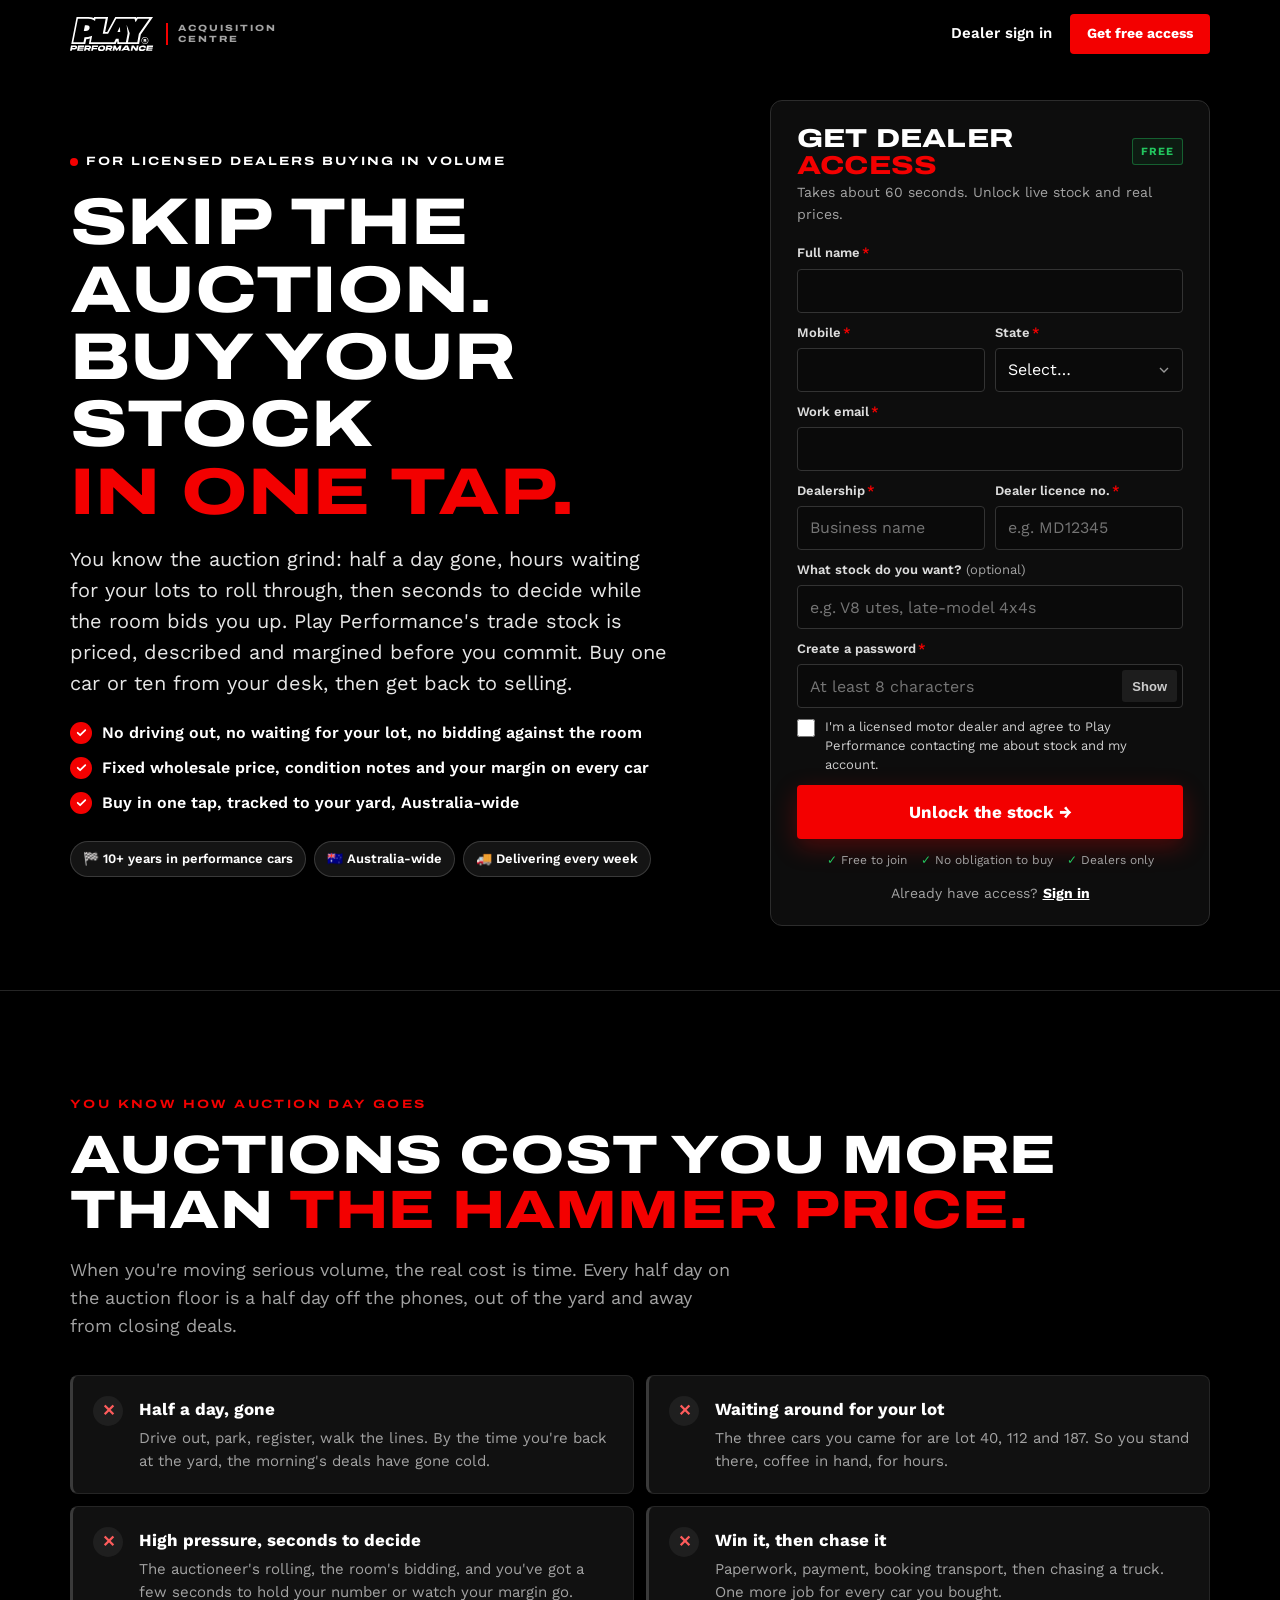
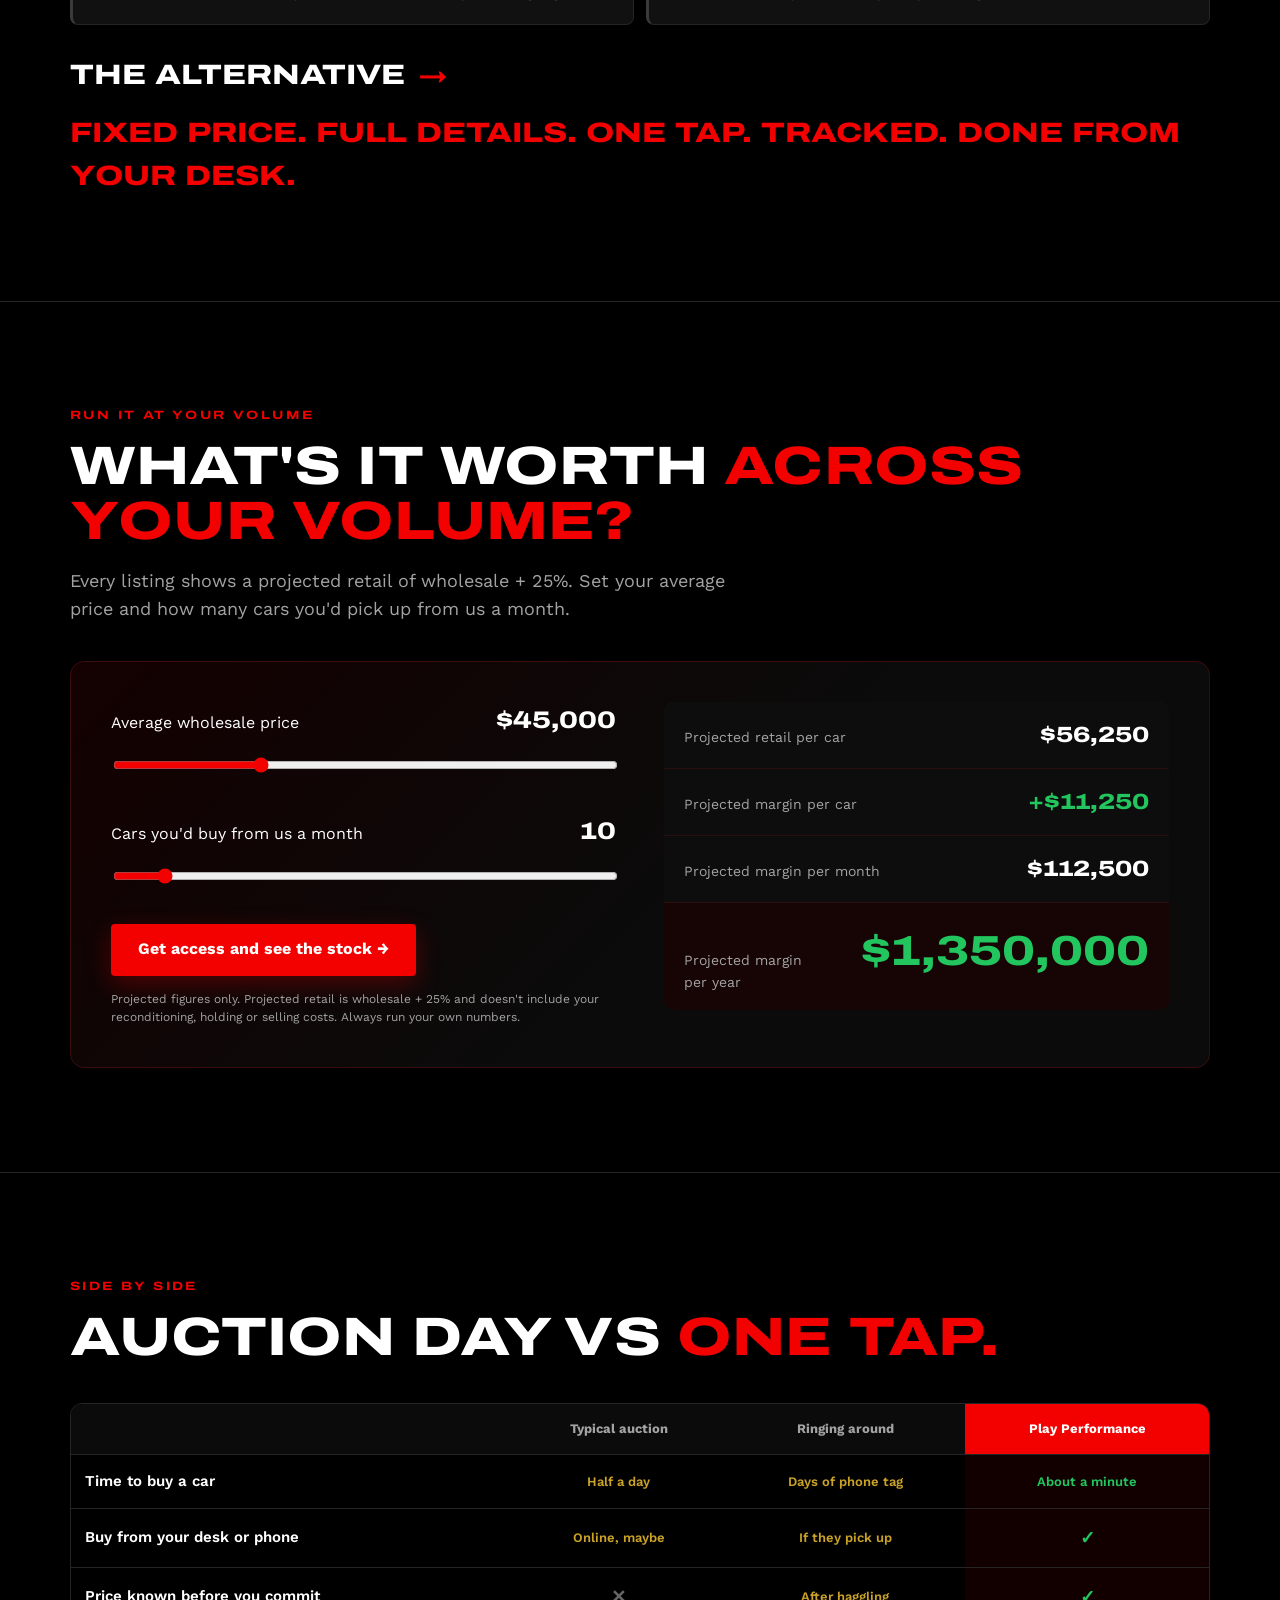
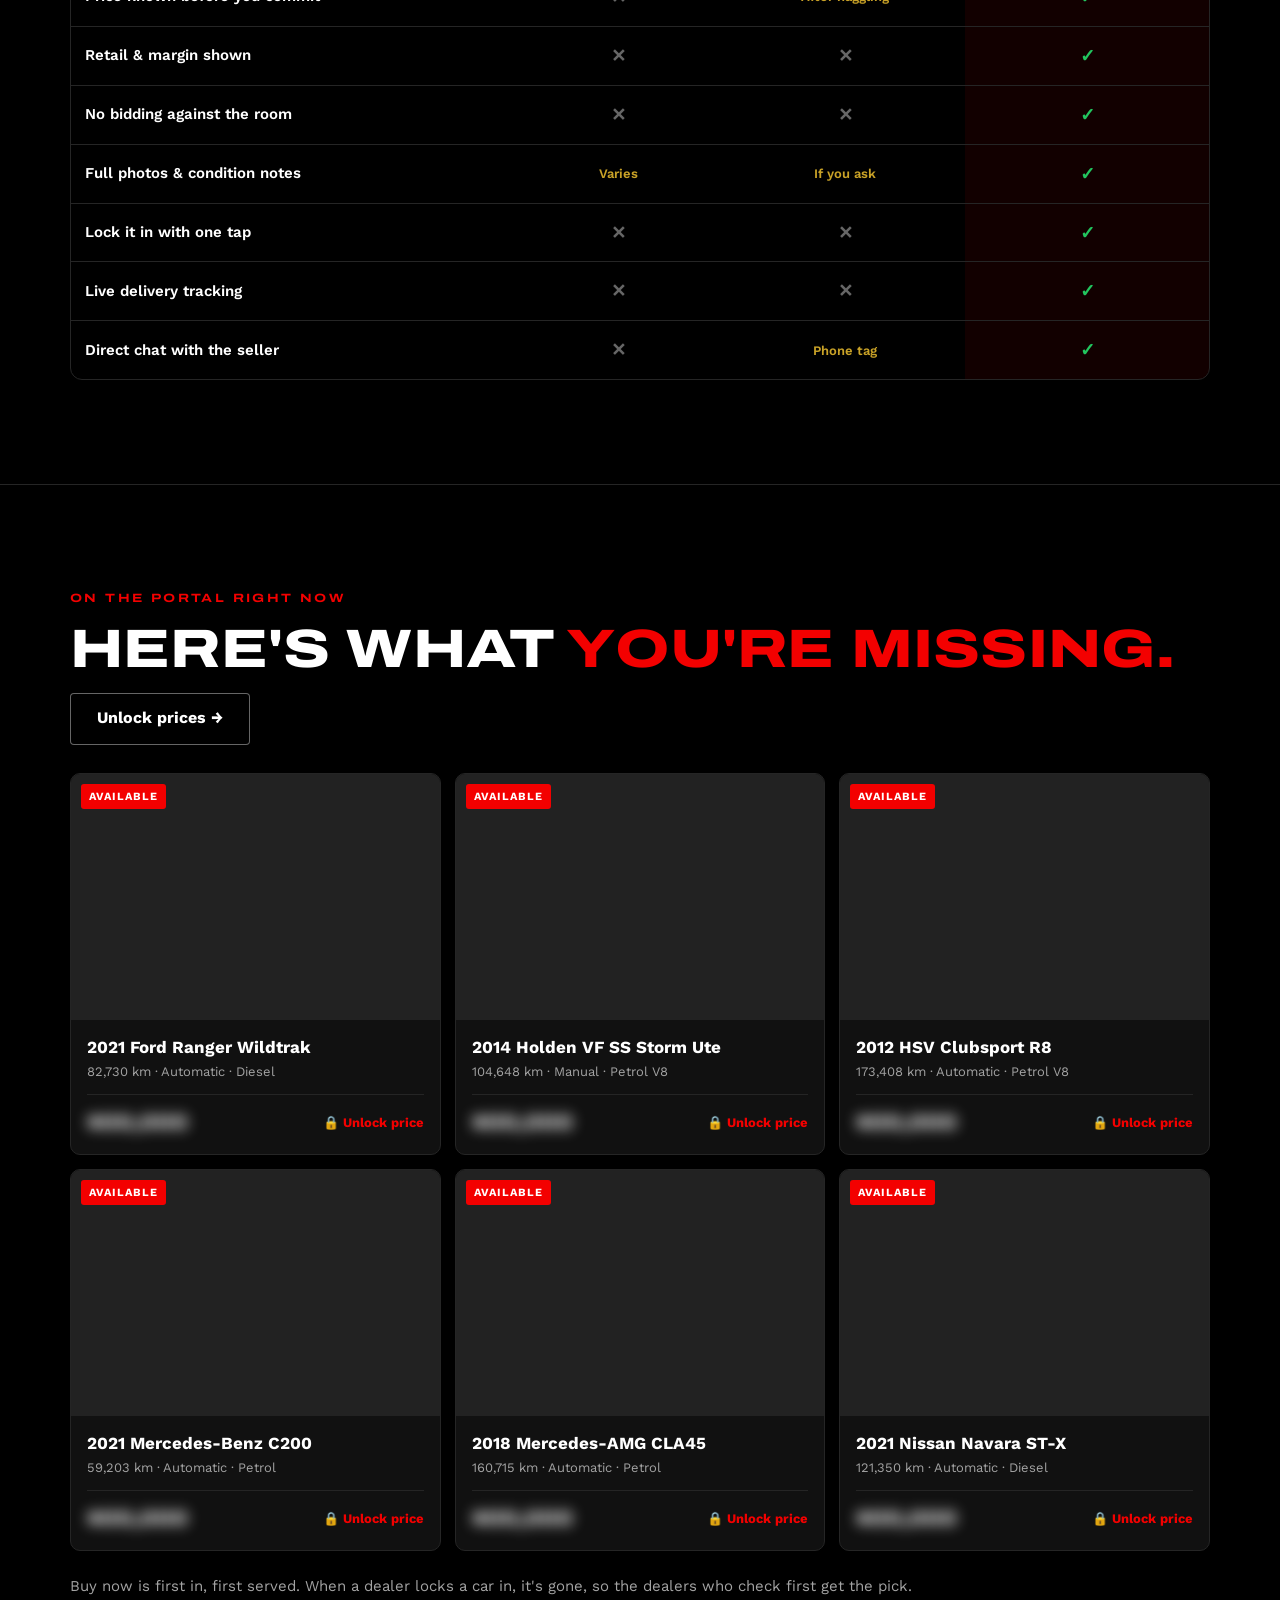
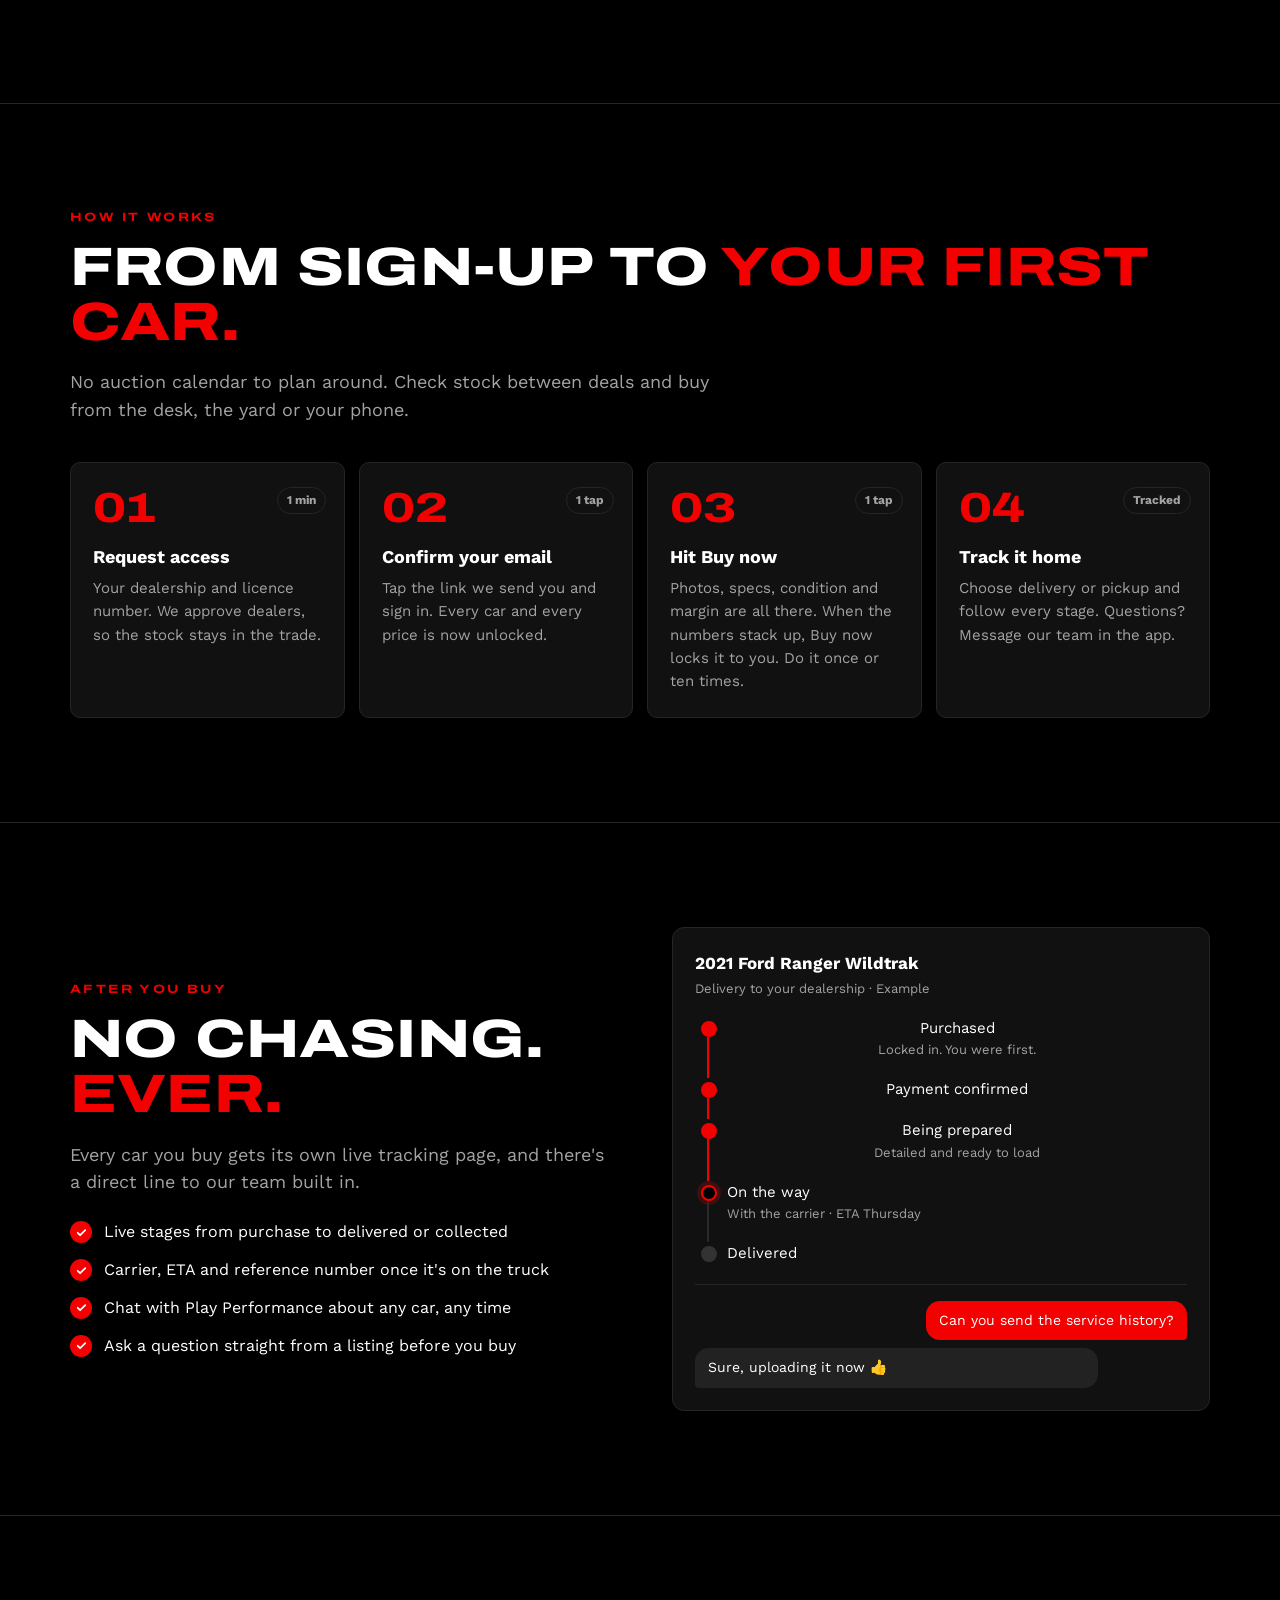
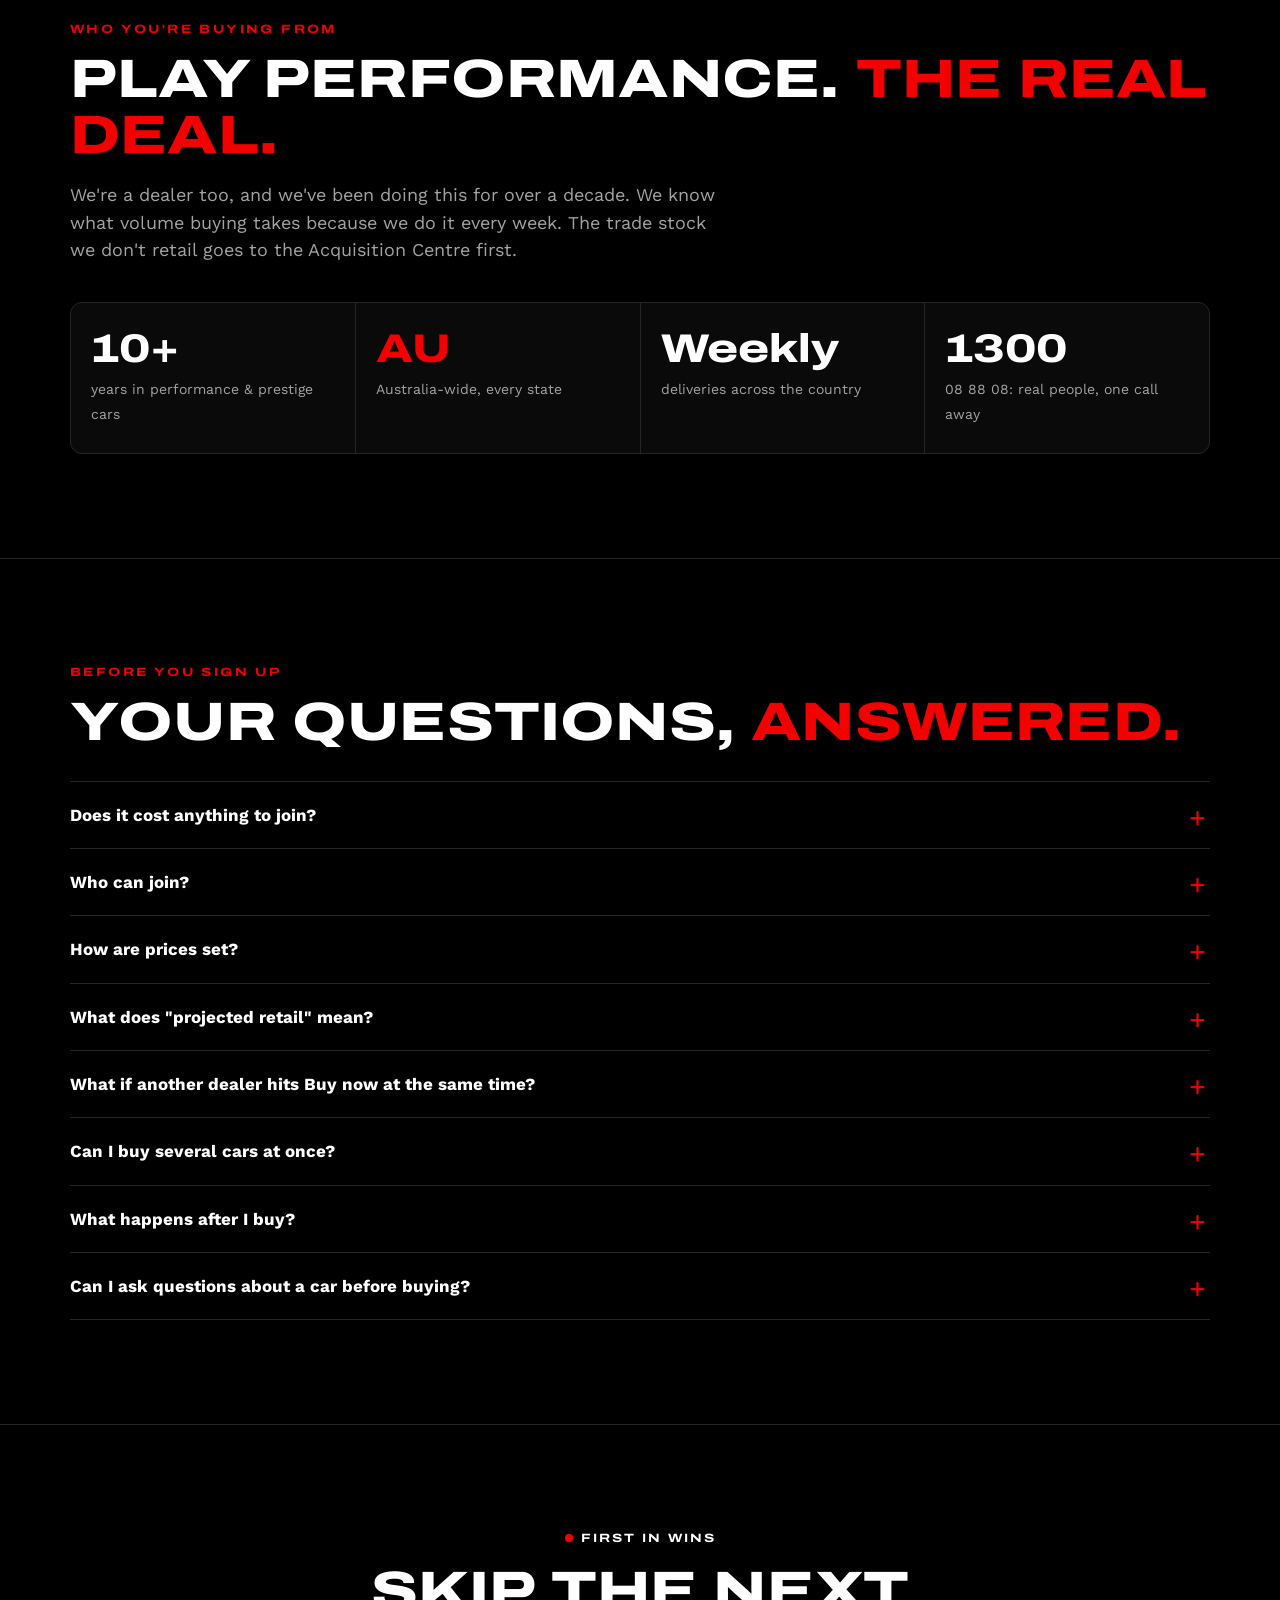
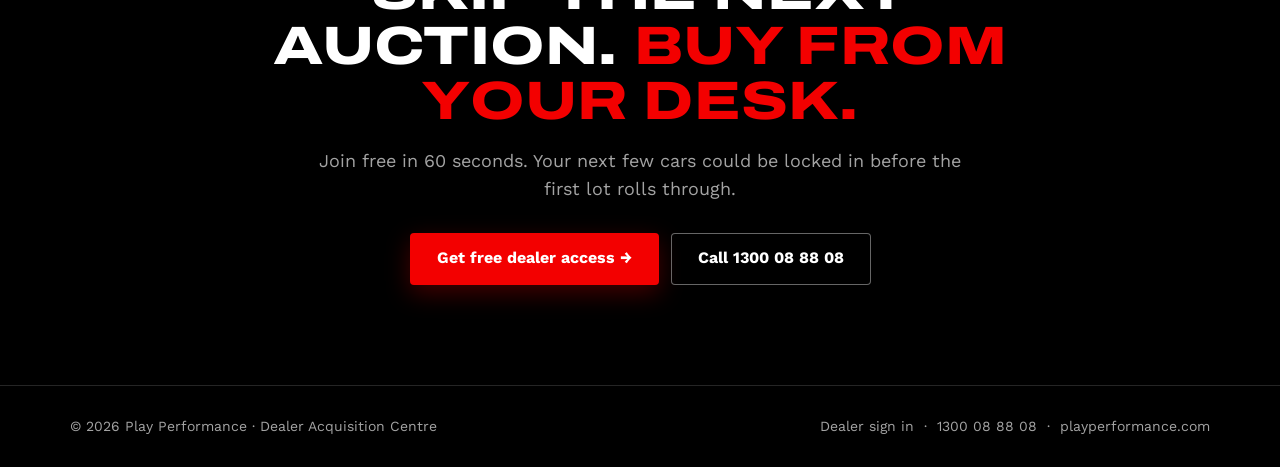
<file: join/index.html>
<!DOCTYPE html>
<html lang="en">
<head>
<meta charset="utf-8">
<meta name="viewport" content="width=device-width, initial-scale=1, viewport-fit=cover">
<meta name="theme-color" content="#000000">
<title>Get Dealer Access | Play Performance Acquisition Centre</title>
<meta name="description" content="Clean performance and prestige trade stock at fixed wholesale prices, with your projected retail margin shown on every car. Licensed dealers only. Free to join.">
<meta property="og:title" content="Fixed-price trade stock for licensed dealers | Play Performance">
<meta property="og:description" content="No auctions. No haggling. Your margin shown upfront on every car. First in wins.">
<meta property="og:image" content="https://playperformance.com/wp-content/uploads/2026/11/PP67281-1024x683.jpg">
<link rel="icon" href="https://playperformance.com/wp-content/uploads/2023/07/cropped-playperffavi-32x32.png">
<link rel="apple-touch-icon" href="https://playperformance.com/wp-content/uploads/2023/07/cropped-playperffavi-180x180.png">
<link rel="preconnect" href="https://fonts.googleapis.com">
<link href="https://fonts.googleapis.com/css2?family=Work+Sans:wght@400;500;600;700&family=Archivo:wdth,wght@125,700;125,800&display=swap" rel="stylesheet">
<style>
:root{--red:#F30000;--red-d:#c80000;--bg:#000;--card:#111;--card2:#181818;--line:#252525;--text:#fff;--muted:#a3a3a3;--green:#22c55e;--head:"Archivo",Arial,sans-serif}
*{box-sizing:border-box}
html{scroll-behavior:smooth;scroll-padding-top:80px}
html,body{margin:0;background:var(--bg);color:var(--text)}
body{font-family:"Work Sans",Arial,sans-serif;-webkit-font-smoothing:antialiased;line-height:1.55;padding-bottom:84px}
@media(min-width:960px){body{padding-bottom:0}}
a{color:inherit}
.hx{font-family:var(--head);font-stretch:125%;font-weight:800;text-transform:uppercase;letter-spacing:.2px;line-height:1.02;margin:0}
.red{color:var(--red)}.muted{color:var(--muted)}.grn{color:var(--green)}
.wrap{max-width:1180px;margin:0 auto;padding:0 20px}
.btn{display:inline-flex;align-items:center;justify-content:center;gap:8px;min-height:52px;padding:0 26px;border-radius:4px;font-weight:700;font-size:16px;text-decoration:none;border:1.5px solid transparent;transition:background .15s,transform .15s,box-shadow .15s;cursor:pointer;font-family:inherit}
.btn:active{transform:scale(.98)}
.btn-red{background:var(--red);color:#fff;box-shadow:0 8px 24px rgba(243,0,0,.28)}.btn-red:hover{background:var(--red-d)}
.btn-ghost{border-color:rgba(255,255,255,.4);color:#fff;background:rgba(0,0,0,.25)}.btn-ghost:hover{border-color:#fff}
.kick{display:inline-flex;align-items:center;gap:8px;font-family:var(--head);font-stretch:125%;font-weight:700;font-size:12px;letter-spacing:2px;text-transform:uppercase}
.dot{width:8px;height:8px;border-radius:50%;background:var(--red);animation:pulse 1.8s infinite}
@keyframes pulse{0%{box-shadow:0 0 0 0 rgba(243,0,0,.7)}70%{box-shadow:0 0 0 10px rgba(243,0,0,0)}100%{box-shadow:0 0 0 0 rgba(243,0,0,0)}}

/* nav */
.nav{position:fixed;inset:0 0 auto;z-index:20;transition:background .25s,border-color .25s;border-bottom:1px solid transparent}
.nav.solid{background:rgba(0,0,0,.92);backdrop-filter:blur(10px);border-color:var(--line)}
.nav .wrap{display:flex;align-items:center;justify-content:space-between;height:68px}
.logo{display:flex;align-items:center;gap:12px;text-decoration:none;color:#fff}
.logo svg{height:34px;width:auto}
.logo span{font-family:var(--head);font-stretch:125%;font-weight:800;font-size:9px;letter-spacing:2px;line-height:1.25;border-left:2px solid var(--red);padding-left:10px;text-transform:uppercase}
.nav-r{display:flex;align-items:center;gap:18px}
.nav-r a.sl{font-weight:600;text-decoration:none;font-size:15px}.nav-r a.sl:hover{color:var(--red)}
.nav-r .btn{min-height:40px;padding:0 16px;font-size:14px;box-shadow:none}
@media(max-width:560px){.logo span{display:none}.nav-r .btn{display:none}}

/* hero */
.hero{position:relative;overflow:hidden}
.slides,.slide,.shade{position:absolute;inset:0}
.slides{bottom:auto;height:100svh;max-height:980px}
.slide{background-size:cover;background-position:center;opacity:0;transform:scale(1.08);transition:opacity 1.4s ease,transform 7s linear}
.slide.on{opacity:1;transform:scale(1)}
.shade{background:linear-gradient(180deg,rgba(0,0,0,.6) 0%,rgba(0,0,0,.35) 30%,rgba(0,0,0,.85) 72%,#000 100%)}
@media(min-width:960px){.shade{background:linear-gradient(90deg,rgba(0,0,0,.88) 0%,rgba(0,0,0,.55) 55%,rgba(0,0,0,.7) 100%),linear-gradient(180deg,transparent 70%,#000 100%)}}
.hero-g{position:relative;display:grid;grid-template-columns:minmax(0,1fr);gap:34px;padding-top:120px;padding-bottom:64px}
@media(min-width:960px){.hero-g{grid-template-columns:1.1fr 440px;gap:56px;align-items:center;min-height:100svh;padding-top:100px}}
.hero h1{font-size:clamp(38px,8.6vw,66px);margin:16px 0 18px}
.hero .lead{font-size:clamp(17px,2vw,20px);max-width:600px;color:#e7e7e7;margin:0 0 22px}
.hl{list-style:none;padding:0;margin:0 0 26px;display:grid;gap:10px}
.hl li{display:flex;gap:10px;font-weight:600;font-size:16px}
.hl li:before{content:"";flex:0 0 22px;height:22px;border-radius:50%;background:var(--red) url("data:image/svg+xml,%3Csvg xmlns='http://www.w3.org/2000/svg' viewBox='0 0 24 24' fill='none' stroke='white' stroke-width='3.2' stroke-linecap='round' stroke-linejoin='round'%3E%3Cpath d='M5 12.5l4.5 4.5L19 7.5'/%3E%3C/svg%3E") center/13px no-repeat;margin-top:1px}
.proof{display:flex;flex-wrap:wrap;gap:8px}
.proof span{font-size:13px;font-weight:600;padding:7px 12px;border-radius:999px;background:rgba(255,255,255,.08);border:1px solid rgba(255,255,255,.16);backdrop-filter:blur(6px)}
.mob-cta{margin-bottom:22px}
@media(min-width:960px){.mob-cta{display:none}}

/* form card */
.fcard{background:rgba(14,14,14,.94);border:1px solid #2c2c2c;border-radius:12px;padding:26px 22px 22px;box-shadow:0 30px 80px rgba(0,0,0,.6);backdrop-filter:blur(12px)}
@media(min-width:960px){.fcard{padding:24px 26px 20px}.fcard .fs{margin-bottom:14px}}
.fcard .ft{display:flex;align-items:center;justify-content:space-between;gap:10px;margin-bottom:4px}
.fcard h2.hx{font-size:clamp(22px,6vw,26px);margin:0}
.fcard .free{font-size:11px;font-weight:700;letter-spacing:1px;text-transform:uppercase;color:var(--green);border:1px solid rgba(34,197,94,.4);background:rgba(34,197,94,.08);padding:4px 8px;border-radius:3px;white-space:nowrap}
.fcard .fs{color:var(--muted);font-size:14px;margin:0 0 18px}
.fg{display:grid;gap:10px}
.two{display:grid;grid-template-columns:1fr 1fr;gap:10px}
.lbl{display:block;font-size:13px;font-weight:600;margin:0 0 5px;color:#ddd}
.lbl i{color:var(--red);font-style:normal;margin-left:2px}
.lbl em{color:var(--muted);font-style:normal;font-weight:400}
.inp{width:100%;height:44px;border-radius:4px;border:1px solid #333;background:#0a0a0a;color:#fff;padding:0 12px;font-size:16px;font-family:inherit;outline:none;transition:border-color .15s}
.inp:focus{border-color:var(--red)}
select.inp{appearance:none;background-image:url("data:image/svg+xml,%3Csvg xmlns='http://www.w3.org/2000/svg' viewBox='0 0 24 24' fill='none' stroke='%23999' stroke-width='2'%3E%3Cpath d='M6 9l6 6 6-6'/%3E%3C/svg%3E");background-repeat:no-repeat;background-position:right 10px center;background-size:16px;padding-right:32px}
.pw{position:relative}.pw .inp{padding-right:64px}
.pw button{position:absolute;right:6px;top:6px;height:32px;padding:0 10px;border:0;background:#1d1d1d;color:#ccc;border-radius:3px;font-size:13px;font-weight:600;cursor:pointer}
.check{display:flex;gap:10px;align-items:flex-start;font-size:13px;color:#cfcfcf;cursor:pointer;line-height:1.45}
.check input{width:18px;height:18px;margin:1px 0 0;accent-color:var(--red);flex:0 0 auto}
.err{color:#ff5c5c;font-size:14px;font-weight:600;min-height:0}
.err:empty{display:none}
.fcard .btn{width:100%;min-height:54px;font-size:17px}
.fnote{display:flex;justify-content:center;gap:14px;flex-wrap:wrap;font-size:12px;color:var(--muted);margin:12px 0 0}
.fnote span:before{content:"✓ ";color:var(--green)}
.fsw{text-align:center;font-size:14px;color:var(--muted);margin:14px 0 0}
.fsw a{color:#fff;font-weight:700}
.done{text-align:center;padding:16px 4px 6px}
.done .big{width:64px;height:64px;border-radius:50%;background:rgba(34,197,94,.12);border:2px solid var(--green);display:flex;align-items:center;justify-content:center;font-size:30px;margin:0 auto 16px}
.done p{color:#d4d4d4;margin:8px 0 18px}

/* sections */
section{padding:76px 0}
@media(min-width:960px){section{padding:104px 0}}
.rule{border-top:1px solid var(--line)}
.eyebrow{font-family:var(--head);font-stretch:125%;font-weight:700;font-size:12px;letter-spacing:2.4px;text-transform:uppercase;color:var(--red);margin:0 0 14px}
h2.hx{font-size:clamp(30px,5.6vw,54px);margin-bottom:18px}
.sub{font-size:18px;color:var(--muted);max-width:660px;margin:0}
.center{text-align:center}.center .sub{margin-left:auto;margin-right:auto}

/* pain */
.pains{display:grid;gap:12px;margin-top:36px}
@media(min-width:760px){.pains{grid-template-columns:repeat(2,1fr)}}
.pain{display:flex;gap:16px;background:var(--card);border:1px solid var(--line);border-left:3px solid #3a3a3a;border-radius:8px;padding:20px}
.pain .x{flex:0 0 30px;height:30px;border-radius:50%;background:#1f1f1f;color:#ff5c5c;display:flex;align-items:center;justify-content:center;font-weight:800}
.pain h3{margin:0 0 4px;font-size:17px}.pain p{margin:0;color:var(--muted);font-size:15px}
.fix{margin-top:28px;display:flex;align-items:center;gap:14px;flex-wrap:wrap;font-family:var(--head);font-stretch:125%;font-weight:800;text-transform:uppercase;font-size:clamp(20px,3vw,28px)}
.fix .arr{color:var(--red)}

/* calculator */
.calc{display:grid;gap:28px;margin-top:38px;background:linear-gradient(135deg,#140000 0%,#0b0b0b 55%);border:1px solid #3a0d0d;border-radius:14px;padding:26px 22px}
@media(min-width:900px){.calc{grid-template-columns:1fr 1fr;gap:48px;padding:40px}}
.rng{margin-bottom:26px}
.rng .top{display:flex;justify-content:space-between;align-items:baseline;margin-bottom:10px}
.rng .top b{font-family:var(--head);font-stretch:125%;font-weight:800;font-size:24px}
input[type=range]{width:100%;accent-color:var(--red);height:28px}
.out{display:grid;gap:1px;background:#2a0f0f;border-radius:10px;overflow:hidden;align-self:start}
.out div{background:#0d0d0d;padding:16px 20px;display:flex;justify-content:space-between;align-items:baseline;gap:12px}
.out .l{color:var(--muted);font-size:14px}
.out .v{font-family:var(--head);font-stretch:125%;font-weight:800;font-size:22px}
.out .yr{background:#170404}
.out .yr .v{font-size:clamp(30px,5vw,42px);color:var(--green)}
.calc .disc{font-size:12px;color:var(--muted);margin:14px 0 0}

/* comparison */
.cmp{margin-top:38px;border:1px solid var(--line);border-radius:12px;overflow:hidden}
.cmp table{width:100%;border-collapse:collapse;font-size:15px}
.cmp th,.cmp td{padding:15px 14px;border-bottom:1px solid var(--line);text-align:center;vertical-align:middle}
.cmp tr:last-child td{border-bottom:0}
.cmp th{font-size:13px;font-weight:700;color:var(--muted);background:#0b0b0b}
.cmp th.us{background:var(--red);color:#fff}
.cmp td:first-child,.cmp th:first-child{text-align:left;font-weight:600}
.cmp td.us{background:rgba(243,0,0,.07);font-weight:700}
.y{color:var(--green);font-weight:800;font-size:18px}.n{color:#666;font-weight:800;font-size:18px}.s{color:#c9a227;font-size:13px;font-weight:600}
@media(max-width:620px){.cmp th,.cmp td{padding:12px 8px;font-size:13px}.cmp th{font-size:11px}}

/* stock teaser */
.stock-head{display:flex;flex-wrap:wrap;align-items:flex-end;justify-content:space-between;gap:16px;margin-bottom:28px}
.rail{display:grid;grid-auto-flow:column;grid-auto-columns:78%;gap:14px;overflow-x:auto;scroll-snap-type:x mandatory;padding-bottom:6px;scrollbar-width:none}
.rail::-webkit-scrollbar{display:none}
@media(min-width:640px){.rail{grid-auto-columns:46%}}
@media(min-width:1000px){.rail{grid-auto-flow:row;grid-template-columns:repeat(3,1fr);overflow:visible}}
.car{scroll-snap-align:start;background:var(--card);border:1px solid var(--line);border-radius:10px;overflow:hidden;text-decoration:none;color:#fff;transition:border-color .2s,transform .2s}
.car:hover{border-color:#444;transform:translateY(-2px)}
.car .im{aspect-ratio:3/2;background:#222 center/cover;position:relative}
.car .im b{position:absolute;left:10px;top:10px;background:var(--red);font-size:11px;letter-spacing:1px;text-transform:uppercase;padding:4px 8px;border-radius:3px}
.car .cb{padding:14px 16px 16px}
.car h3{margin:0;font-size:17px}
.car .meta{color:var(--muted);font-size:13px;margin:2px 0 12px}
.lock{display:flex;align-items:center;justify-content:space-between;gap:10px;border-top:1px solid var(--line);padding-top:12px}
.lock .blur{font-family:var(--head);font-stretch:125%;font-weight:800;font-size:20px;filter:blur(7px);user-select:none}
.lock .lk{font-size:13px;font-weight:700;color:var(--red);white-space:nowrap}

/* steps */
.steps{display:grid;gap:14px;margin-top:38px;counter-reset:s}
@media(min-width:760px){.steps{grid-template-columns:repeat(2,1fr)}}
@media(min-width:1100px){.steps{grid-template-columns:repeat(4,1fr)}}
.step{position:relative;background:var(--card);border:1px solid var(--line);border-radius:10px;padding:24px 22px}
.step:before{counter-increment:s;content:"0" counter(s);font-family:var(--head);font-stretch:125%;font-weight:800;font-size:42px;color:var(--red);line-height:1;display:block;margin-bottom:14px}
.step h3{margin:0 0 6px;font-size:18px}.step p{margin:0;color:var(--muted);font-size:15px}
.step .t{position:absolute;right:18px;top:24px;font-size:12px;font-weight:700;color:var(--muted);border:1px solid var(--line);border-radius:999px;padding:3px 9px}

/* split + tracking */
.split{display:grid;gap:40px;align-items:center}
@media(min-width:900px){.split{grid-template-columns:1fr 1fr;gap:64px}}
.ticks{list-style:none;padding:0;margin:24px 0 0;display:grid;gap:13px}
.ticks li{display:flex;gap:12px;font-size:16px}
.ticks li:before{content:"";flex:0 0 22px;height:22px;border-radius:50%;background:var(--red) url("data:image/svg+xml,%3Csvg xmlns='http://www.w3.org/2000/svg' viewBox='0 0 24 24' fill='none' stroke='white' stroke-width='3.2' stroke-linecap='round' stroke-linejoin='round'%3E%3Cpath d='M5 12.5l4.5 4.5L19 7.5'/%3E%3C/svg%3E") center/13px no-repeat;margin-top:1px}
.track{background:var(--card);border:1px solid var(--line);border-radius:12px;padding:22px}
.track h4{margin:0 0 2px;font-size:17px}.track .tm{color:var(--muted);font-size:13px;margin:0 0 18px}
.tl{list-style:none;margin:0;padding:0}
.tl li{position:relative;padding:0 0 18px 32px;font-size:15px}.tl li:last-child{padding-bottom:0}
.tl li:before{content:"";position:absolute;left:6px;top:4px;width:12px;height:12px;border-radius:50%;background:#333;border:2px solid #333}
.tl li:after{content:"";position:absolute;left:12px;top:20px;bottom:0;width:2px;background:#2a2a2a}
.tl li:last-child:after{display:none}
.tl li.done:before{background:var(--red);border-color:var(--red)}.tl li.done:after{background:var(--red)}
.tl li.now:before{background:#000;border-color:var(--red);box-shadow:0 0 0 4px rgba(243,0,0,.2)}
.tl li small{display:block;color:var(--muted);font-size:13px}
.chatb{margin-top:18px;border-top:1px solid var(--line);padding-top:16px;display:grid;gap:8px}
.bub{max-width:82%;padding:9px 13px;border-radius:14px;font-size:14px}
.bub.me{justify-self:end;background:var(--red);border-bottom-right-radius:4px}
.bub.them{background:#222;border-bottom-left-radius:4px}

/* why PP */
.stats{display:grid;grid-template-columns:repeat(2,1fr);gap:1px;background:var(--line);border:1px solid var(--line);border-radius:12px;overflow:hidden;margin-top:38px}
@media(min-width:900px){.stats{grid-template-columns:repeat(4,1fr)}}
.stat{background:#0a0a0a;padding:26px 20px}
.stat b{display:block;font-family:var(--head);font-stretch:125%;font-weight:800;font-size:clamp(28px,4vw,40px);line-height:1;margin-bottom:8px}
.stat span{color:var(--muted);font-size:14px}

/* faq */
.faq{margin-top:30px;border-top:1px solid var(--line)}
.faq details{border-bottom:1px solid var(--line)}
.faq summary{list-style:none;cursor:pointer;padding:20px 40px 20px 0;font-weight:700;font-size:17px;position:relative}
.faq summary::-webkit-details-marker{display:none}
.faq summary:after{content:"+";position:absolute;right:4px;top:14px;font-size:28px;font-weight:400;color:var(--red);transition:transform .2s}
.faq details[open] summary:after{transform:rotate(45deg)}
.faq p{margin:0 0 20px;color:var(--muted);max-width:760px}

/* final */
.final{position:relative;overflow:hidden;text-align:center;padding:100px 0}
.final .bgimg{position:absolute;inset:0;background:url("https://playperformance.com/wp-content/uploads/2026/11/PP67036-1024x683.jpg") center/cover;opacity:.3}
.final:after{content:"";position:absolute;inset:0;background:radial-gradient(ellipse at center,rgba(0,0,0,.3),#000 75%)}
.final .wrap{position:relative;z-index:1}
.final h2{margin-left:auto;margin-right:auto;max-width:860px}
.final .sub{margin:0 auto 30px}
.final .ctas{display:flex;flex-wrap:wrap;gap:12px;justify-content:center}
@media(max-width:560px){.final .ctas .btn{flex:1 1 100%}}
footer{border-top:1px solid var(--line);padding:30px 0;color:var(--muted);font-size:14px}
footer .wrap{display:flex;flex-wrap:wrap;gap:12px 28px;justify-content:space-between;align-items:center}
footer a{text-decoration:none}footer a:hover{color:#fff}

.mcta{position:fixed;left:0;right:0;bottom:0;z-index:30;padding:12px 16px calc(12px + env(safe-area-inset-bottom));background:rgba(0,0,0,.94);backdrop-filter:blur(10px);border-top:1px solid var(--line);transform:translateY(110%);transition:transform .3s}
.mcta.show{transform:none}
.mcta .btn{width:100%;min-height:50px}
@media(min-width:960px){.mcta{display:none}}

.rv{opacity:0;transform:translateY(22px);transition:opacity .7s ease,transform .7s ease}
.rv.in{opacity:1;transform:none}
@media(prefers-reduced-motion:reduce){.rv{opacity:1;transform:none}.slide{transition:opacity .5s}.dot{animation:none}html{scroll-behavior:auto}}
</style>
</head>
<body>

<header class="nav" id="nav">
  <div class="wrap">
    <a class="logo" href="#top" aria-label="Play Performance"><svg xmlns="http://www.w3.org/2000/svg" viewBox="0 0 123 50" fill="none" aria-label="Play Performance"><path d="M71.7053 21.9331H71.8022H71.9908H72.0878H73.8296L73.2783 14.3462L69.7695 21.9331H70.0532H71.7053Z" fill="currentColor"/><path d="M23.8652 32.6092C25.6922 32.5235 27.5044 32.2419 29.2704 31.7692L27.7099 39.7432H67.1782L69.3331 35.0704L69.6743 39.7432H101.615L104.129 25.568L122.124 0H98.5639L97.5978 1.42679L97.1489 0H66.6215L54.6781 21.9886H51.7421L56.0447 0H35.4872L35.1963 1.51418C32.8026 0.508293 29.9743 0 26.7707 0H9.69693L8.98762 3.59194L6.02825 18.7052L1.91245 39.7503H22.4681L23.8652 32.6092ZM21.3404 29.9625L19.9038 37.2748H4.86821L11.6363 2.6895H26.4852C29.6457 2.6895 32.3518 3.22454 34.5283 4.29463C35.3515 4.68809 36.1259 5.17528 36.8358 5.74639L37.4338 2.68414H52.4766L48.1668 24.6709H56.0088L67.9486 2.6895H94.8737L96.4306 7.57089L99.7222 2.6895H116.642L101.279 24.5158L99.02 37.2748H85.2594L87.8919 23.8256L83.2338 11.5195L84.823 23.97L82.2174 37.2748H71.9297L71.549 32.0439H67.4781L65.0574 37.2748H30.6656L32.5996 27.3979C31.9298 27.7747 31.2378 28.1112 30.5274 28.4056C28.0277 29.4364 25.1905 29.9572 22.0875 29.9572L21.3404 29.9625Z" fill="currentColor"/><path d="M109.624 35.37H110.398C110.55 35.37 110.757 35.3932 110.818 35.4948C110.915 35.714 110.954 35.9538 110.933 36.1922C110.929 36.3114 110.936 36.4308 110.953 36.5489C110.969 36.6866 111.009 36.8206 111.071 36.9448L111.15 37.1035H112.7L112.321 36.6416C112.259 36.5481 112.221 36.441 112.21 36.3295C112.173 36.1246 112.156 35.9169 112.158 35.7088C112.162 35.5369 112.139 35.3653 112.089 35.2005C112.047 35.0625 111.974 34.9362 111.874 34.8314L111.834 34.7886L111.863 34.7618C111.98 34.6417 112.072 34.4999 112.134 34.3445C112.207 34.1526 112.242 33.9485 112.237 33.7434C112.237 33.2209 112.018 32.3416 110.592 32.3167H108.335V37.0982H109.624V35.37ZM109.624 33.4884H110.507C110.584 33.4881 110.661 33.4947 110.737 33.508C110.77 33.5125 110.802 33.5254 110.829 33.5455L110.859 33.5651C110.879 33.5772 110.895 33.5945 110.906 33.615C110.931 33.691 110.942 33.7707 110.938 33.8504C110.938 34.1447 110.831 34.2446 110.518 34.2446H109.62L109.624 33.4884Z" fill="currentColor"/><path d="M110.152 39.8019C111.176 39.8019 112.177 39.5003 113.028 38.9353C113.879 38.3704 114.543 37.5673 114.935 36.6278C115.327 35.6882 115.429 34.6544 115.229 33.657C115.03 32.6596 114.537 31.7434 113.813 31.0243C113.088 30.3052 112.166 29.8155 111.162 29.6171C110.157 29.4187 109.117 29.5205 108.171 29.9097C107.225 30.2989 106.416 30.9579 105.847 31.8035C105.278 32.649 104.975 33.6431 104.975 34.6601C104.976 36.0234 105.522 37.3304 106.493 38.2943C107.463 39.2583 108.779 39.8005 110.152 39.8019ZM110.152 30.2014C111.04 30.2014 111.908 30.4629 112.646 30.9528C113.384 31.4427 113.96 32.1391 114.299 32.9538C114.639 33.7685 114.728 34.665 114.555 35.53C114.382 36.3949 113.954 37.1893 113.326 37.8129C112.698 38.4364 111.898 38.8611 111.028 39.0331C110.157 39.2052 109.254 39.1169 108.434 38.7794C107.613 38.4419 106.912 37.8705 106.419 37.1372C105.926 36.404 105.662 35.5419 105.662 34.6601C105.662 33.4776 106.135 32.3435 106.977 31.5073C107.819 30.6711 108.961 30.2014 110.152 30.2014Z" fill="currentColor"/><path d="M24.6176 12.1384H21.9635L20.3581 20.3425L20.324 20.5208H23.1972C24.781 20.5101 26.038 20.1534 26.9359 19.424C27.6772 18.844 28.232 18.0618 28.5323 17.1732C28.6145 16.9316 28.6811 16.6849 28.7316 16.4348C28.9848 15.1383 28.7549 14.0842 28.0582 13.3102C27.392 12.5326 26.232 12.1384 24.6104 12.1384" fill="currentColor"/><path d="M7.92096 42.0083H4.14993V41.9958H1.52816V42.0083L1.12233 44.0611L0.79012 45.7608L0.384286 47.8261L0 49.7808H2.61638L2.99887 47.8189H6.77887C8.49918 47.8189 10.1548 46.5081 10.4691 44.9101C10.7833 43.3121 9.64306 42.0012 7.92096 42.0012M7.85272 44.9101C7.79153 45.1488 7.6528 45.3608 7.45803 45.5133C7.26325 45.6658 7.02328 45.7503 6.77528 45.7537H3.41188L3.74589 44.054H7.12186C7.23122 44.0488 7.34034 44.0685 7.44087 44.1115C7.5414 44.1546 7.63069 44.22 7.7019 44.3026C7.77311 44.3852 7.82437 44.4829 7.85176 44.5881C7.87914 44.6934 7.88193 44.8035 7.8599 44.9101" fill="currentColor"/><path d="M20.4443 43.9505L20.8268 41.9958H14.5005H13.6277H11.8841L10.3577 49.7683L10.3523 49.7915H19.2968L19.3004 49.7683L19.5949 48.2701L19.6847 47.8154H13.3566L13.5433 46.8719H19.4333L19.4351 46.8665H19.8715L20.254 44.9118H18.8156V44.9172H13.9258L14.1162 43.9505H20.4443Z" fill="currentColor"/><path d="M28.3994 42.0083H24.6284V41.9958H22.0067V42.0083L21.6044 44.0611L21.2704 45.7608L20.8646 47.8261L20.4803 49.7879H23.0967L23.4792 47.8261H25.9932L27.0526 49.7879H30.1054L28.597 47.5657C29.7588 47.1109 30.707 46.1014 30.9314 44.9243C31.2475 43.3192 30.1054 42.0155 28.3833 42.0155M28.315 44.9243C28.2533 45.1628 28.1144 45.3744 27.9198 45.5269C27.7251 45.6793 27.4854 45.764 27.2376 45.7679H23.8832L24.2172 44.0683H27.5824C27.6926 44.0613 27.803 44.0798 27.9049 44.1221C28.0068 44.1644 28.0975 44.2295 28.17 44.3124C28.2424 44.3952 28.2947 44.4935 28.3226 44.5996C28.3506 44.7058 28.3535 44.8169 28.3312 44.9243" fill="currentColor"/><path d="M40.9497 44.0058L41.3448 41.9958H35.207H32.6247H32.5906L31.0607 49.7915H33.6752L34.1332 47.4604H39.8472L39.8903 47.2375L40.1973 45.6716L40.2404 45.4505H34.5282L34.8119 44.0058H40.9497Z" fill="currentColor"/><path d="M47.2959 41.7852C43.884 41.7852 41.8171 42.9284 41.2353 45.8872C40.9875 47.1517 41.1365 48.097 41.6681 48.7515C42.3702 49.6183 43.7367 50 45.6833 50C49.0952 50 51.1495 48.8567 51.7331 45.8979C51.9827 44.621 51.8319 43.6882 51.3004 43.0319C50.6 42.1562 49.2425 41.7834 47.2959 41.7834M49.1168 45.8855C48.9372 46.795 47.9639 47.8277 46.1071 47.8277C45.1123 47.8277 44.491 47.5388 44.1552 47.1286C44.0127 46.9568 43.9114 46.7553 43.8588 46.539C43.8063 46.3227 43.8038 46.0974 43.8517 45.8801C44.0312 44.9688 45.0045 43.9361 46.8703 43.9361C47.8544 43.9361 48.4865 44.225 48.8241 44.6352C48.9631 44.8087 49.0616 45.0107 49.1122 45.2267C49.1628 45.4426 49.1644 45.6671 49.1168 45.8837" fill="currentColor"/><path d="M59.9359 42.0083H56.1649V41.9958H53.5432V42.0083L53.1391 44.0611L52.8051 45.7608L52.3993 47.8261L52.0168 49.7879H54.6314L55.0156 47.8261H57.5297L58.5874 49.7879H61.6509L60.1425 47.5657C61.3043 47.1109 62.2524 46.1014 62.4769 44.9243C62.7947 43.3192 61.6527 42.0155 59.9306 42.0155M59.8623 44.9243C59.8006 45.1628 59.6617 45.3744 59.4671 45.5269C59.2724 45.6793 59.0327 45.764 58.7849 45.7679H55.4197L55.7537 44.0683H59.1189C59.2291 44.0613 59.3395 44.0798 59.4414 44.1221C59.5433 44.1644 59.634 44.2295 59.7065 44.3124C59.7789 44.3952 59.8312 44.4935 59.8591 44.5996C59.8871 44.7058 59.89 44.8169 59.8677 44.9243" fill="currentColor"/><path d="M73.1544 41.9958H72.8958L69.0476 46.6276L67.004 41.9958H66.7472H64.1309L62.6027 49.7808H65.2191L65.9733 45.9374L67.7708 49.7683H68.4298H69.0781L72.3786 45.9374L71.6244 49.7808H74.2516L75.7815 41.9958H73.1544Z" fill="currentColor"/><path d="M81.3932 41.9958L75.1944 49.7683H78.2471L79.1827 48.593H84.7171L85.2002 49.7683H88.2529L85.1068 41.9958H81.3932ZM80.8276 46.5277L82.8585 43.9844L83.8803 46.5277H80.8276Z" fill="currentColor"/><path d="M98.2515 41.9958L97.2943 46.8719L93.8465 41.9958H90.7273L89.201 49.7683L89.1992 49.7808H91.8263L92.7871 44.894L96.2331 49.7683H96.7251L96.7233 49.7808H99.3397L99.3415 49.7683L100.868 41.9958H99.1242H98.2515Z" fill="currentColor"/><path d="M107.205 41.7854C103.793 41.7854 101.726 42.9286 101.144 45.8874C100.895 47.1519 101.046 48.0971 101.577 48.7517C102.278 49.6167 103.646 50.0001 105.591 50.0001C108.71 50.0001 110.71 49.0335 111.47 46.5919H108.735C108.291 47.2571 107.395 47.8403 106.02 47.8403C105.025 47.8403 104.404 47.5514 104.068 47.1412C103.925 46.9696 103.824 46.7681 103.771 46.5519C103.718 46.3356 103.715 46.1102 103.763 45.8927C103.942 44.9814 104.915 43.9487 106.783 43.9487C107.767 43.9487 108.399 44.2377 108.737 44.6479C108.865 44.8054 108.958 44.9876 109.012 45.1829H111.752C111.831 44.2609 111.648 43.551 111.213 43.0285C110.513 42.1528 109.153 41.78 107.209 41.78" fill="currentColor"/><path d="M121.939 43.9505L122.321 41.9958H115.995H115.122H113.379L111.852 49.7683L111.847 49.7915H120.791L120.795 49.7683L121.09 48.2701L121.179 47.8154H114.851L115.038 46.8719H119.858H120.928H121.364L121.749 44.9172H121.312H120.31H115.42L115.611 43.9505H121.939Z" fill="currentColor"/></svg><span class="sub">Acquisition<br>Centre</span></a>
    <nav class="nav-r">
      <a class="sl" href="../#signin">Dealer sign in</a>
      <a class="btn btn-red" href="#join">Get free access</a>
    </nav>
  </div>
</header>

<main id="top">
  <!-- HERO + FORM -->
  <div class="hero">
    <div class="slides" aria-hidden="true">
      <div class="slide on" style="background-image:url('https://playperformance.com/wp-content/uploads/2026/11/PP67281-1024x683.jpg')"></div>
      <div class="slide" style="background-image:url('https://playperformance.com/wp-content/uploads/2026/11/PP67115-1024x683.jpg')"></div>
      <div class="slide" style="background-image:url('https://playperformance.com/wp-content/uploads/2026/11/PP67036-1024x683.jpg')"></div>
      <div class="slide" style="background-image:url('https://playperformance.com/wp-content/uploads/2026/11/PP67093-1024x683.jpg')"></div>
      <div class="slide" style="background-image:url('https://playperformance.com/wp-content/uploads/2026/11/PP67270-1024x683.jpg')"></div>
      <div class="slide" style="background-image:url('https://playperformance.com/wp-content/uploads/2026/11/PP67064-1024x683.jpg')"></div>
      <div class="shade"></div>
    </div>
    <div class="wrap hero-g">
      <div>
        <div class="kick"><span class="dot"></span> For licensed dealers buying in volume</div>
        <h1 class="hx">Skip the auction.<br>Buy your stock<br><span class="red">in one tap.</span></h1>
        <p class="lead">You know the auction grind: half a day gone, hours waiting for your lots to roll through, then seconds to decide while the room bids you up. Play Performance's trade stock is priced, described and margined before you commit. Buy one car or ten from your desk, then get back to selling.</p>
        <ul class="hl">
          <li>No driving out, no waiting for your lot, no bidding against the room</li>
          <li>Fixed wholesale price, condition notes and your margin on every car</li>
          <li>Buy in one tap, tracked to your yard, Australia-wide</li>
        </ul>
        <div class="mob-cta"><a class="btn btn-red" href="#join" style="width:100%">Get free dealer access →</a></div>
        <div class="proof"><span>🏁 10+ years in performance cars</span><span>🇦🇺 Australia-wide</span><span>🚚 Delivering every week</span></div>
      </div>

      <!-- SIGN-UP FORM -->
      <div class="fcard" id="join">
        <div id="fWrap">
          <div class="ft"><h2 class="hx">Get dealer <span class="red">access</span></h2><span class="free">Free</span></div>
          <p class="fs">Takes about 60 seconds. Unlock live stock and real prices.</p>
          <form id="jf" class="fg" novalidate>
            <div><label class="lbl" for="jName">Full name<i>*</i></label><input id="jName" class="inp" autocomplete="name"></div>
            <div class="two">
              <div><label class="lbl" for="jPhone">Mobile<i>*</i></label><input id="jPhone" class="inp" type="tel" inputmode="tel" autocomplete="tel"></div>
              <div><label class="lbl" for="jState">State<i>*</i></label><select id="jState" class="inp"><option value="">Select…</option><option>QLD</option><option>NSW</option><option>VIC</option><option>SA</option><option>WA</option><option>TAS</option><option>NT</option><option>ACT</option></select></div>
            </div>
            <div><label class="lbl" for="jEmail">Work email<i>*</i></label><input id="jEmail" class="inp" type="email" inputmode="email" autocomplete="email"></div>
            <div class="two">
              <div><label class="lbl" for="jDealer">Dealership<i>*</i></label><input id="jDealer" class="inp" autocomplete="organization" placeholder="Business name"></div>
              <div><label class="lbl" for="jLic">Dealer licence no.<i>*</i></label><input id="jLic" class="inp" autocapitalize="characters" placeholder="e.g. MD12345"></div>
            </div>
            <div><label class="lbl" for="jLook">What stock do you want? <em>(optional)</em></label><input id="jLook" class="inp" placeholder="e.g. V8 utes, late-model 4x4s"></div>
            <div><label class="lbl" for="jPw">Create a password<i>*</i></label><div class="pw"><input id="jPw" class="inp" type="password" autocomplete="new-password" placeholder="At least 8 characters"><button type="button" id="jEye">Show</button></div></div>
            <label class="check"><input type="checkbox" id="jOk"><span>I'm a licensed motor dealer and agree to Play Performance contacting me about stock and my account.</span></label>
            <div class="err" id="jErr"></div>
            <button class="btn btn-red" type="submit" id="jGo">Unlock the stock →</button>
          </form>
          <div class="fnote"><span>Free to join</span><span>No obligation to buy</span><span>Dealers only</span></div>
          <p class="fsw">Already have access? <a href="../#signin">Sign in</a></p>
        </div>
      </div>
    </div>
  </div>

  <!-- PAIN -->
  <section class="rule">
    <div class="wrap">
      <div class="rv">
        <p class="eyebrow">You know how auction day goes</p>
        <h2 class="hx">Auctions cost you more than <span class="red">the hammer price.</span></h2>
        <p class="sub">When you're moving serious volume, the real cost is time. Every half day on the auction floor is a half day off the phones, out of the yard and away from closing deals.</p>
      </div>
      <div class="pains">
        <div class="pain rv"><span class="x">✕</span><div><h3>Half a day, gone</h3><p>Drive out, park, register, walk the lines. By the time you're back at the yard, the morning's deals have gone cold.</p></div></div>
        <div class="pain rv"><span class="x">✕</span><div><h3>Waiting around for your lot</h3><p>The three cars you came for are lot 40, 112 and 187. So you stand there, coffee in hand, for hours.</p></div></div>
        <div class="pain rv"><span class="x">✕</span><div><h3>High pressure, seconds to decide</h3><p>The auctioneer's rolling, the room's bidding, and you've got a few seconds to hold your number or watch your margin go.</p></div></div>
        <div class="pain rv"><span class="x">✕</span><div><h3>Win it, then chase it</h3><p>Paperwork, payment, booking transport, then chasing a truck. One more job for every car you bought.</p></div></div>
      </div>
      <div class="fix rv"><span>The alternative</span><span class="arr">→</span><span class="red">Fixed price. Full details. One tap. Tracked. Done from your desk.</span></div>
    </div>
  </section>

  <!-- CALCULATOR -->
  <section class="rule" id="calc">
    <div class="wrap">
      <div class="rv">
        <p class="eyebrow">Run it at your volume</p>
        <h2 class="hx">What's it worth <span class="red">across your volume?</span></h2>
        <p class="sub">Every listing shows a projected retail of wholesale + 25%. Set your average price and how many cars you'd pick up from us a month.</p>
      </div>
      <div class="calc rv">
        <div>
          <div class="rng"><div class="top"><span>Average wholesale price</span><b id="cP">$45,000</b></div><input type="range" id="rP" min="15000" max="120000" step="1000" value="45000" aria-label="Average wholesale price"></div>
          <div class="rng"><div class="top"><span>Cars you'd buy from us a month</span><b id="cN">10</b></div><input type="range" id="rN" min="1" max="100" step="1" value="10" aria-label="Cars per month"></div>
          <a class="btn btn-red" href="#join">Get access and see the stock →</a>
          <p class="disc">Projected figures only. Projected retail is wholesale + 25% and doesn't include your reconditioning, holding or selling costs. Always run your own numbers.</p>
        </div>
        <div class="out" aria-live="polite">
          <div><span class="l">Projected retail per car</span><span class="v" id="oR">$56,250</span></div>
          <div><span class="l">Projected margin per car</span><span class="v grn" id="oM">+$11,250</span></div>
          <div><span class="l">Projected margin per month</span><span class="v" id="oMo">$22,500</span></div>
          <div class="yr"><span class="l">Projected margin<br>per year</span><span class="v" id="oY">$270,000</span></div>
        </div>
      </div>
    </div>
  </section>

  <!-- COMPARISON -->
  <section class="rule">
    <div class="wrap">
      <div class="rv">
        <p class="eyebrow">Side by side</p>
        <h2 class="hx">Auction day vs <span class="red">one tap.</span></h2>
      </div>
      <div class="cmp rv">
        <table>
          <thead><tr><th></th><th>Typical auction</th><th>Ringing around</th><th class="us">Play Performance</th></tr></thead>
          <tbody>
            <tr><td>Time to buy a car</td><td><span class="s">Half a day</span></td><td><span class="s">Days of phone tag</span></td><td class="us"><span class="s" style="color:#22c55e">About a minute</span></td></tr>
            <tr><td>Buy from your desk or phone</td><td><span class="s">Online, maybe</span></td><td><span class="s">If they pick up</span></td><td class="us"><span class="y">✓</span></td></tr>
            <tr><td>Price known before you commit</td><td><span class="n">✕</span></td><td><span class="s">After haggling</span></td><td class="us"><span class="y">✓</span></td></tr>
            <tr><td>Retail &amp; margin shown</td><td><span class="n">✕</span></td><td><span class="n">✕</span></td><td class="us"><span class="y">✓</span></td></tr>
            <tr><td>No bidding against the room</td><td><span class="n">✕</span></td><td><span class="n">✕</span></td><td class="us"><span class="y">✓</span></td></tr>
            <tr><td>Full photos &amp; condition notes</td><td><span class="s">Varies</span></td><td><span class="s">If you ask</span></td><td class="us"><span class="y">✓</span></td></tr>
            <tr><td>Lock it in with one tap</td><td><span class="n">✕</span></td><td><span class="n">✕</span></td><td class="us"><span class="y">✓</span></td></tr>
            <tr><td>Live delivery tracking</td><td><span class="n">✕</span></td><td><span class="n">✕</span></td><td class="us"><span class="y">✓</span></td></tr>
            <tr><td>Direct chat with the seller</td><td><span class="n">✕</span></td><td><span class="s">Phone tag</span></td><td class="us"><span class="y">✓</span></td></tr>
          </tbody>
        </table>
      </div>
    </div>
  </section>

  <!-- STOCK TEASER -->
  <section class="rule" id="stock">
    <div class="wrap">
      <div class="stock-head rv">
        <div>
          <p class="eyebrow">On the portal right now</p>
          <h2 class="hx" style="margin:0">Here's what <span class="red">you're missing.</span></h2>
        </div>
        <a class="btn btn-ghost" href="#join">Unlock prices →</a>
      </div>
      <div class="rail rv">
        <a class="car" href="#join"><div class="im" style="background-image:url('https://playperformance.com/wp-content/uploads/2026/11/PP67281-1024x683.jpg')"><b>Available</b></div><div class="cb"><h3>2021 Ford Ranger Wildtrak</h3><p class="meta">82,730 km · Automatic · Diesel</p><div class="lock"><span class="blur" aria-hidden="true">$00,000</span><span class="lk">🔒 Unlock price</span></div></div></a>
        <a class="car" href="#join"><div class="im" style="background-image:url('https://playperformance.com/wp-content/uploads/2026/11/PP67115-1024x683.jpg')"><b>Available</b></div><div class="cb"><h3>2014 Holden VF SS Storm Ute</h3><p class="meta">104,648 km · Manual · Petrol V8</p><div class="lock"><span class="blur" aria-hidden="true">$00,000</span><span class="lk">🔒 Unlock price</span></div></div></a>
        <a class="car" href="#join"><div class="im" style="background-image:url('https://playperformance.com/wp-content/uploads/2026/11/PP67036-1024x683.jpg')"><b>Available</b></div><div class="cb"><h3>2012 HSV Clubsport R8</h3><p class="meta">173,408 km · Automatic · Petrol V8</p><div class="lock"><span class="blur" aria-hidden="true">$00,000</span><span class="lk">🔒 Unlock price</span></div></div></a>
        <a class="car" href="#join"><div class="im" style="background-image:url('https://playperformance.com/wp-content/uploads/2026/11/PP67093-1024x683.jpg')"><b>Available</b></div><div class="cb"><h3>2021 Mercedes-Benz C200</h3><p class="meta">59,203 km · Automatic · Petrol</p><div class="lock"><span class="blur" aria-hidden="true">$00,000</span><span class="lk">🔒 Unlock price</span></div></div></a>
        <a class="car" href="#join"><div class="im" style="background-image:url('https://playperformance.com/wp-content/uploads/2026/11/PP67064-1024x683.jpg')"><b>Available</b></div><div class="cb"><h3>2018 Mercedes-AMG CLA45</h3><p class="meta">160,715 km · Automatic · Petrol</p><div class="lock"><span class="blur" aria-hidden="true">$00,000</span><span class="lk">🔒 Unlock price</span></div></div></a>
        <a class="car" href="#join"><div class="im" style="background-image:url('https://playperformance.com/wp-content/uploads/2026/11/PP67079-1024x683.jpg')"><b>Available</b></div><div class="cb"><h3>2021 Nissan Navara ST-X</h3><p class="meta">121,350 km · Automatic · Diesel</p><div class="lock"><span class="blur" aria-hidden="true">$00,000</span><span class="lk">🔒 Unlock price</span></div></div></a>
      </div>
      <p class="muted rv" style="margin:18px 0 0;font-size:15px">Buy now is first in, first served. When a dealer locks a car in, it's gone, so the dealers who check first get the pick.</p>
    </div>
  </section>

  <!-- HOW IT WORKS -->
  <section class="rule" id="how">
    <div class="wrap">
      <div class="rv">
        <p class="eyebrow">How it works</p>
        <h2 class="hx">From sign-up to <span class="red">your first car.</span></h2>
        <p class="sub">No auction calendar to plan around. Check stock between deals and buy from the desk, the yard or your phone.</p>
      </div>
      <div class="steps">
        <div class="step rv"><span class="t">1 min</span><h3>Request access</h3><p>Your dealership and licence number. We approve dealers, so the stock stays in the trade.</p></div>
        <div class="step rv"><span class="t">1 tap</span><h3>Confirm your email</h3><p>Tap the link we send you and sign in. Every car and every price is now unlocked.</p></div>
        <div class="step rv"><span class="t">1 tap</span><h3>Hit Buy now</h3><p>Photos, specs, condition and margin are all there. When the numbers stack up, Buy now locks it to you. Do it once or ten times.</p></div>
        <div class="step rv"><span class="t">Tracked</span><h3>Track it home</h3><p>Choose delivery or pickup and follow every stage. Questions? Message our team in the app.</p></div>
      </div>
    </div>
  </section>

  <!-- TRACKING + CHAT -->
  <section class="rule">
    <div class="wrap split">
      <div class="rv">
        <p class="eyebrow">After you buy</p>
        <h2 class="hx">No chasing. <span class="red">Ever.</span></h2>
        <p class="sub">Every car you buy gets its own live tracking page, and there's a direct line to our team built in.</p>
        <ul class="ticks">
          <li>Live stages from purchase to delivered or collected</li>
          <li>Carrier, ETA and reference number once it's on the truck</li>
          <li>Chat with Play Performance about any car, any time</li>
          <li>Ask a question straight from a listing before you buy</li>
        </ul>
      </div>
      <div class="track rv" aria-label="Example tracking page">
        <h4>2021 Ford Ranger Wildtrak</h4>
        <p class="tm">Delivery to your dealership · Example</p>
        <ul class="tl">
          <li class="done">Purchased<small>Locked in. You were first.</small></li>
          <li class="done">Payment confirmed</li>
          <li class="done">Being prepared<small>Detailed and ready to load</small></li>
          <li class="now">On the way<small>With the carrier · ETA Thursday</small></li>
          <li>Delivered</li>
        </ul>
        <div class="chatb">
          <div class="bub me">Can you send the service history?</div>
          <div class="bub them">Sure, uploading it now 👍</div>
        </div>
      </div>
    </div>
  </section>

  <!-- WHY PP -->
  <section class="rule">
    <div class="wrap">
      <div class="rv">
        <p class="eyebrow">Who you're buying from</p>
        <h2 class="hx">Play Performance. <span class="red">The real deal.</span></h2>
        <p class="sub">We're a dealer too, and we've been doing this for over a decade. We know what volume buying takes because we do it every week. The trade stock we don't retail goes to the Acquisition Centre first.</p>
      </div>
      <div class="stats rv">
        <div class="stat"><b>10+</b><span>years in performance &amp; prestige cars</span></div>
        <div class="stat"><b class="red">AU</b><span>Australia-wide, every state</span></div>
        <div class="stat"><b>Weekly</b><span>deliveries across the country</span></div>
        <div class="stat"><b>1300</b><span>08 88 08: real people, one call away</span></div>
      </div>
    </div>
  </section>

  <!-- FAQ -->
  <section class="rule" id="faq">
    <div class="wrap">
      <div class="rv">
        <p class="eyebrow">Before you sign up</p>
        <h2 class="hx">Your questions, <span class="red">answered.</span></h2>
      </div>
      <div class="faq rv">
        <details><summary>Does it cost anything to join?</summary><p>No. Requesting access is free and there's no obligation to buy. You only pay for the cars you choose to buy.</p></details>
        <details><summary>Who can join?</summary><p>Licensed motor dealers only. We ask for your dealership name and dealer licence number so the stock stays in the trade.</p></details>
        <details><summary>How are prices set?</summary><p>Every car has one fixed wholesale price. No offers, no auctions, no "what's your best price". The price you see is the price you pay.</p></details>
        <details><summary>What does "projected retail" mean?</summary><p>It's the wholesale price plus 25%, shown on every car as a guide to what it could retail for and the margin that leaves you. It's an estimate, not a guarantee, so always run your own numbers.</p></details>
        <details><summary>What if another dealer hits Buy now at the same time?</summary><p>The first purchase to reach us wins and the car is locked to that dealer instantly. Everyone else sees it marked as sold straight away, so nobody's left guessing.</p></details>
        <details><summary>Can I buy several cars at once?</summary><p>Yes. Every car has its own Buy now button, so pick up as many as stack up for you. Each one gets its own tracking page.</p></details>
        <details><summary>What happens after I buy?</summary><p>Our team contacts you to confirm payment and arrange delivery or pickup. You can follow every stage on the car's tracking page and message us from the Chat tab.</p></details>
        <details><summary>Can I ask questions about a car before buying?</summary><p>Yes. Every listing has an "Ask us about this car" button that opens a chat with our team, or call 1300 08 88 08.</p></details>
      </div>
    </div>
  </section>

  <!-- FINAL -->
  <section class="final rule">
    <div class="bgimg" aria-hidden="true"></div>
    <div class="wrap rv">
      <div class="kick" style="justify-content:center;margin-bottom:16px"><span class="dot"></span> First in wins</div>
      <h2 class="hx">Skip the next auction. <span class="red">Buy from your desk.</span></h2>
      <p class="sub">Join free in 60 seconds. Your next few cars could be locked in before the first lot rolls through.</p>
      <div class="ctas">
        <a class="btn btn-red" href="#join">Get free dealer access →</a>
        <a class="btn btn-ghost" href="tel:1300088808">Call 1300 08 88 08</a>
      </div>
    </div>
  </section>
</main>

<footer>
  <div class="wrap">
    <span>© <span id="yr">2026</span> Play Performance · Dealer Acquisition Centre</span>
    <span><a href="../#signin">Dealer sign in</a> &nbsp;·&nbsp; <a href="tel:1300088808">1300 08 88 08</a> &nbsp;·&nbsp; <a href="https://playperformance.com" target="_blank" rel="noopener">playperformance.com</a></span>
  </div>
</footer>

<div class="mcta" id="mcta"><a class="btn btn-red" href="#join">Get free dealer access →</a></div>

<script src="../config.js?v=7"></script>
<script type="module">
document.getElementById('yr').textContent=new Date().getFullYear();
const $=id=>document.getElementById(id);
// slideshow
(()=>{const s=[...document.querySelectorAll('.slide')];let k=0;if(matchMedia('(prefers-reduced-motion:reduce)').matches)return;setInterval(()=>{s[k].classList.remove('on');k=(k+1)%s.length;s[k].classList.add('on')},5000)})();
// nav + sticky CTA (hidden while the form is on screen)
const nav=$('nav'),mc=$('mcta');let formVis=true;
const onS=()=>{nav.classList.toggle('solid',scrollY>40);mc.classList.toggle('show',scrollY>innerHeight*.5&&!formVis)};
new IntersectionObserver(es=>{formVis=es[0].isIntersecting;onS()},{threshold:.15}).observe($('join'));
addEventListener('scroll',onS,{passive:true});onS();
// reveal
const io=new IntersectionObserver(es=>es.forEach(e=>{if(e.isIntersecting){e.target.classList.add('in');io.unobserve(e.target)}}),{threshold:.1});
document.querySelectorAll('.rv').forEach(el=>io.observe(el));
// calculator
const money=n=>'$'+Math.round(n).toLocaleString('en-AU');
const calc=()=>{const p=+$('rP').value,n=+$('rN').value,m=p*.25;$('cP').textContent=money(p);$('cN').textContent=n;$('oR').textContent=money(p*1.25);$('oM').textContent='+'+money(m);$('oMo').textContent=money(m*n);$('oY').textContent=money(m*n*12)};
$('rP').oninput=$('rN').oninput=calc;calc();
// password toggle
$('jEye').onclick=()=>{const i=$('jPw');i.type=i.type==='password'?'text':'password';$('jEye').textContent=i.type==='password'?'Show':'Hide'};
// sign-up
const APP=new URL('../',location.href).href;
let sb=null;
const getSb=async()=>{if(sb)return sb;const C=window.PP_CONFIG||{};const {createClient}=await import('https://esm.sh/@supabase/supabase-js@2');sb=createClient(C.url,C.key,{auth:{persistSession:true}});return sb};
getSb().catch(()=>{});
$('jf').onsubmit=async e=>{
  e.preventDefault();
  const g=id=>($(id).value||'').trim(),er=$('jErr'),btn=$('jGo');
  const fail=t=>{er.textContent=t;btn.disabled=false;btn.textContent='Unlock the stock →'};
  er.textContent='';
  if(!g('jName'))return fail('Enter your full name.');
  if(g('jPhone').replace(/\D/g,'').length<8)return fail('Enter your mobile number.');
  if(!g('jState'))return fail('Select your state.');
  if(!/^\S+@\S+\.\S+$/.test(g('jEmail')))return fail('Enter a valid email.');
  if(!g('jDealer'))return fail('Enter your dealership name.');
  if(g('jLic').length<3)return fail('Enter your dealer licence number.');
  if($('jPw').value.length<8)return fail('Password needs at least 8 characters.');
  if(!$('jOk').checked)return fail('Tick the box to confirm you are a licensed dealer.');
  btn.disabled=true;btn.textContent='Unlocking…';
  try{
    const c=await getSb();
    const {data,error}=await c.auth.signUp({email:g('jEmail'),password:$('jPw').value,options:{emailRedirectTo:APP,data:{name:g('jName'),phone:g('jPhone'),dealership:g('jDealer'),licence:g('jLic').toUpperCase(),state:g('jState'),suburb:'',looking_for:g('jLook')}}});
    if(error)throw error;
    if(data.session){location.href=APP;return}
    const em=g('jEmail').replace(/[<>&"]/g,'');
    $('fWrap').innerHTML=`<div class="done"><div class="big">✓</div><h2 class="hx">You're <span class="red">in.</span></h2><p>We've sent a confirmation link to <b>${em}</b>. Tap it, then sign in to see every car and every price.</p><a class="btn btn-red" href="../#signin" style="width:100%">Go to sign in →</a><p class="fsw" style="margin-top:14px">No email? Check your junk folder or call 1300 08 88 08.</p></div>`;
    $('join').scrollIntoView({block:'center'});
  }catch(x){const m=x?.message||'';fail(/already registered|already been registered/i.test(m)?'That email already has an account. Sign in instead.':/rate limit/i.test(m)?'Too many attempts. Please wait a few minutes and try again.':/password/i.test(m)?m:'Something went wrong. Please try again or call 1300 08 88 08.')}
};
</script>
</body>
</html>
</file>
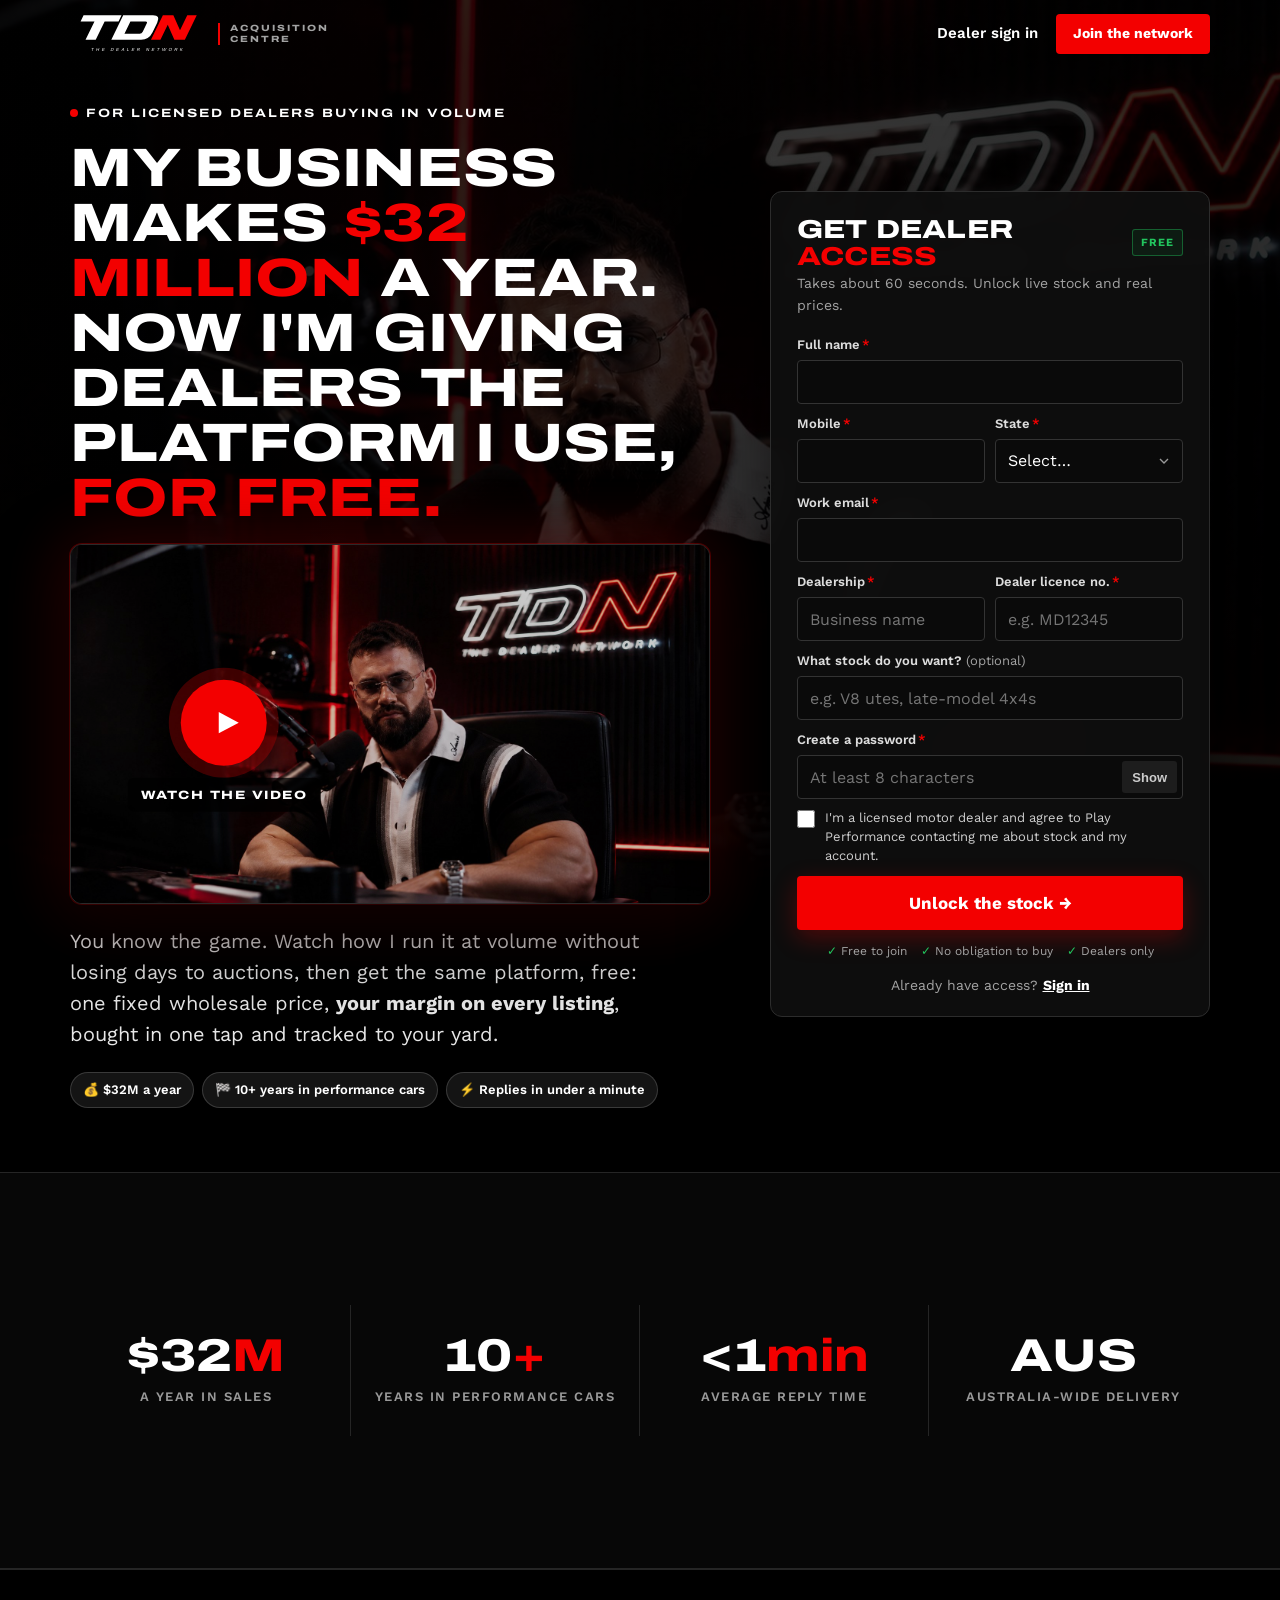
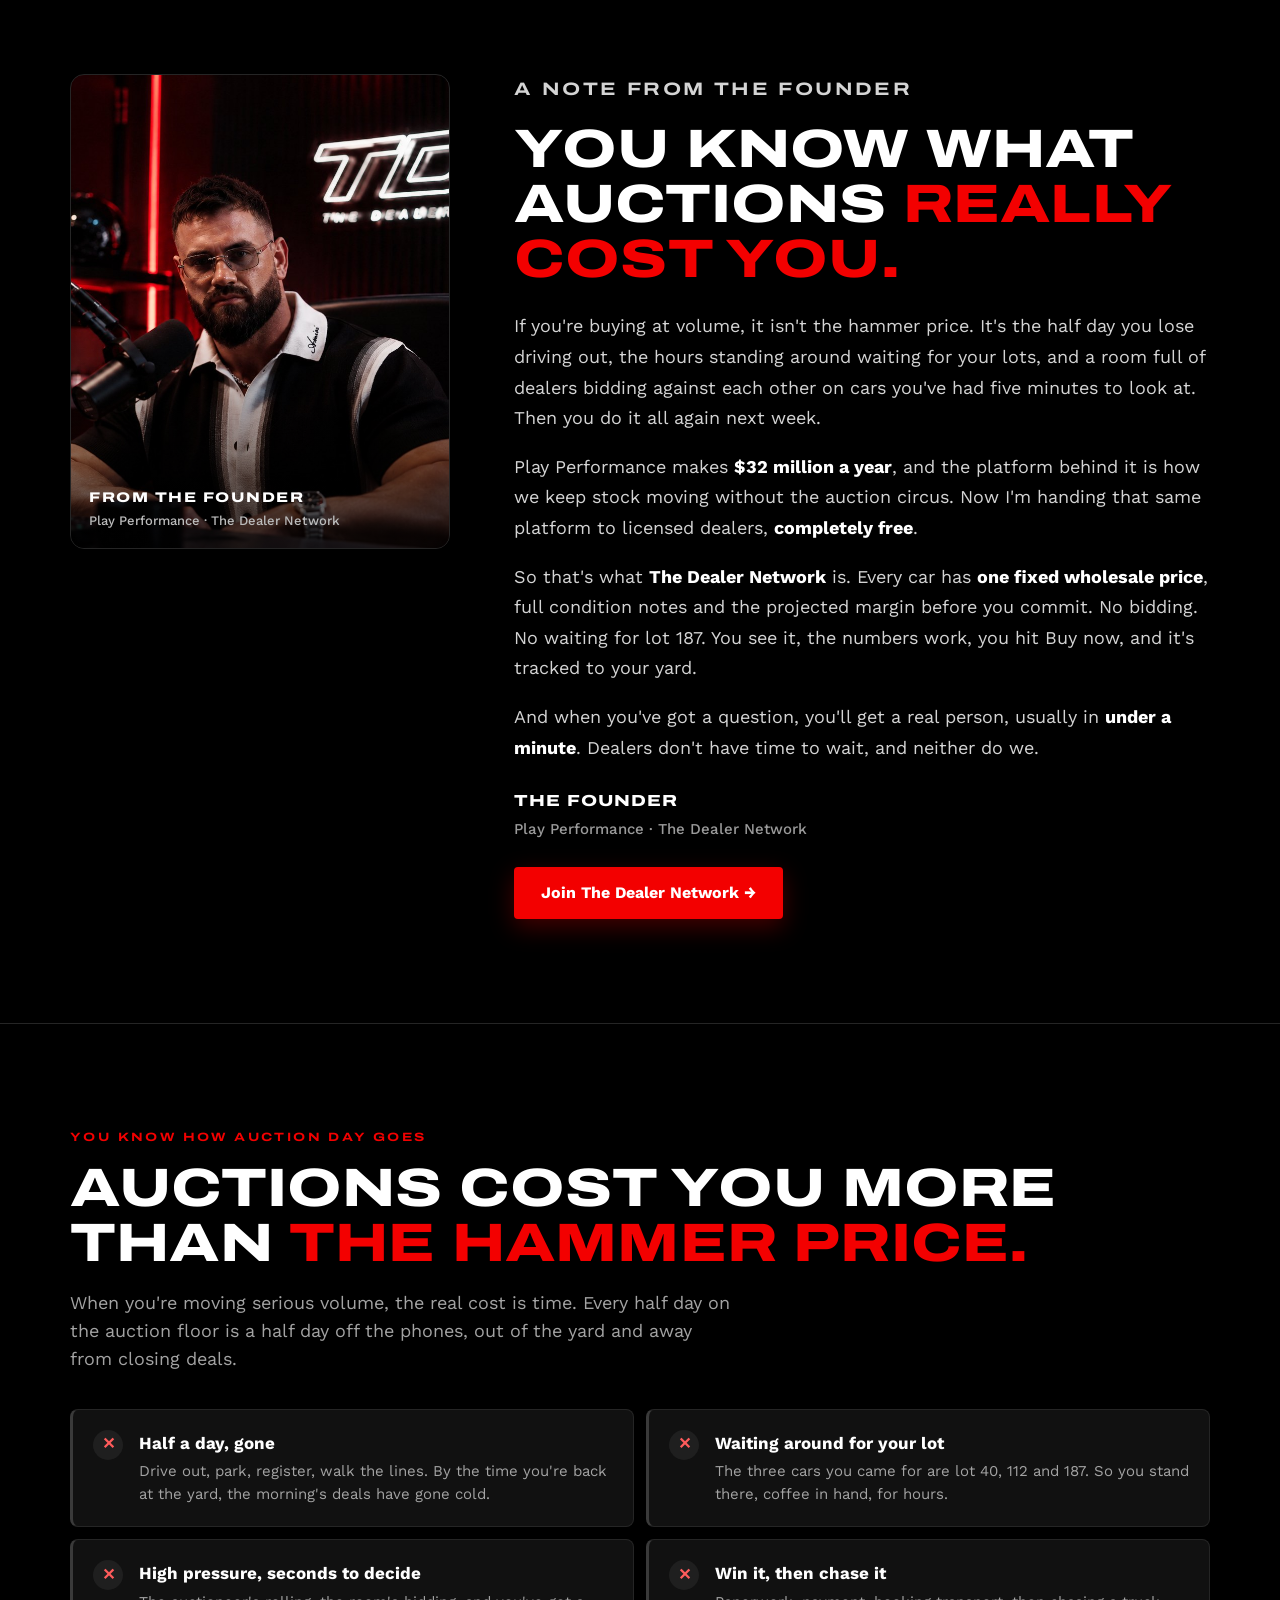
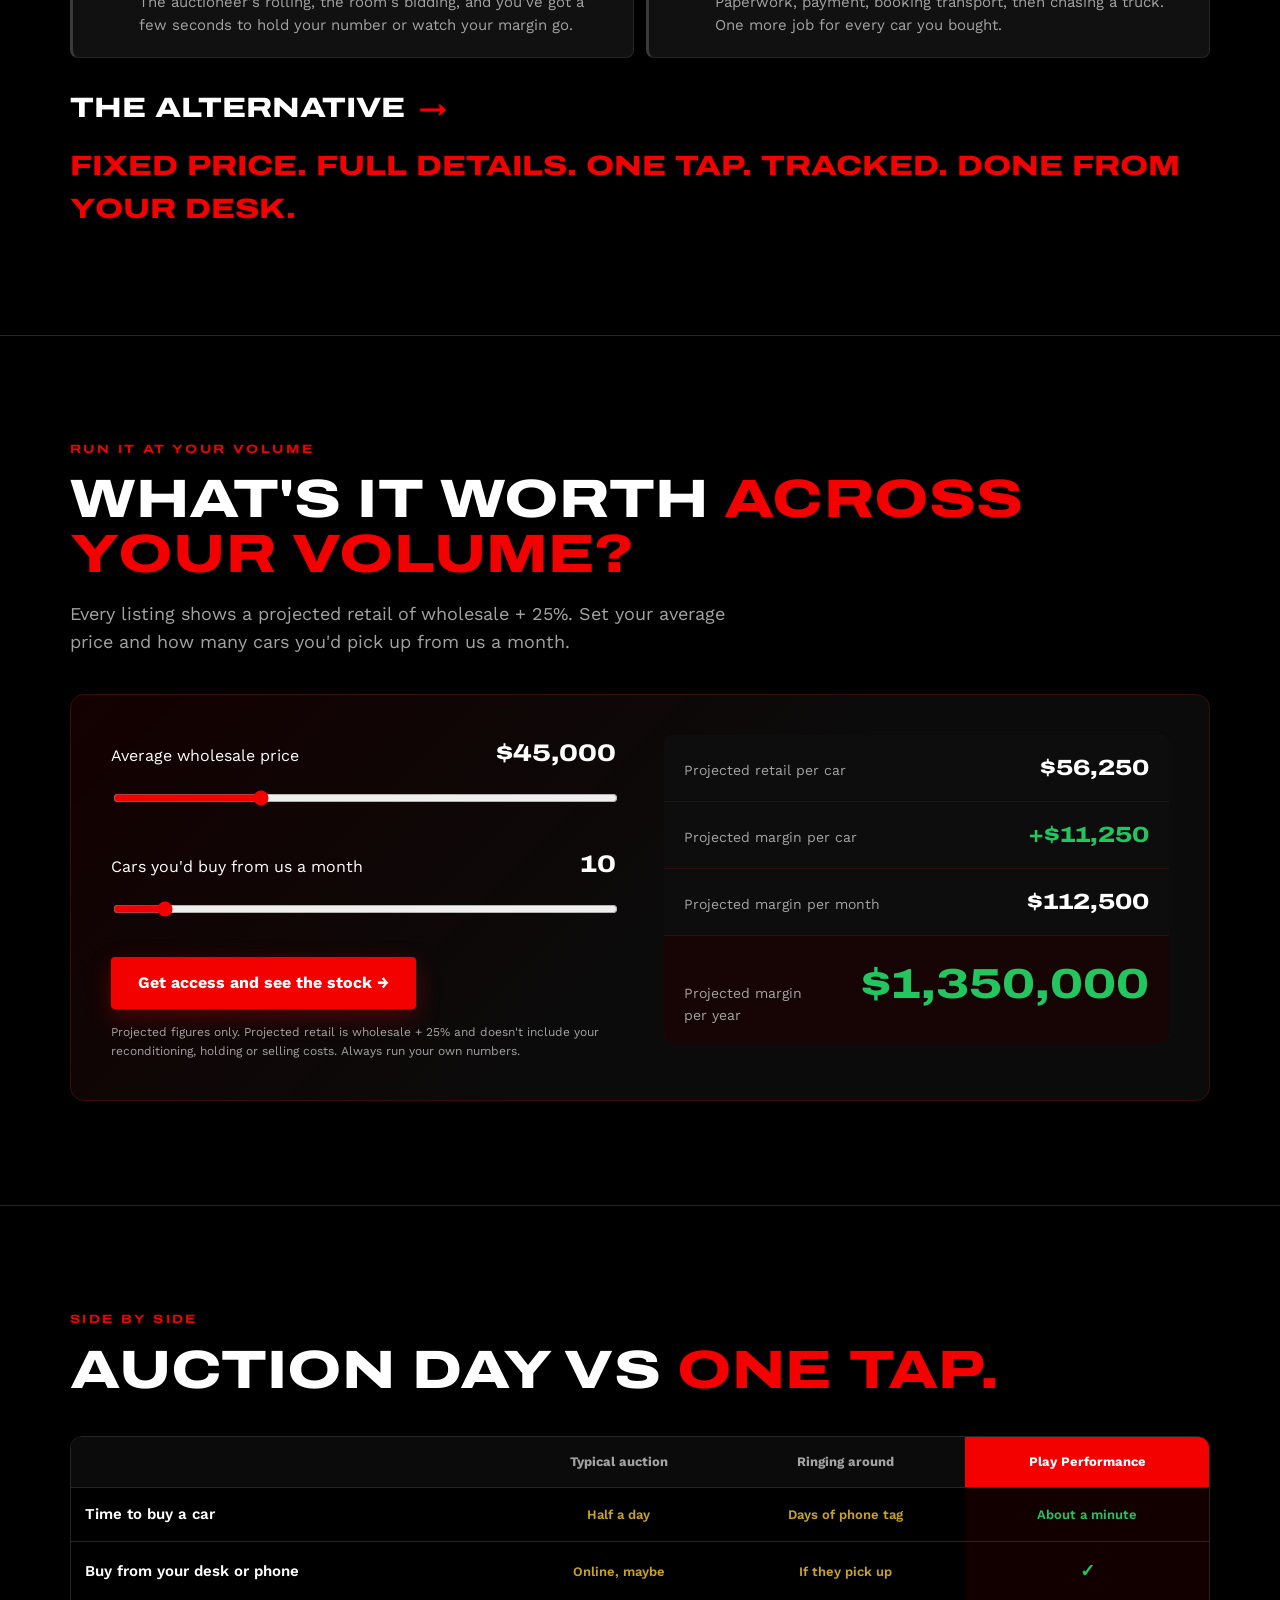
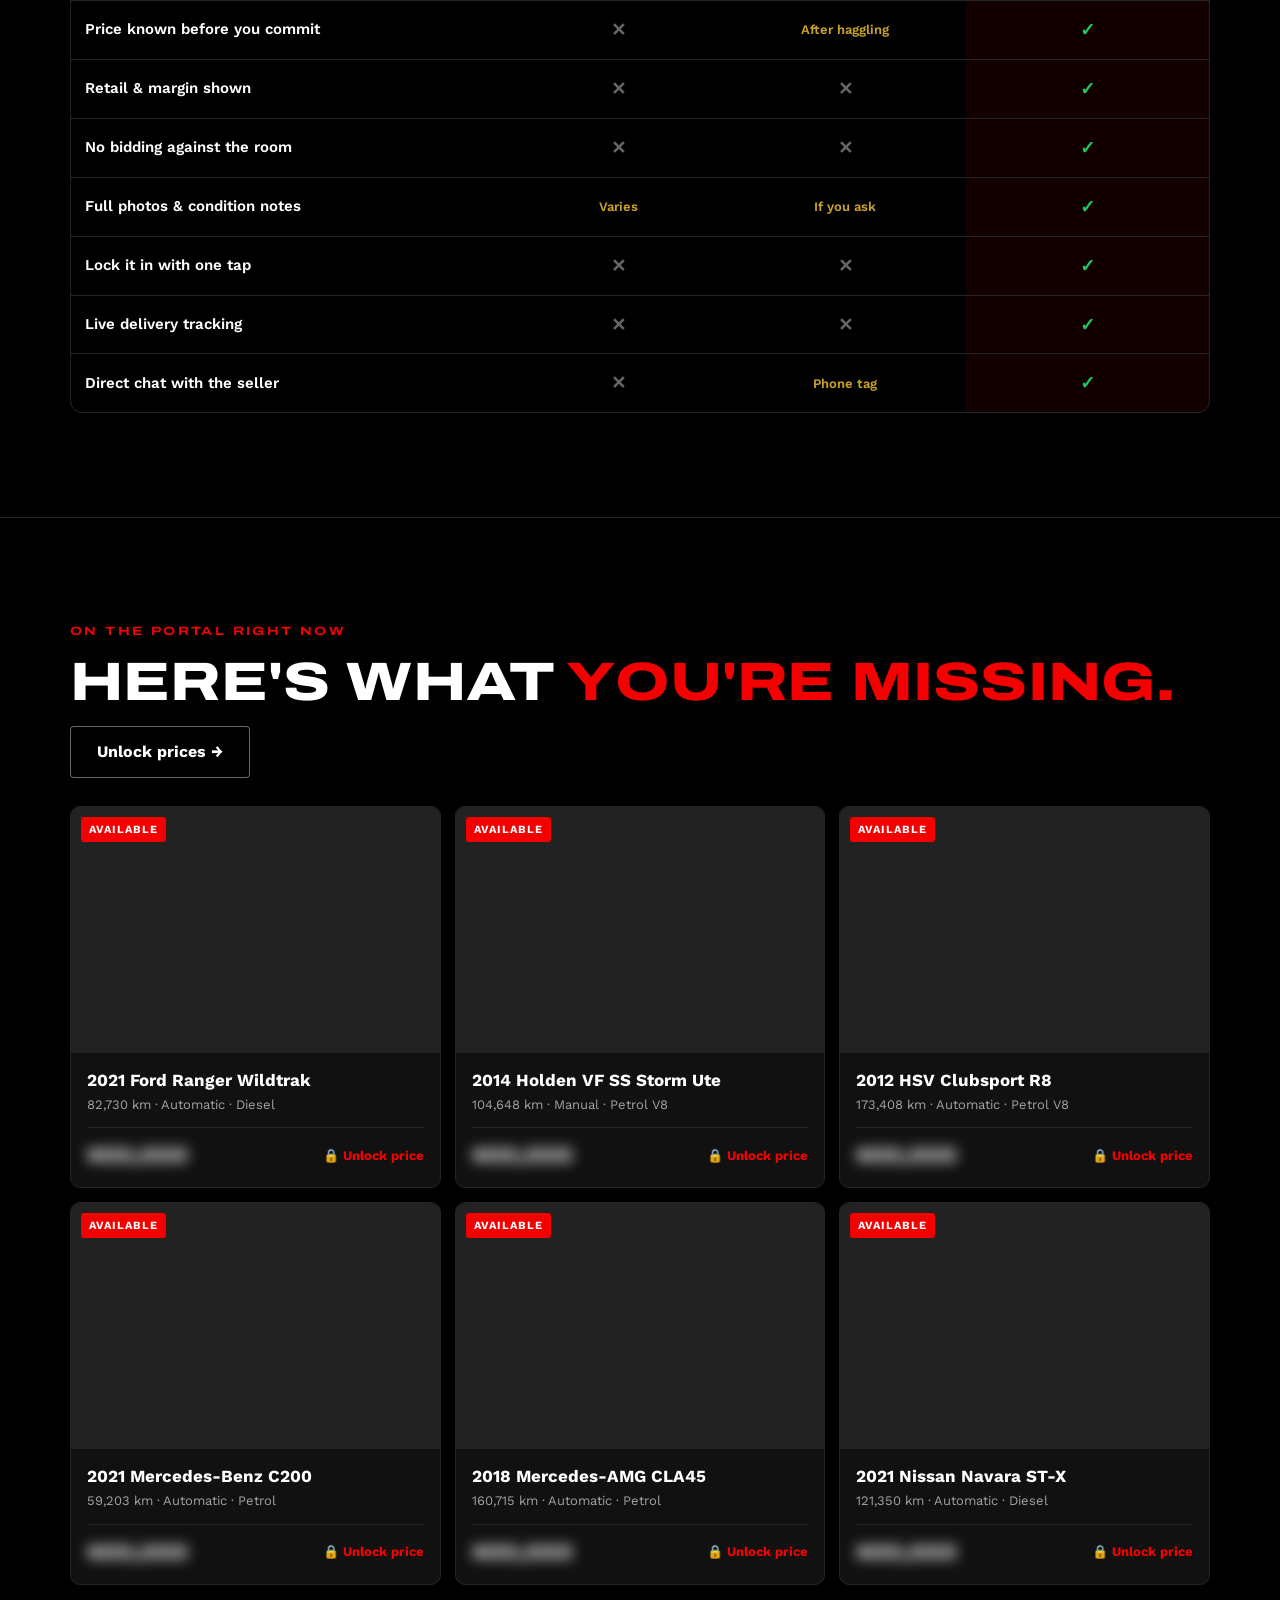
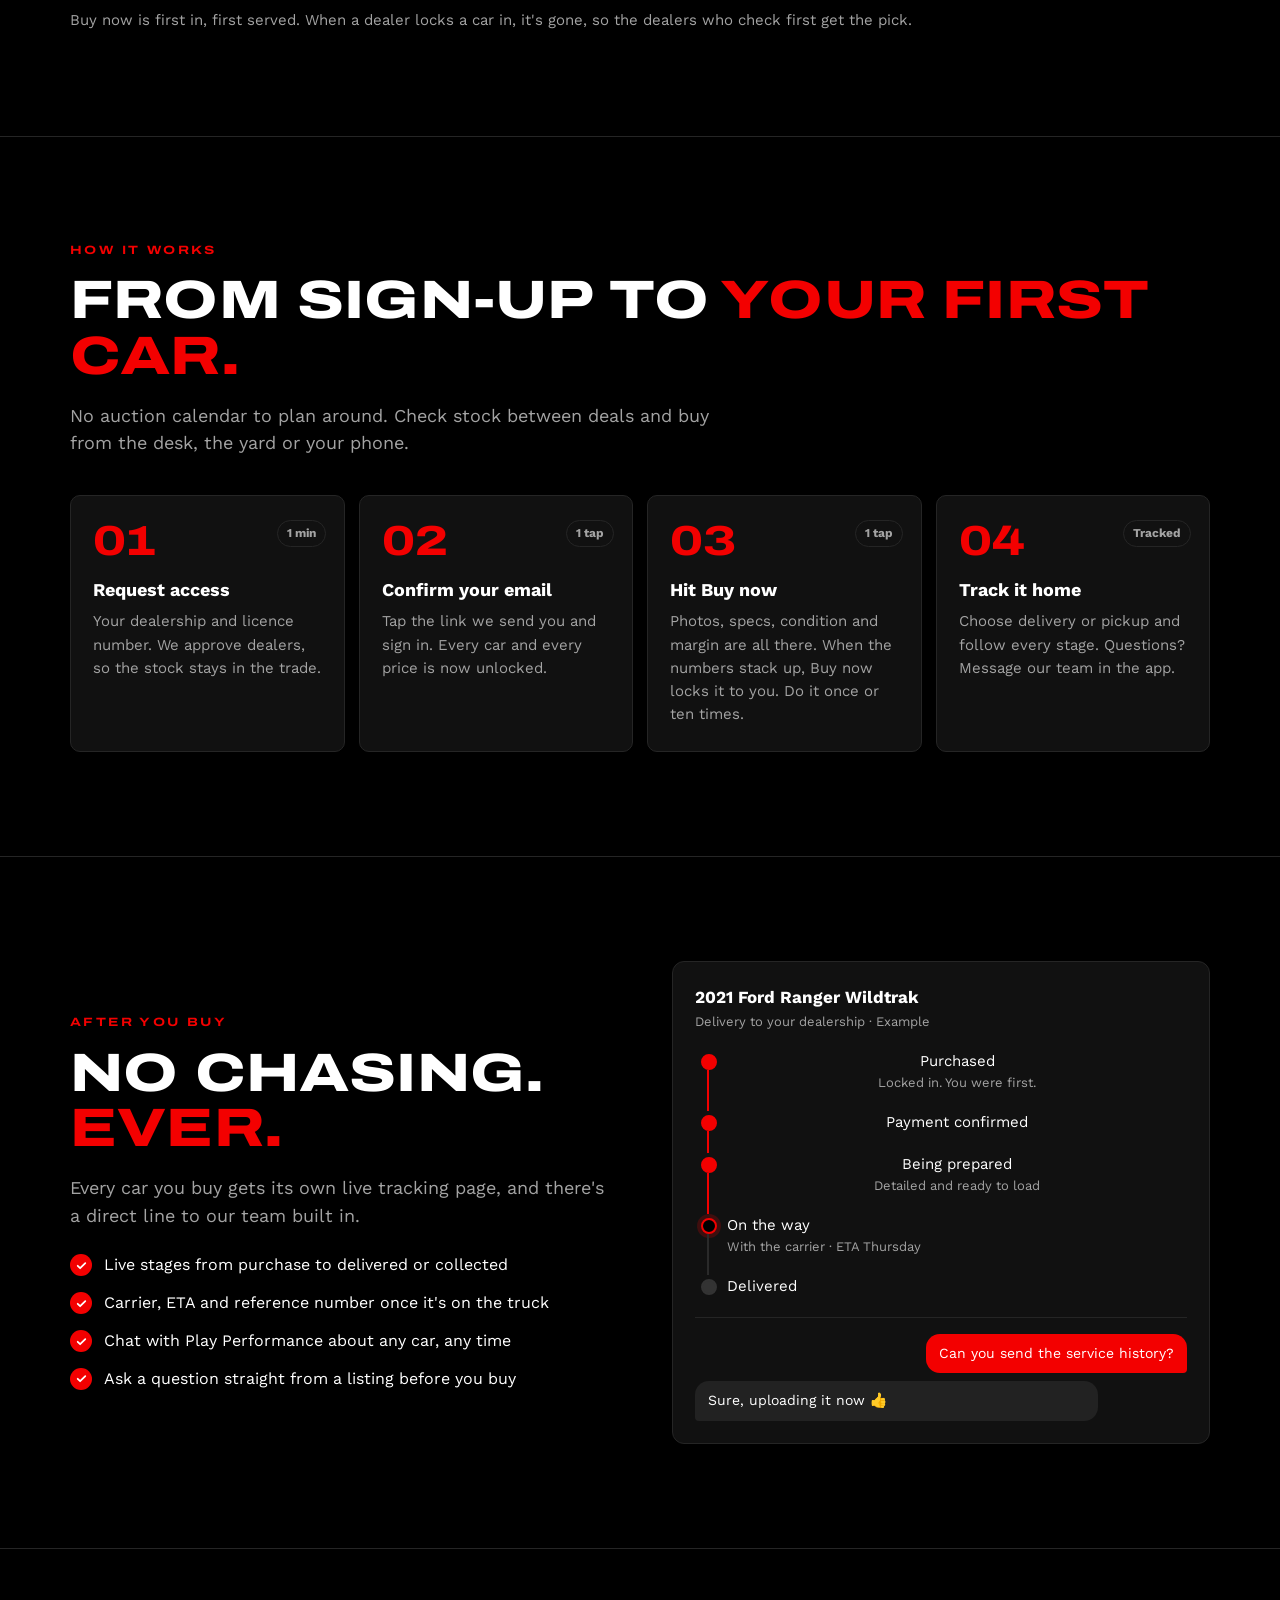
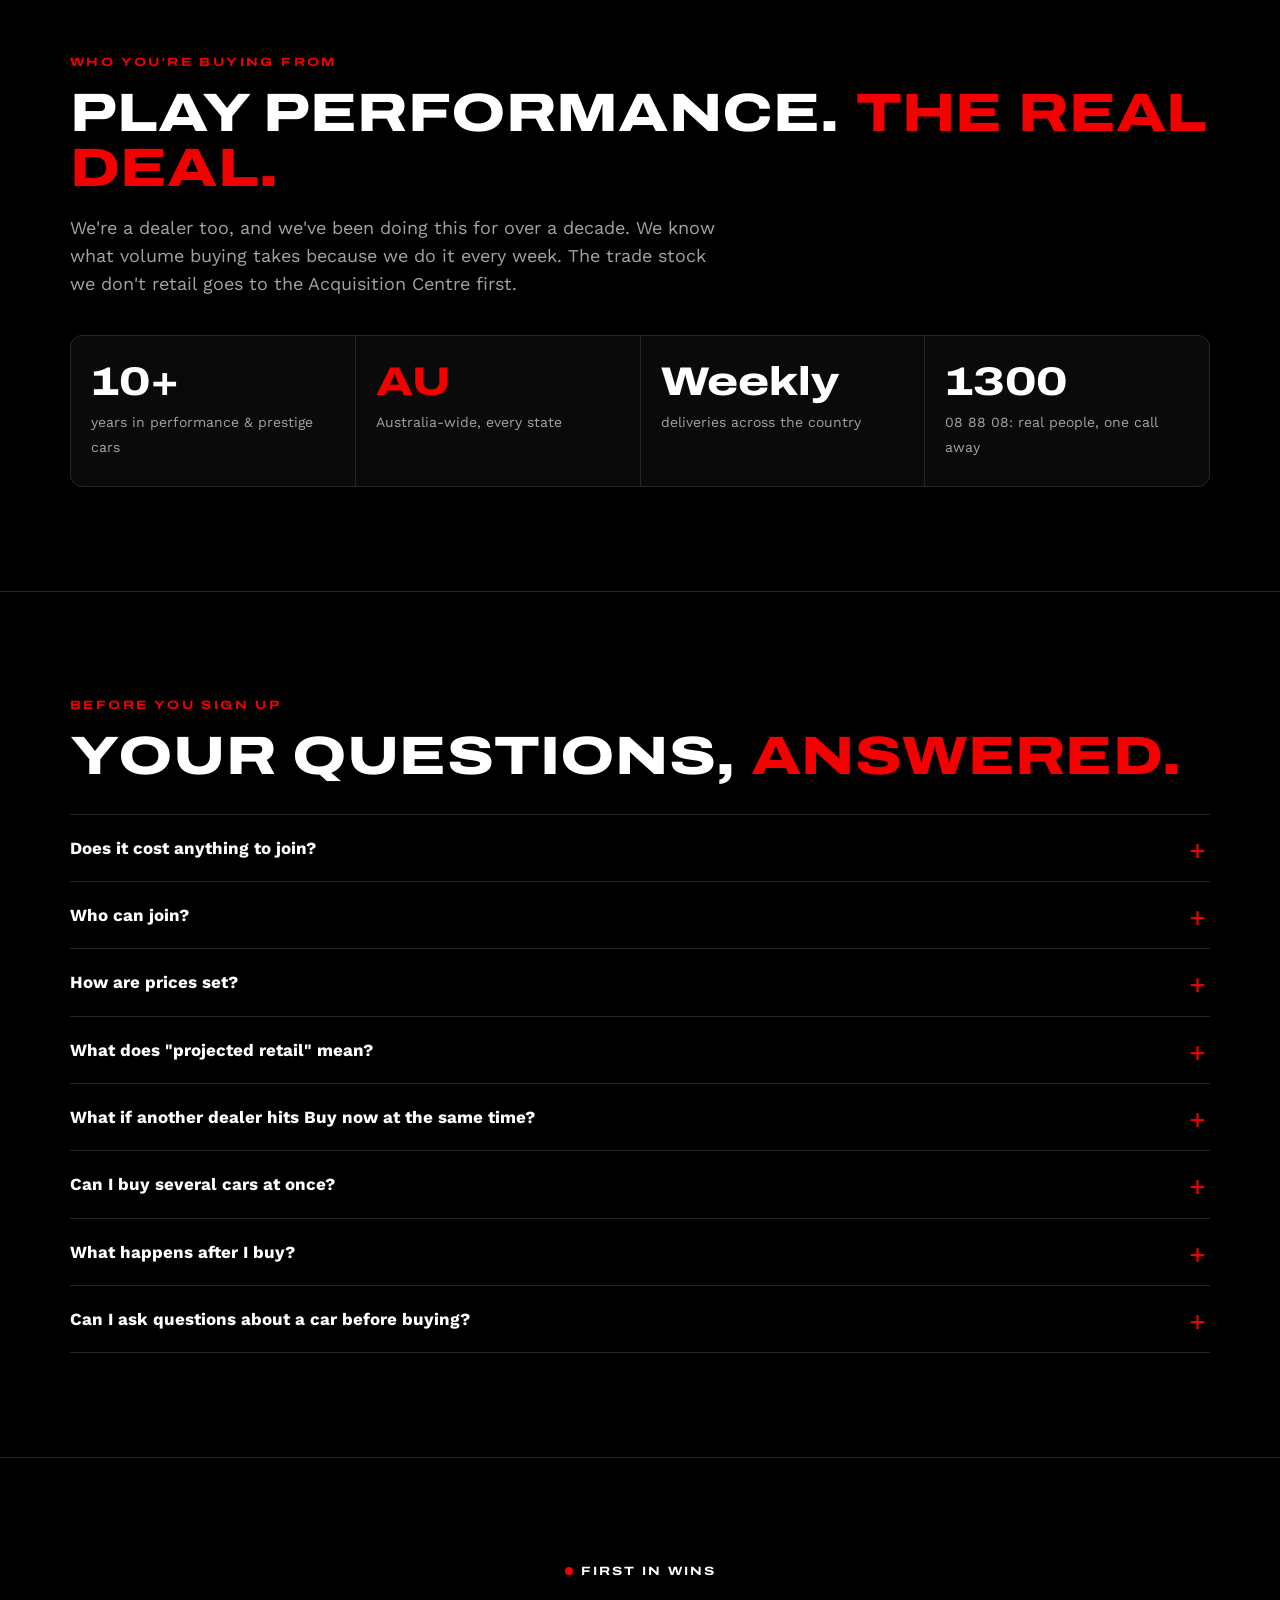
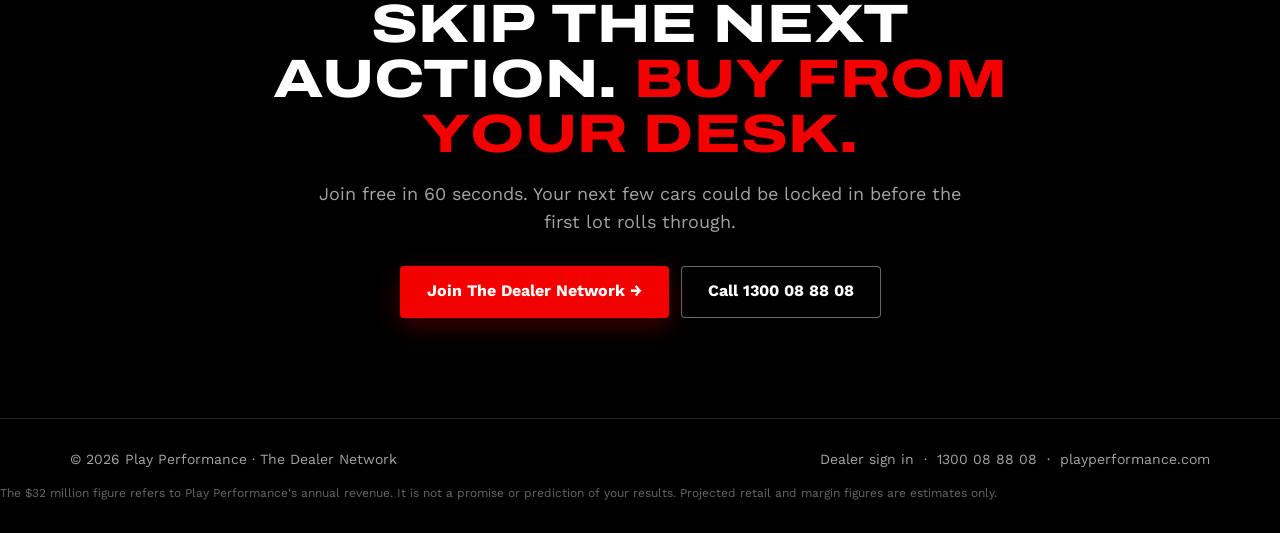
<file: network/index.html>
<!DOCTYPE html>
<html lang="en">
<head>
<meta charset="utf-8">
<meta name="viewport" content="width=device-width, initial-scale=1, viewport-fit=cover">
<meta name="theme-color" content="#000000">
<title>The Dealer Network | The $32M platform, free for dealers</title>
<meta name="description" content="My business makes $32 million a year. Now I'm giving licensed dealers the platform I use, free: clean trade stock at a fixed wholesale price, margin worked out upfront.">
<meta property="og:title" content="My business makes $32M a year. Now I'm giving dealers the platform I use, free.">
<meta property="og:description" content="No auctions. No haggling. Your margin shown upfront on every car. First in wins.">
<meta property="og:image" content="https://playperformance.github.io/acquisition-centre/img/tdn-founder-og.jpg">
<link rel="icon" href="https://playperformance.com/wp-content/uploads/2023/07/cropped-playperffavi-32x32.png">
<link rel="apple-touch-icon" href="https://playperformance.com/wp-content/uploads/2023/07/cropped-playperffavi-180x180.png">
<link rel="preconnect" href="https://fonts.googleapis.com">
<link href="https://fonts.googleapis.com/css2?family=Work+Sans:wght@400;500;600;700&family=Archivo:wdth,wght@125,700;125,800&display=swap" rel="stylesheet">
<style>
:root{--red:#F30000;--red-d:#c80000;--bg:#000;--card:#111;--card2:#181818;--line:#252525;--text:#fff;--muted:#a3a3a3;--green:#22c55e;--head:"Archivo",Arial,sans-serif}
*{box-sizing:border-box}
html{scroll-behavior:smooth;scroll-padding-top:80px}
html,body{margin:0;background:var(--bg);color:var(--text)}
body{font-family:"Work Sans",Arial,sans-serif;-webkit-font-smoothing:antialiased;line-height:1.55;padding-bottom:84px}
@media(min-width:960px){body{padding-bottom:0}}
a{color:inherit}
.hx{font-family:var(--head);font-stretch:125%;font-weight:800;text-transform:uppercase;letter-spacing:.2px;line-height:1.02;margin:0}
.red{color:var(--red)}.muted{color:var(--muted)}.grn{color:var(--green)}
.wrap{max-width:1180px;margin:0 auto;padding:0 20px}
.btn{display:inline-flex;align-items:center;justify-content:center;gap:8px;min-height:52px;padding:0 26px;border-radius:4px;font-weight:700;font-size:16px;text-decoration:none;border:1.5px solid transparent;transition:background .15s,transform .15s,box-shadow .15s;cursor:pointer;font-family:inherit}
.btn:active{transform:scale(.98)}
.btn-red{background:var(--red);color:#fff;box-shadow:0 8px 24px rgba(243,0,0,.28)}.btn-red:hover{background:var(--red-d)}
.btn-ghost{border-color:rgba(255,255,255,.4);color:#fff;background:rgba(0,0,0,.25)}.btn-ghost:hover{border-color:#fff}
.kick{display:inline-flex;align-items:center;gap:8px;font-family:var(--head);font-stretch:125%;font-weight:700;font-size:12px;letter-spacing:2px;text-transform:uppercase}
.dot{width:8px;height:8px;border-radius:50%;background:var(--red);animation:pulse 1.8s infinite}
@keyframes pulse{0%{box-shadow:0 0 0 0 rgba(243,0,0,.7)}70%{box-shadow:0 0 0 10px rgba(243,0,0,0)}100%{box-shadow:0 0 0 0 rgba(243,0,0,0)}}

/* nav */
.nav{position:fixed;inset:0 0 auto;z-index:20;transition:background .25s,border-color .25s;border-bottom:1px solid transparent}
.nav.solid{background:rgba(0,0,0,.92);backdrop-filter:blur(10px);border-color:var(--line)}
.nav .wrap{display:flex;align-items:center;justify-content:space-between;height:68px}
.logo{display:flex;align-items:center;gap:12px;text-decoration:none;color:#fff}
.logo svg{height:34px;width:auto}
.logo span{font-family:var(--head);font-stretch:125%;font-weight:800;font-size:9px;letter-spacing:2px;line-height:1.25;border-left:2px solid var(--red);padding-left:10px;text-transform:uppercase}
.nav-r{display:flex;align-items:center;gap:18px}
.nav-r a.sl{font-weight:600;text-decoration:none;font-size:15px}.nav-r a.sl:hover{color:var(--red)}
.nav-r .btn{min-height:40px;padding:0 16px;font-size:14px;box-shadow:none}
@media(max-width:560px){.logo span{display:none}.nav-r .btn{display:none}}

/* hero */
.hero{position:relative;overflow:hidden}
.slides,.slide,.shade{position:absolute;inset:0}
.slides{bottom:auto;height:100svh;max-height:980px}
.slide{background-size:cover;background-position:center;opacity:0;transform:scale(1.08);transition:opacity 1.4s ease,transform 7s linear}
.slide.on{opacity:1;transform:scale(1)}
.shade{background:linear-gradient(180deg,rgba(0,0,0,.6) 0%,rgba(0,0,0,.35) 30%,rgba(0,0,0,.85) 72%,#000 100%)}
@media(min-width:960px){.shade{background:linear-gradient(90deg,rgba(0,0,0,.88) 0%,rgba(0,0,0,.55) 55%,rgba(0,0,0,.7) 100%),linear-gradient(180deg,transparent 70%,#000 100%)}}
.hero-g{position:relative;display:grid;grid-template-columns:minmax(0,1fr);gap:34px;padding-top:120px;padding-bottom:64px}
@media(min-width:960px){.hero-g{grid-template-columns:1.1fr 440px;gap:56px;align-items:center;min-height:100svh;padding-top:100px}}
.hero h1{font-size:clamp(38px,8.6vw,66px);margin:16px 0 18px}
.hero .lead{font-size:clamp(17px,2vw,20px);max-width:600px;color:#e7e7e7;margin:0 0 22px}
.hl{list-style:none;padding:0;margin:0 0 26px;display:grid;gap:10px}
.hl li{display:flex;gap:10px;font-weight:600;font-size:16px}
.hl li:before{content:"";flex:0 0 22px;height:22px;border-radius:50%;background:var(--red) url("data:image/svg+xml,%3Csvg xmlns='http://www.w3.org/2000/svg' viewBox='0 0 24 24' fill='none' stroke='white' stroke-width='3.2' stroke-linecap='round' stroke-linejoin='round'%3E%3Cpath d='M5 12.5l4.5 4.5L19 7.5'/%3E%3C/svg%3E") center/13px no-repeat;margin-top:1px}
.proof{display:flex;flex-wrap:wrap;gap:8px}
.proof span{font-size:13px;font-weight:600;padding:7px 12px;border-radius:999px;background:rgba(255,255,255,.08);border:1px solid rgba(255,255,255,.16);backdrop-filter:blur(6px)}
.mob-cta{margin-bottom:22px}
@media(min-width:960px){.mob-cta{display:none}}

/* form card */
.fcard{background:rgba(14,14,14,.94);border:1px solid #2c2c2c;border-radius:12px;padding:26px 22px 22px;box-shadow:0 30px 80px rgba(0,0,0,.6);backdrop-filter:blur(12px)}
@media(min-width:960px){.fcard{padding:24px 26px 20px}.fcard .fs{margin-bottom:14px}}
.fcard .ft{display:flex;align-items:center;justify-content:space-between;gap:10px;margin-bottom:4px}
.fcard h2.hx{font-size:clamp(22px,6vw,26px);margin:0}
.fcard .free{font-size:11px;font-weight:700;letter-spacing:1px;text-transform:uppercase;color:var(--green);border:1px solid rgba(34,197,94,.4);background:rgba(34,197,94,.08);padding:4px 8px;border-radius:3px;white-space:nowrap}
.fcard .fs{color:var(--muted);font-size:14px;margin:0 0 18px}
.fg{display:grid;gap:10px}
.two{display:grid;grid-template-columns:1fr 1fr;gap:10px}
.lbl{display:block;font-size:13px;font-weight:600;margin:0 0 5px;color:#ddd}
.lbl i{color:var(--red);font-style:normal;margin-left:2px}
.lbl em{color:var(--muted);font-style:normal;font-weight:400}
.inp{width:100%;height:44px;border-radius:4px;border:1px solid #333;background:#0a0a0a;color:#fff;padding:0 12px;font-size:16px;font-family:inherit;outline:none;transition:border-color .15s}
.inp:focus{border-color:var(--red)}
select.inp{appearance:none;background-image:url("data:image/svg+xml,%3Csvg xmlns='http://www.w3.org/2000/svg' viewBox='0 0 24 24' fill='none' stroke='%23999' stroke-width='2'%3E%3Cpath d='M6 9l6 6 6-6'/%3E%3C/svg%3E");background-repeat:no-repeat;background-position:right 10px center;background-size:16px;padding-right:32px}
.pw{position:relative}.pw .inp{padding-right:64px}
.pw button{position:absolute;right:6px;top:6px;height:32px;padding:0 10px;border:0;background:#1d1d1d;color:#ccc;border-radius:3px;font-size:13px;font-weight:600;cursor:pointer}
.check{display:flex;gap:10px;align-items:flex-start;font-size:13px;color:#cfcfcf;cursor:pointer;line-height:1.45}
.check input{width:18px;height:18px;margin:1px 0 0;accent-color:var(--red);flex:0 0 auto}
.err{color:#ff5c5c;font-size:14px;font-weight:600;min-height:0}
.err:empty{display:none}
.fcard .btn{width:100%;min-height:54px;font-size:17px}
.fnote{display:flex;justify-content:center;gap:14px;flex-wrap:wrap;font-size:12px;color:var(--muted);margin:12px 0 0}
.fnote span:before{content:"✓ ";color:var(--green)}
.fsw{text-align:center;font-size:14px;color:var(--muted);margin:14px 0 0}
.fsw a{color:#fff;font-weight:700}
.done{text-align:center;padding:16px 4px 6px}
.done .big{width:64px;height:64px;border-radius:50%;background:rgba(34,197,94,.12);border:2px solid var(--green);display:flex;align-items:center;justify-content:center;font-size:30px;margin:0 auto 16px}
.done p{color:#d4d4d4;margin:8px 0 18px}

/* sections */
section{padding:76px 0}
@media(min-width:960px){section{padding:104px 0}}
.rule{border-top:1px solid var(--line)}
.eyebrow{font-family:var(--head);font-stretch:125%;font-weight:700;font-size:12px;letter-spacing:2.4px;text-transform:uppercase;color:var(--red);margin:0 0 14px}
h2.hx{font-size:clamp(30px,5.6vw,54px);margin-bottom:18px}
.sub{font-size:18px;color:var(--muted);max-width:660px;margin:0}
.center{text-align:center}.center .sub{margin-left:auto;margin-right:auto}

/* pain */
.pains{display:grid;gap:12px;margin-top:36px}
@media(min-width:760px){.pains{grid-template-columns:repeat(2,1fr)}}
.pain{display:flex;gap:16px;background:var(--card);border:1px solid var(--line);border-left:3px solid #3a3a3a;border-radius:8px;padding:20px}
.pain .x{flex:0 0 30px;height:30px;border-radius:50%;background:#1f1f1f;color:#ff5c5c;display:flex;align-items:center;justify-content:center;font-weight:800}
.pain h3{margin:0 0 4px;font-size:17px}.pain p{margin:0;color:var(--muted);font-size:15px}
.fix{margin-top:28px;display:flex;align-items:center;gap:14px;flex-wrap:wrap;font-family:var(--head);font-stretch:125%;font-weight:800;text-transform:uppercase;font-size:clamp(20px,3vw,28px)}
.fix .arr{color:var(--red)}

/* calculator */
.calc{display:grid;gap:28px;margin-top:38px;background:linear-gradient(135deg,#140000 0%,#0b0b0b 55%);border:1px solid #3a0d0d;border-radius:14px;padding:26px 22px}
@media(min-width:900px){.calc{grid-template-columns:1fr 1fr;gap:48px;padding:40px}}
.rng{margin-bottom:26px}
.rng .top{display:flex;justify-content:space-between;align-items:baseline;margin-bottom:10px}
.rng .top b{font-family:var(--head);font-stretch:125%;font-weight:800;font-size:24px}
input[type=range]{width:100%;accent-color:var(--red);height:28px}
.out{display:grid;gap:1px;background:#2a0f0f;border-radius:10px;overflow:hidden;align-self:start}
.out div{background:#0d0d0d;padding:16px 20px;display:flex;justify-content:space-between;align-items:baseline;gap:12px}
.out .l{color:var(--muted);font-size:14px}
.out .v{font-family:var(--head);font-stretch:125%;font-weight:800;font-size:22px}
.out .yr{background:#170404}
.out .yr .v{font-size:clamp(30px,5vw,42px);color:var(--green)}
.calc .disc{font-size:12px;color:var(--muted);margin:14px 0 0}

/* comparison */
.cmp{margin-top:38px;border:1px solid var(--line);border-radius:12px;overflow:hidden}
.cmp table{width:100%;border-collapse:collapse;font-size:15px}
.cmp th,.cmp td{padding:15px 14px;border-bottom:1px solid var(--line);text-align:center;vertical-align:middle}
.cmp tr:last-child td{border-bottom:0}
.cmp th{font-size:13px;font-weight:700;color:var(--muted);background:#0b0b0b}
.cmp th.us{background:var(--red);color:#fff}
.cmp td:first-child,.cmp th:first-child{text-align:left;font-weight:600}
.cmp td.us{background:rgba(243,0,0,.07);font-weight:700}
.y{color:var(--green);font-weight:800;font-size:18px}.n{color:#666;font-weight:800;font-size:18px}.s{color:#c9a227;font-size:13px;font-weight:600}
@media(max-width:620px){.cmp th,.cmp td{padding:12px 8px;font-size:13px}.cmp th{font-size:11px}}

/* stock teaser */
.stock-head{display:flex;flex-wrap:wrap;align-items:flex-end;justify-content:space-between;gap:16px;margin-bottom:28px}
.rail{display:grid;grid-auto-flow:column;grid-auto-columns:78%;gap:14px;overflow-x:auto;scroll-snap-type:x mandatory;padding-bottom:6px;scrollbar-width:none}
.rail::-webkit-scrollbar{display:none}
@media(min-width:640px){.rail{grid-auto-columns:46%}}
@media(min-width:1000px){.rail{grid-auto-flow:row;grid-template-columns:repeat(3,1fr);overflow:visible}}
.car{scroll-snap-align:start;background:var(--card);border:1px solid var(--line);border-radius:10px;overflow:hidden;text-decoration:none;color:#fff;transition:border-color .2s,transform .2s}
.car:hover{border-color:#444;transform:translateY(-2px)}
.car .im{aspect-ratio:3/2;background:#222 center/cover;position:relative}
.car .im b{position:absolute;left:10px;top:10px;background:var(--red);font-size:11px;letter-spacing:1px;text-transform:uppercase;padding:4px 8px;border-radius:3px}
.car .cb{padding:14px 16px 16px}
.car h3{margin:0;font-size:17px}
.car .meta{color:var(--muted);font-size:13px;margin:2px 0 12px}
.lock{display:flex;align-items:center;justify-content:space-between;gap:10px;border-top:1px solid var(--line);padding-top:12px}
.lock .blur{font-family:var(--head);font-stretch:125%;font-weight:800;font-size:20px;filter:blur(7px);user-select:none}
.lock .lk{font-size:13px;font-weight:700;color:var(--red);white-space:nowrap}

/* steps */
.steps{display:grid;gap:14px;margin-top:38px;counter-reset:s}
@media(min-width:760px){.steps{grid-template-columns:repeat(2,1fr)}}
@media(min-width:1100px){.steps{grid-template-columns:repeat(4,1fr)}}
.step{position:relative;background:var(--card);border:1px solid var(--line);border-radius:10px;padding:24px 22px}
.step:before{counter-increment:s;content:"0" counter(s);font-family:var(--head);font-stretch:125%;font-weight:800;font-size:42px;color:var(--red);line-height:1;display:block;margin-bottom:14px}
.step h3{margin:0 0 6px;font-size:18px}.step p{margin:0;color:var(--muted);font-size:15px}
.step .t{position:absolute;right:18px;top:24px;font-size:12px;font-weight:700;color:var(--muted);border:1px solid var(--line);border-radius:999px;padding:3px 9px}

/* split + tracking */
.split{display:grid;gap:40px;align-items:center}
@media(min-width:900px){.split{grid-template-columns:1fr 1fr;gap:64px}}
.ticks{list-style:none;padding:0;margin:24px 0 0;display:grid;gap:13px}
.ticks li{display:flex;gap:12px;font-size:16px}
.ticks li:before{content:"";flex:0 0 22px;height:22px;border-radius:50%;background:var(--red) url("data:image/svg+xml,%3Csvg xmlns='http://www.w3.org/2000/svg' viewBox='0 0 24 24' fill='none' stroke='white' stroke-width='3.2' stroke-linecap='round' stroke-linejoin='round'%3E%3Cpath d='M5 12.5l4.5 4.5L19 7.5'/%3E%3C/svg%3E") center/13px no-repeat;margin-top:1px}
.track{background:var(--card);border:1px solid var(--line);border-radius:12px;padding:22px}
.track h4{margin:0 0 2px;font-size:17px}.track .tm{color:var(--muted);font-size:13px;margin:0 0 18px}
.tl{list-style:none;margin:0;padding:0}
.tl li{position:relative;padding:0 0 18px 32px;font-size:15px}.tl li:last-child{padding-bottom:0}
.tl li:before{content:"";position:absolute;left:6px;top:4px;width:12px;height:12px;border-radius:50%;background:#333;border:2px solid #333}
.tl li:after{content:"";position:absolute;left:12px;top:20px;bottom:0;width:2px;background:#2a2a2a}
.tl li:last-child:after{display:none}
.tl li.done:before{background:var(--red);border-color:var(--red)}.tl li.done:after{background:var(--red)}
.tl li.now:before{background:#000;border-color:var(--red);box-shadow:0 0 0 4px rgba(243,0,0,.2)}
.tl li small{display:block;color:var(--muted);font-size:13px}
.chatb{margin-top:18px;border-top:1px solid var(--line);padding-top:16px;display:grid;gap:8px}
.bub{max-width:82%;padding:9px 13px;border-radius:14px;font-size:14px}
.bub.me{justify-self:end;background:var(--red);border-bottom-right-radius:4px}
.bub.them{background:#222;border-bottom-left-radius:4px}

/* why PP */
.stats{display:grid;grid-template-columns:repeat(2,1fr);gap:1px;background:var(--line);border:1px solid var(--line);border-radius:12px;overflow:hidden;margin-top:38px}
@media(min-width:900px){.stats{grid-template-columns:repeat(4,1fr)}}
.stat{background:#0a0a0a;padding:26px 20px}
.stat b{display:block;font-family:var(--head);font-stretch:125%;font-weight:800;font-size:clamp(28px,4vw,40px);line-height:1;margin-bottom:8px}
.stat span{color:var(--muted);font-size:14px}

/* faq */
.faq{margin-top:30px;border-top:1px solid var(--line)}
.faq details{border-bottom:1px solid var(--line)}
.faq summary{list-style:none;cursor:pointer;padding:20px 40px 20px 0;font-weight:700;font-size:17px;position:relative}
.faq summary::-webkit-details-marker{display:none}
.faq summary:after{content:"+";position:absolute;right:4px;top:14px;font-size:28px;font-weight:400;color:var(--red);transition:transform .2s}
.faq details[open] summary:after{transform:rotate(45deg)}
.faq p{margin:0 0 20px;color:var(--muted);max-width:760px}

/* final */
.final{position:relative;overflow:hidden;text-align:center;padding:100px 0}
.final .bgimg{position:absolute;inset:0;background:url("https://playperformance.com/wp-content/uploads/2026/11/PP67036-1024x683.jpg") center/cover;opacity:.3}
.final:after{content:"";position:absolute;inset:0;background:radial-gradient(ellipse at center,rgba(0,0,0,.3),#000 75%)}
.final .wrap{position:relative;z-index:1}
.final h2{margin-left:auto;margin-right:auto;max-width:860px}
.final .sub{margin:0 auto 30px}
.final .ctas{display:flex;flex-wrap:wrap;gap:12px;justify-content:center}
@media(max-width:560px){.final .ctas .btn{flex:1 1 100%}}
footer{border-top:1px solid var(--line);padding:30px 0;color:var(--muted);font-size:14px}
footer .wrap{display:flex;flex-wrap:wrap;gap:12px 28px;justify-content:space-between;align-items:center}
footer a{text-decoration:none}footer a:hover{color:#fff}

.mcta{position:fixed;left:0;right:0;bottom:0;z-index:30;padding:12px 16px calc(12px + env(safe-area-inset-bottom));background:rgba(0,0,0,.94);backdrop-filter:blur(10px);border-top:1px solid var(--line);transform:translateY(110%);transition:transform .3s}
.mcta.show{transform:none}
.mcta .btn{width:100%;min-height:50px}
@media(min-width:960px){.mcta{display:none}}

.rv{opacity:0;transform:translateY(22px);transition:opacity .7s ease,transform .7s ease}
.rv.in{opacity:1;transform:none}
@media(prefers-reduced-motion:reduce){.rv{opacity:1;transform:none}.slide{transition:opacity .5s}.dot{animation:none}html{scroll-behavior:auto}}

.fslide{background:url("../img/tdn-founder.jpg") 62% center/cover}
@media(max-width:959px){.fslide{opacity:.3!important}}
.nav .logo svg{height:40px;width:auto}
.hero h1{font-size:clamp(32px,5.4vw,54px)}
.vid{position:relative;aspect-ratio:16/9;border-radius:12px;overflow:hidden;background:#000;border:1px solid #2a2a2a;box-shadow:0 30px 80px rgba(0,0,0,.7),0 0 0 1px rgba(243,0,0,.3),0 0 70px rgba(243,0,0,.25);cursor:pointer;margin:0 0 22px;max-width:640px}
.vid .poster{position:absolute;inset:0;background:url("../img/tdn-founder.jpg") center/cover}
.vid .poster:after{content:"";position:absolute;inset:0;background:rgba(0,0,0,.2)}
.vid .cw{position:absolute;left:24%;top:56%;transform:translate(-50%,-50%);display:flex;flex-direction:column;align-items:center;gap:12px}
.vid .play{width:86px;height:86px;border-radius:50%;background:#F30000;display:flex;align-items:center;justify-content:center;box-shadow:0 0 0 12px rgba(243,0,0,.25),0 16px 40px rgba(0,0,0,.5);transition:transform .2s}
.vid:hover .play{transform:scale(1.07)}
.vid .play svg{width:32px;margin-left:6px}
.vid .cl{background:rgba(0,0,0,.78);font-family:var(--head);font-stretch:125%;font-weight:800;text-transform:uppercase;letter-spacing:1.5px;font-size:12px;padding:8px 13px;border-radius:6px}
.vid iframe,.vid video{position:absolute;inset:0;width:100%;height:100%;border:0;background:#000}
@media(max-width:640px){.vid .play{width:62px;height:62px;box-shadow:0 0 0 8px rgba(243,0,0,.25)}.vid .play svg{width:22px;margin-left:4px}.vid .cl{font-size:10px;padding:5px 8px}}
@media(min-width:960px){.shade{background:linear-gradient(90deg,rgba(0,0,0,.92) 0%,rgba(0,0,0,.78) 55%,rgba(0,0,0,.82) 100%),linear-gradient(180deg,transparent 70%,#000 100%)}}
.num{border-top:1px solid var(--line);border-bottom:1px solid var(--line);background:#070707}
.num .wrap{display:grid;grid-template-columns:repeat(2,1fr)}
@media(min-width:820px){.num .wrap{grid-template-columns:repeat(4,1fr)}}
.num div{padding:28px 12px;text-align:center;border-right:1px solid var(--line)}
.num div:last-child{border-right:0}
@media(max-width:819px){.num div:nth-child(2){border-right:0}.num div:nth-child(-n+2){border-bottom:1px solid var(--line)}}
.num b{display:block;font-family:var(--head);font-stretch:125%;font-weight:800;font-size:clamp(30px,4vw,46px);line-height:1}
.num b em{font-style:normal;color:var(--red)}
.num span{display:block;margin-top:8px;font-size:13px;letter-spacing:1.5px;text-transform:uppercase;color:#9a9a9a;font-weight:600}
.letter{display:grid;gap:40px;align-items:start}
@media(min-width:900px){.letter{grid-template-columns:380px 1fr;gap:64px}}
.letter .pic{border-radius:14px;overflow:hidden;border:1px solid var(--line);aspect-ratio:4/5;background:url("../img/tdn-founder.jpg") 57% center/cover;position:relative}
.letter .pic:after{content:"";position:absolute;inset:0;background:linear-gradient(0deg,rgba(0,0,0,.75),rgba(0,0,0,0) 45%)}
.letter .pic span{position:absolute;left:18px;bottom:16px;z-index:1;font-family:var(--head);font-stretch:125%;font-weight:800;text-transform:uppercase;font-size:14px;letter-spacing:1.5px}
.letter .pic span em{display:block;font-style:normal;color:#bbb;font-family:"Work Sans",Arial;font-weight:500;text-transform:none;letter-spacing:0;font-size:13px;margin-top:3px}
.note p{font-size:18px;line-height:1.7;color:#d4d4d4;margin:0 0 18px}
.note p b{color:#fff}
.note .sig{margin-top:26px;font-family:var(--head);font-stretch:125%;font-weight:800;text-transform:uppercase;letter-spacing:1px}
.note .sig span{display:block;font-family:"Work Sans",Arial;font-weight:500;text-transform:none;letter-spacing:0;color:#9a9a9a;font-size:15px;margin-top:4px}
footer .wrap{flex-wrap:wrap}
.toast{position:fixed;left:50%;bottom:100px;transform:translateX(-50%) translateY(20px);opacity:0;background:#fff;color:#000;font-weight:700;font-size:15px;padding:12px 18px;border-radius:10px;box-shadow:0 20px 40px rgba(0,0,0,.5);transition:.3s;z-index:70;pointer-events:none;max-width:90vw;text-align:center}
.toast.on{opacity:1;transform:translateX(-50%)}
</style>
</head>
<body>

<header class="nav" id="nav">
  <div class="wrap">
    <a class="logo" href="#top" aria-label="The Dealer Network"><svg xmlns="http://www.w3.org/2000/svg" viewBox="0 0 400 118" aria-label="TDN The Dealer Network">
 <g transform="translate(40,4) skewX(-26)">
  <path fill="#fff" d="M0,0 H112 V18 H71 V72 H41 V18 H0 Z"/>
  <path fill="#fff" fill-rule="evenodd" d="M117,0 H205 Q228,0 228,22 V50 Q228,72 205,72 H117 Z M147,18 V54 H192 Q198,54 198,48 V24 Q198,18 192,18 Z"/>
  <path fill="#FA0202" d="M234,0 H265 L306,44 V0 H334 V72 H303 L262,28 V72 H234 Z"/>
 </g>
 <text x="203" y="108" text-anchor="middle" fill="#fff" font-family="Archivo Black, Arial Black, sans-serif" font-size="13" letter-spacing="7" transform="skewX(-14) translate(24,0)">THE DEALER NETWORK</text>
</svg><span class="sub">Acquisition<br>Centre</span></a>
    <nav class="nav-r">
      <a class="sl" href="../#signin">Dealer sign in</a>
      <a class="btn btn-red" href="#join">Join the network</a>
    </nav>
  </div>
</header>

<main id="top">
  <!-- HERO + FORM -->
  <div class="hero">
    <div class="slides" aria-hidden="true">
      <div class="slide on fslide"></div>
      <div class="shade"></div>
    </div>
    <div class="wrap hero-g">
      <div>
        <div class="kick"><span class="dot"></span> For licensed dealers buying in volume</div>
        <h1 class="hx">My business makes <span class="red">$32 million</span> a year.<br>Now I'm giving dealers the platform I use, <span class="red">for free.</span></h1>
        <div class="vid" id="vid" role="button" tabindex="0" aria-label="Play the video">
          <div class="poster"></div>
          <div class="cw"><div class="play"><svg viewBox="0 0 24 24" fill="#fff"><path d="M6 4l15 8-15 8z"/></svg></div><div class="cl">Watch the video</div></div>
        </div>
        <p class="lead">You know the game. Watch how I run it at volume without losing days to auctions, then get the same platform, free: one fixed wholesale price, <b>your margin on every listing</b>, bought in one tap and tracked to your yard.</p>
        <div class="mob-cta"><a class="btn btn-red" href="#join" style="width:100%">Join The Dealer Network &rarr;</a></div>
        <div class="proof"><span>&#128176; $32M a year</span><span>&#127937; 10+ years in performance cars</span><span>&#9889; Replies in under a minute</span></div>
      </div>

      <!-- SIGN-UP FORM -->
      <div class="fcard" id="join">
        <div id="fWrap">
          <div class="ft"><h2 class="hx">Get dealer <span class="red">access</span></h2><span class="free">Free</span></div>
          <p class="fs">Takes about 60 seconds. Unlock live stock and real prices.</p>
          <form id="jf" class="fg" novalidate>
            <div><label class="lbl" for="jName">Full name<i>*</i></label><input id="jName" class="inp" autocomplete="name"></div>
            <div class="two">
              <div><label class="lbl" for="jPhone">Mobile<i>*</i></label><input id="jPhone" class="inp" type="tel" inputmode="tel" autocomplete="tel"></div>
              <div><label class="lbl" for="jState">State<i>*</i></label><select id="jState" class="inp"><option value="">Select…</option><option>QLD</option><option>NSW</option><option>VIC</option><option>SA</option><option>WA</option><option>TAS</option><option>NT</option><option>ACT</option></select></div>
            </div>
            <div><label class="lbl" for="jEmail">Work email<i>*</i></label><input id="jEmail" class="inp" type="email" inputmode="email" autocomplete="email"></div>
            <div class="two">
              <div><label class="lbl" for="jDealer">Dealership<i>*</i></label><input id="jDealer" class="inp" autocomplete="organization" placeholder="Business name"></div>
              <div><label class="lbl" for="jLic">Dealer licence no.<i>*</i></label><input id="jLic" class="inp" autocapitalize="characters" placeholder="e.g. MD12345"></div>
            </div>
            <div><label class="lbl" for="jLook">What stock do you want? <em>(optional)</em></label><input id="jLook" class="inp" placeholder="e.g. V8 utes, late-model 4x4s"></div>
            <div><label class="lbl" for="jPw">Create a password<i>*</i></label><div class="pw"><input id="jPw" class="inp" type="password" autocomplete="new-password" placeholder="At least 8 characters"><button type="button" id="jEye">Show</button></div></div>
            <label class="check"><input type="checkbox" id="jOk"><span>I'm a licensed motor dealer and agree to Play Performance contacting me about stock and my account.</span></label>
            <div class="err" id="jErr"></div>
            <button class="btn btn-red" type="submit" id="jGo">Unlock the stock →</button>
          </form>
          <div class="fnote"><span>Free to join</span><span>No obligation to buy</span><span>Dealers only</span></div>
          <p class="fsw">Already have access? <a href="../#signin">Sign in</a></p>
        </div>
      </div>
    </div>
  </div>


  <!-- NUMBERS -->
  <section class="num"><div class="wrap">
    <div><b>$32<em>M</em></b><span>A year in sales</span></div>
    <div><b>10<em>+</em></b><span>Years in performance cars</span></div>
    <div><b>&lt;1<em>min</em></b><span>Average reply time</span></div>
    <div><b>AUS</b><span>Australia-wide delivery</span></div>
  </div></section>

  <!-- FOUNDER -->
  <section class="rule"><div class="wrap letter">
    <div class="pic rv"><span>From the founder<em>Play Performance &middot; The Dealer Network</em></span></div>
    <div class="note rv">
      <p class="eyebrow">A note from the founder</p>
      <h2 class="hx" style="margin-bottom:24px">You know what auctions <span class="red">really cost you.</span></h2>
      <p>If you're buying at volume, it isn't the hammer price. It's the half day you lose driving out, the hours standing around waiting for your lots, and a room full of dealers bidding against each other on cars you've had five minutes to look at. Then you do it all again next week.</p>
      <p>Play Performance makes <b>$32 million a year</b>, and the platform behind it is how we keep stock moving without the auction circus. Now I'm handing that same platform to licensed dealers, <b>completely free</b>.</p>
      <p>So that's what <b>The Dealer Network</b> is. Every car has <b>one fixed wholesale price</b>, full condition notes and the projected margin before you commit. No bidding. No waiting for lot 187. You see it, the numbers work, you hit Buy now, and it's tracked to your yard.</p>
      <p>And when you've got a question, you'll get a real person, usually in <b>under a minute</b>. Dealers don't have time to wait, and neither do we.</p>
      <div class="sig">The founder<span>Play Performance &middot; The Dealer Network</span></div>
      <a class="btn btn-red" href="#join" style="margin-top:26px">Join The Dealer Network &rarr;</a>
    </div>
  </div></section>

  <!-- PAIN -->
  <section class="rule">
    <div class="wrap">
      <div class="rv">
        <p class="eyebrow">You know how auction day goes</p>
        <h2 class="hx">Auctions cost you more than <span class="red">the hammer price.</span></h2>
        <p class="sub">When you're moving serious volume, the real cost is time. Every half day on the auction floor is a half day off the phones, out of the yard and away from closing deals.</p>
      </div>
      <div class="pains">
        <div class="pain rv"><span class="x">✕</span><div><h3>Half a day, gone</h3><p>Drive out, park, register, walk the lines. By the time you're back at the yard, the morning's deals have gone cold.</p></div></div>
        <div class="pain rv"><span class="x">✕</span><div><h3>Waiting around for your lot</h3><p>The three cars you came for are lot 40, 112 and 187. So you stand there, coffee in hand, for hours.</p></div></div>
        <div class="pain rv"><span class="x">✕</span><div><h3>High pressure, seconds to decide</h3><p>The auctioneer's rolling, the room's bidding, and you've got a few seconds to hold your number or watch your margin go.</p></div></div>
        <div class="pain rv"><span class="x">✕</span><div><h3>Win it, then chase it</h3><p>Paperwork, payment, booking transport, then chasing a truck. One more job for every car you bought.</p></div></div>
      </div>
      <div class="fix rv"><span>The alternative</span><span class="arr">→</span><span class="red">Fixed price. Full details. One tap. Tracked. Done from your desk.</span></div>
    </div>
  </section>

  <!-- CALCULATOR -->
  <section class="rule" id="calc">
    <div class="wrap">
      <div class="rv">
        <p class="eyebrow">Run it at your volume</p>
        <h2 class="hx">What's it worth <span class="red">across your volume?</span></h2>
        <p class="sub">Every listing shows a projected retail of wholesale + 25%. Set your average price and how many cars you'd pick up from us a month.</p>
      </div>
      <div class="calc rv">
        <div>
          <div class="rng"><div class="top"><span>Average wholesale price</span><b id="cP">$45,000</b></div><input type="range" id="rP" min="15000" max="120000" step="1000" value="45000" aria-label="Average wholesale price"></div>
          <div class="rng"><div class="top"><span>Cars you'd buy from us a month</span><b id="cN">10</b></div><input type="range" id="rN" min="1" max="100" step="1" value="10" aria-label="Cars per month"></div>
          <a class="btn btn-red" href="#join">Get access and see the stock →</a>
          <p class="disc">Projected figures only. Projected retail is wholesale + 25% and doesn't include your reconditioning, holding or selling costs. Always run your own numbers.</p>
        </div>
        <div class="out" aria-live="polite">
          <div><span class="l">Projected retail per car</span><span class="v" id="oR">$56,250</span></div>
          <div><span class="l">Projected margin per car</span><span class="v grn" id="oM">+$11,250</span></div>
          <div><span class="l">Projected margin per month</span><span class="v" id="oMo">$22,500</span></div>
          <div class="yr"><span class="l">Projected margin<br>per year</span><span class="v" id="oY">$270,000</span></div>
        </div>
      </div>
    </div>
  </section>

  <!-- COMPARISON -->
  <section class="rule">
    <div class="wrap">
      <div class="rv">
        <p class="eyebrow">Side by side</p>
        <h2 class="hx">Auction day vs <span class="red">one tap.</span></h2>
      </div>
      <div class="cmp rv">
        <table>
          <thead><tr><th></th><th>Typical auction</th><th>Ringing around</th><th class="us">Play Performance</th></tr></thead>
          <tbody>
            <tr><td>Time to buy a car</td><td><span class="s">Half a day</span></td><td><span class="s">Days of phone tag</span></td><td class="us"><span class="s" style="color:#22c55e">About a minute</span></td></tr>
            <tr><td>Buy from your desk or phone</td><td><span class="s">Online, maybe</span></td><td><span class="s">If they pick up</span></td><td class="us"><span class="y">✓</span></td></tr>
            <tr><td>Price known before you commit</td><td><span class="n">✕</span></td><td><span class="s">After haggling</span></td><td class="us"><span class="y">✓</span></td></tr>
            <tr><td>Retail &amp; margin shown</td><td><span class="n">✕</span></td><td><span class="n">✕</span></td><td class="us"><span class="y">✓</span></td></tr>
            <tr><td>No bidding against the room</td><td><span class="n">✕</span></td><td><span class="n">✕</span></td><td class="us"><span class="y">✓</span></td></tr>
            <tr><td>Full photos &amp; condition notes</td><td><span class="s">Varies</span></td><td><span class="s">If you ask</span></td><td class="us"><span class="y">✓</span></td></tr>
            <tr><td>Lock it in with one tap</td><td><span class="n">✕</span></td><td><span class="n">✕</span></td><td class="us"><span class="y">✓</span></td></tr>
            <tr><td>Live delivery tracking</td><td><span class="n">✕</span></td><td><span class="n">✕</span></td><td class="us"><span class="y">✓</span></td></tr>
            <tr><td>Direct chat with the seller</td><td><span class="n">✕</span></td><td><span class="s">Phone tag</span></td><td class="us"><span class="y">✓</span></td></tr>
          </tbody>
        </table>
      </div>
    </div>
  </section>

  <!-- STOCK TEASER -->
  <section class="rule" id="stock">
    <div class="wrap">
      <div class="stock-head rv">
        <div>
          <p class="eyebrow">On the portal right now</p>
          <h2 class="hx" style="margin:0">Here's what <span class="red">you're missing.</span></h2>
        </div>
        <a class="btn btn-ghost" href="#join">Unlock prices →</a>
      </div>
      <div class="rail rv">
        <a class="car" href="#join"><div class="im" style="background-image:url('https://playperformance.com/wp-content/uploads/2026/11/PP67281-1024x683.jpg')"><b>Available</b></div><div class="cb"><h3>2021 Ford Ranger Wildtrak</h3><p class="meta">82,730 km · Automatic · Diesel</p><div class="lock"><span class="blur" aria-hidden="true">$00,000</span><span class="lk">🔒 Unlock price</span></div></div></a>
        <a class="car" href="#join"><div class="im" style="background-image:url('https://playperformance.com/wp-content/uploads/2026/11/PP67115-1024x683.jpg')"><b>Available</b></div><div class="cb"><h3>2014 Holden VF SS Storm Ute</h3><p class="meta">104,648 km · Manual · Petrol V8</p><div class="lock"><span class="blur" aria-hidden="true">$00,000</span><span class="lk">🔒 Unlock price</span></div></div></a>
        <a class="car" href="#join"><div class="im" style="background-image:url('https://playperformance.com/wp-content/uploads/2026/11/PP67036-1024x683.jpg')"><b>Available</b></div><div class="cb"><h3>2012 HSV Clubsport R8</h3><p class="meta">173,408 km · Automatic · Petrol V8</p><div class="lock"><span class="blur" aria-hidden="true">$00,000</span><span class="lk">🔒 Unlock price</span></div></div></a>
        <a class="car" href="#join"><div class="im" style="background-image:url('https://playperformance.com/wp-content/uploads/2026/11/PP67093-1024x683.jpg')"><b>Available</b></div><div class="cb"><h3>2021 Mercedes-Benz C200</h3><p class="meta">59,203 km · Automatic · Petrol</p><div class="lock"><span class="blur" aria-hidden="true">$00,000</span><span class="lk">🔒 Unlock price</span></div></div></a>
        <a class="car" href="#join"><div class="im" style="background-image:url('https://playperformance.com/wp-content/uploads/2026/11/PP67064-1024x683.jpg')"><b>Available</b></div><div class="cb"><h3>2018 Mercedes-AMG CLA45</h3><p class="meta">160,715 km · Automatic · Petrol</p><div class="lock"><span class="blur" aria-hidden="true">$00,000</span><span class="lk">🔒 Unlock price</span></div></div></a>
        <a class="car" href="#join"><div class="im" style="background-image:url('https://playperformance.com/wp-content/uploads/2026/11/PP67079-1024x683.jpg')"><b>Available</b></div><div class="cb"><h3>2021 Nissan Navara ST-X</h3><p class="meta">121,350 km · Automatic · Diesel</p><div class="lock"><span class="blur" aria-hidden="true">$00,000</span><span class="lk">🔒 Unlock price</span></div></div></a>
      </div>
      <p class="muted rv" style="margin:18px 0 0;font-size:15px">Buy now is first in, first served. When a dealer locks a car in, it's gone, so the dealers who check first get the pick.</p>
    </div>
  </section>

  <!-- HOW IT WORKS -->
  <section class="rule" id="how">
    <div class="wrap">
      <div class="rv">
        <p class="eyebrow">How it works</p>
        <h2 class="hx">From sign-up to <span class="red">your first car.</span></h2>
        <p class="sub">No auction calendar to plan around. Check stock between deals and buy from the desk, the yard or your phone.</p>
      </div>
      <div class="steps">
        <div class="step rv"><span class="t">1 min</span><h3>Request access</h3><p>Your dealership and licence number. We approve dealers, so the stock stays in the trade.</p></div>
        <div class="step rv"><span class="t">1 tap</span><h3>Confirm your email</h3><p>Tap the link we send you and sign in. Every car and every price is now unlocked.</p></div>
        <div class="step rv"><span class="t">1 tap</span><h3>Hit Buy now</h3><p>Photos, specs, condition and margin are all there. When the numbers stack up, Buy now locks it to you. Do it once or ten times.</p></div>
        <div class="step rv"><span class="t">Tracked</span><h3>Track it home</h3><p>Choose delivery or pickup and follow every stage. Questions? Message our team in the app.</p></div>
      </div>
    </div>
  </section>

  <!-- TRACKING + CHAT -->
  <section class="rule">
    <div class="wrap split">
      <div class="rv">
        <p class="eyebrow">After you buy</p>
        <h2 class="hx">No chasing. <span class="red">Ever.</span></h2>
        <p class="sub">Every car you buy gets its own live tracking page, and there's a direct line to our team built in.</p>
        <ul class="ticks">
          <li>Live stages from purchase to delivered or collected</li>
          <li>Carrier, ETA and reference number once it's on the truck</li>
          <li>Chat with Play Performance about any car, any time</li>
          <li>Ask a question straight from a listing before you buy</li>
        </ul>
      </div>
      <div class="track rv" aria-label="Example tracking page">
        <h4>2021 Ford Ranger Wildtrak</h4>
        <p class="tm">Delivery to your dealership · Example</p>
        <ul class="tl">
          <li class="done">Purchased<small>Locked in. You were first.</small></li>
          <li class="done">Payment confirmed</li>
          <li class="done">Being prepared<small>Detailed and ready to load</small></li>
          <li class="now">On the way<small>With the carrier · ETA Thursday</small></li>
          <li>Delivered</li>
        </ul>
        <div class="chatb">
          <div class="bub me">Can you send the service history?</div>
          <div class="bub them">Sure, uploading it now 👍</div>
        </div>
      </div>
    </div>
  </section>

  <!-- WHY PP -->
  <section class="rule">
    <div class="wrap">
      <div class="rv">
        <p class="eyebrow">Who you're buying from</p>
        <h2 class="hx">Play Performance. <span class="red">The real deal.</span></h2>
        <p class="sub">We're a dealer too, and we've been doing this for over a decade. We know what volume buying takes because we do it every week. The trade stock we don't retail goes to the Acquisition Centre first.</p>
      </div>
      <div class="stats rv">
        <div class="stat"><b>10+</b><span>years in performance &amp; prestige cars</span></div>
        <div class="stat"><b class="red">AU</b><span>Australia-wide, every state</span></div>
        <div class="stat"><b>Weekly</b><span>deliveries across the country</span></div>
        <div class="stat"><b>1300</b><span>08 88 08: real people, one call away</span></div>
      </div>
    </div>
  </section>

  <!-- FAQ -->
  <section class="rule" id="faq">
    <div class="wrap">
      <div class="rv">
        <p class="eyebrow">Before you sign up</p>
        <h2 class="hx">Your questions, <span class="red">answered.</span></h2>
      </div>
      <div class="faq rv">
        <details><summary>Does it cost anything to join?</summary><p>No. Requesting access is free and there's no obligation to buy. You only pay for the cars you choose to buy.</p></details>
        <details><summary>Who can join?</summary><p>Licensed motor dealers only. We ask for your dealership name and dealer licence number so the stock stays in the trade.</p></details>
        <details><summary>How are prices set?</summary><p>Every car has one fixed wholesale price. No offers, no auctions, no "what's your best price". The price you see is the price you pay.</p></details>
        <details><summary>What does "projected retail" mean?</summary><p>It's the wholesale price plus 25%, shown on every car as a guide to what it could retail for and the margin that leaves you. It's an estimate, not a guarantee, so always run your own numbers.</p></details>
        <details><summary>What if another dealer hits Buy now at the same time?</summary><p>The first purchase to reach us wins and the car is locked to that dealer instantly. Everyone else sees it marked as sold straight away, so nobody's left guessing.</p></details>
        <details><summary>Can I buy several cars at once?</summary><p>Yes. Every car has its own Buy now button, so pick up as many as stack up for you. Each one gets its own tracking page.</p></details>
        <details><summary>What happens after I buy?</summary><p>Our team contacts you to confirm payment and arrange delivery or pickup. You can follow every stage on the car's tracking page and message us from the Chat tab.</p></details>
        <details><summary>Can I ask questions about a car before buying?</summary><p>Yes. Every listing has an "Ask us about this car" button that opens a chat with our team, or call 1300 08 88 08.</p></details>
      </div>
    </div>
  </section>

  <!-- FINAL -->
  <section class="final rule">
    <div class="bgimg" aria-hidden="true"></div>
    <div class="wrap rv">
      <div class="kick" style="justify-content:center;margin-bottom:16px"><span class="dot"></span> First in wins</div>
      <h2 class="hx">Skip the next auction. <span class="red">Buy from your desk.</span></h2>
      <p class="sub">Join free in 60 seconds. Your next few cars could be locked in before the first lot rolls through.</p>
      <div class="ctas">
        <a class="btn btn-red" href="#join">Join The Dealer Network →</a>
        <a class="btn btn-ghost" href="tel:1300088808">Call 1300 08 88 08</a>
      </div>
    </div>
  </section>
</main>

<footer>
  <div class="wrap">
    <span>© <span id="yr">2026</span> Play Performance · The Dealer Network</span>
    <span><a href="../#signin">Dealer sign in</a> &nbsp;·&nbsp; <a href="tel:1300088808">1300 08 88 08</a> &nbsp;·&nbsp; <a href="https://playperformance.com" target="_blank" rel="noopener">playperformance.com</a></span>
  </div>
<p style="width:100%;color:#666;font-size:12px;margin:14px 0 0">The $32 million figure refers to Play Performance's annual revenue. It is not a promise or prediction of your results. Projected retail and margin figures are estimates only.</p></footer>

<div class="toast" id="toast">The video is coming shortly. Grab your free access in the meantime.</div>
<div class="mcta" id="mcta"><a class="btn btn-red" href="#join">Join The Dealer Network →</a></div>

<script src="../config.js?v=7"></script>
<script type="module">
document.getElementById('yr').textContent=new Date().getFullYear();
// ===== VIDEO: paste a YouTube or Vimeo link, or an .mp4 URL, between the quotes =====
const VIDEO_URL = '';
// ===================================================================================
const embed=u=>{let m;
  if((m=u.match(/(?:youtu\.be\/|v=|shorts\/|embed\/)([\w-]{11})/)))return `<iframe src="https://www.youtube.com/embed/${m[1]}?autoplay=1&rel=0&modestbranding=1&playsinline=1" allow="autoplay; encrypted-media; picture-in-picture" allowfullscreen></iframe>`;
  if((m=u.match(/vimeo\.com\/(?:video\/)?(\d+)/)))return `<iframe src="https://player.vimeo.com/video/${m[1]}?autoplay=1" allow="autoplay; fullscreen; picture-in-picture" allowfullscreen></iframe>`;
  return `<video src="${u}" controls autoplay playsinline></video>`};
const playV=()=>{const v=document.getElementById('vid');
  if(VIDEO_URL){v.innerHTML=embed(VIDEO_URL);v.style.cursor='default';v.onclick=null;return}
  const t=document.getElementById('toast');t.classList.add('on');setTimeout(()=>t.classList.remove('on'),3200);document.getElementById('join').scrollIntoView({behavior:'smooth',block:'center'})};
document.getElementById('vid').onclick=playV;document.getElementById('vid').onkeydown=e=>{if(e.key==='Enter'||e.key===' ')playV()};

const $=id=>document.getElementById(id);
// slideshow
(()=>{const s=[...document.querySelectorAll('.slide')];let k=0;if(matchMedia('(prefers-reduced-motion:reduce)').matches)return;setInterval(()=>{s[k].classList.remove('on');k=(k+1)%s.length;s[k].classList.add('on')},5000)})();
// nav + sticky CTA (hidden while the form is on screen)
const nav=$('nav'),mc=$('mcta');let formVis=true;
const onS=()=>{nav.classList.toggle('solid',scrollY>40);mc.classList.toggle('show',scrollY>innerHeight*.5&&!formVis)};
new IntersectionObserver(es=>{formVis=es[0].isIntersecting;onS()},{threshold:.15}).observe($('join'));
addEventListener('scroll',onS,{passive:true});onS();
// reveal
const io=new IntersectionObserver(es=>es.forEach(e=>{if(e.isIntersecting){e.target.classList.add('in');io.unobserve(e.target)}}),{threshold:.1});
document.querySelectorAll('.rv').forEach(el=>io.observe(el));
// calculator
const money=n=>'$'+Math.round(n).toLocaleString('en-AU');
const calc=()=>{const p=+$('rP').value,n=+$('rN').value,m=p*.25;$('cP').textContent=money(p);$('cN').textContent=n;$('oR').textContent=money(p*1.25);$('oM').textContent='+'+money(m);$('oMo').textContent=money(m*n);$('oY').textContent=money(m*n*12)};
$('rP').oninput=$('rN').oninput=calc;calc();
// password toggle
$('jEye').onclick=()=>{const i=$('jPw');i.type=i.type==='password'?'text':'password';$('jEye').textContent=i.type==='password'?'Show':'Hide'};
// sign-up
const APP=new URL('../',location.href).href;
let sb=null;
const getSb=async()=>{if(sb)return sb;const C=window.PP_CONFIG||{};const {createClient}=await import('https://esm.sh/@supabase/supabase-js@2');sb=createClient(C.url,C.key,{auth:{persistSession:true}});return sb};
getSb().catch(()=>{});
$('jf').onsubmit=async e=>{
  e.preventDefault();
  const g=id=>($(id).value||'').trim(),er=$('jErr'),btn=$('jGo');
  const fail=t=>{er.textContent=t;btn.disabled=false;btn.textContent='Unlock the stock →'};
  er.textContent='';
  if(!g('jName'))return fail('Enter your full name.');
  if(g('jPhone').replace(/\D/g,'').length<8)return fail('Enter your mobile number.');
  if(!g('jState'))return fail('Select your state.');
  if(!/^\S+@\S+\.\S+$/.test(g('jEmail')))return fail('Enter a valid email.');
  if(!g('jDealer'))return fail('Enter your dealership name.');
  if(g('jLic').length<3)return fail('Enter your dealer licence number.');
  if($('jPw').value.length<8)return fail('Password needs at least 8 characters.');
  if(!$('jOk').checked)return fail('Tick the box to confirm you are a licensed dealer.');
  btn.disabled=true;btn.textContent='Unlocking…';
  try{
    const c=await getSb();
    const {data,error}=await c.auth.signUp({email:g('jEmail'),password:$('jPw').value,options:{emailRedirectTo:APP,data:{name:g('jName'),phone:g('jPhone'),dealership:g('jDealer'),licence:g('jLic').toUpperCase(),state:g('jState'),suburb:'',looking_for:g('jLook')}}});
    if(error)throw error;
    if(data.session){location.href=APP;return}
    const em=g('jEmail').replace(/[<>&"]/g,'');
    $('fWrap').innerHTML=`<div class="done"><div class="big">✓</div><h2 class="hx">You're <span class="red">in.</span></h2><p>We've sent a confirmation link to <b>${em}</b>. Tap it, then sign in to see every car and every price.</p><a class="btn btn-red" href="../#signin" style="width:100%">Go to sign in →</a><p class="fsw" style="margin-top:14px">No email? Check your junk folder or call 1300 08 88 08.</p></div>`;
    $('join').scrollIntoView({block:'center'});
  }catch(x){const m=x?.message||'';fail(/already registered|already been registered/i.test(m)?'That email already has an account. Sign in instead.':/rate limit/i.test(m)?'Too many attempts. Please wait a few minutes and try again.':/password/i.test(m)?m:'Something went wrong. Please try again or call 1300 08 88 08.')}
};
</script>
</body>
</html>
</file>
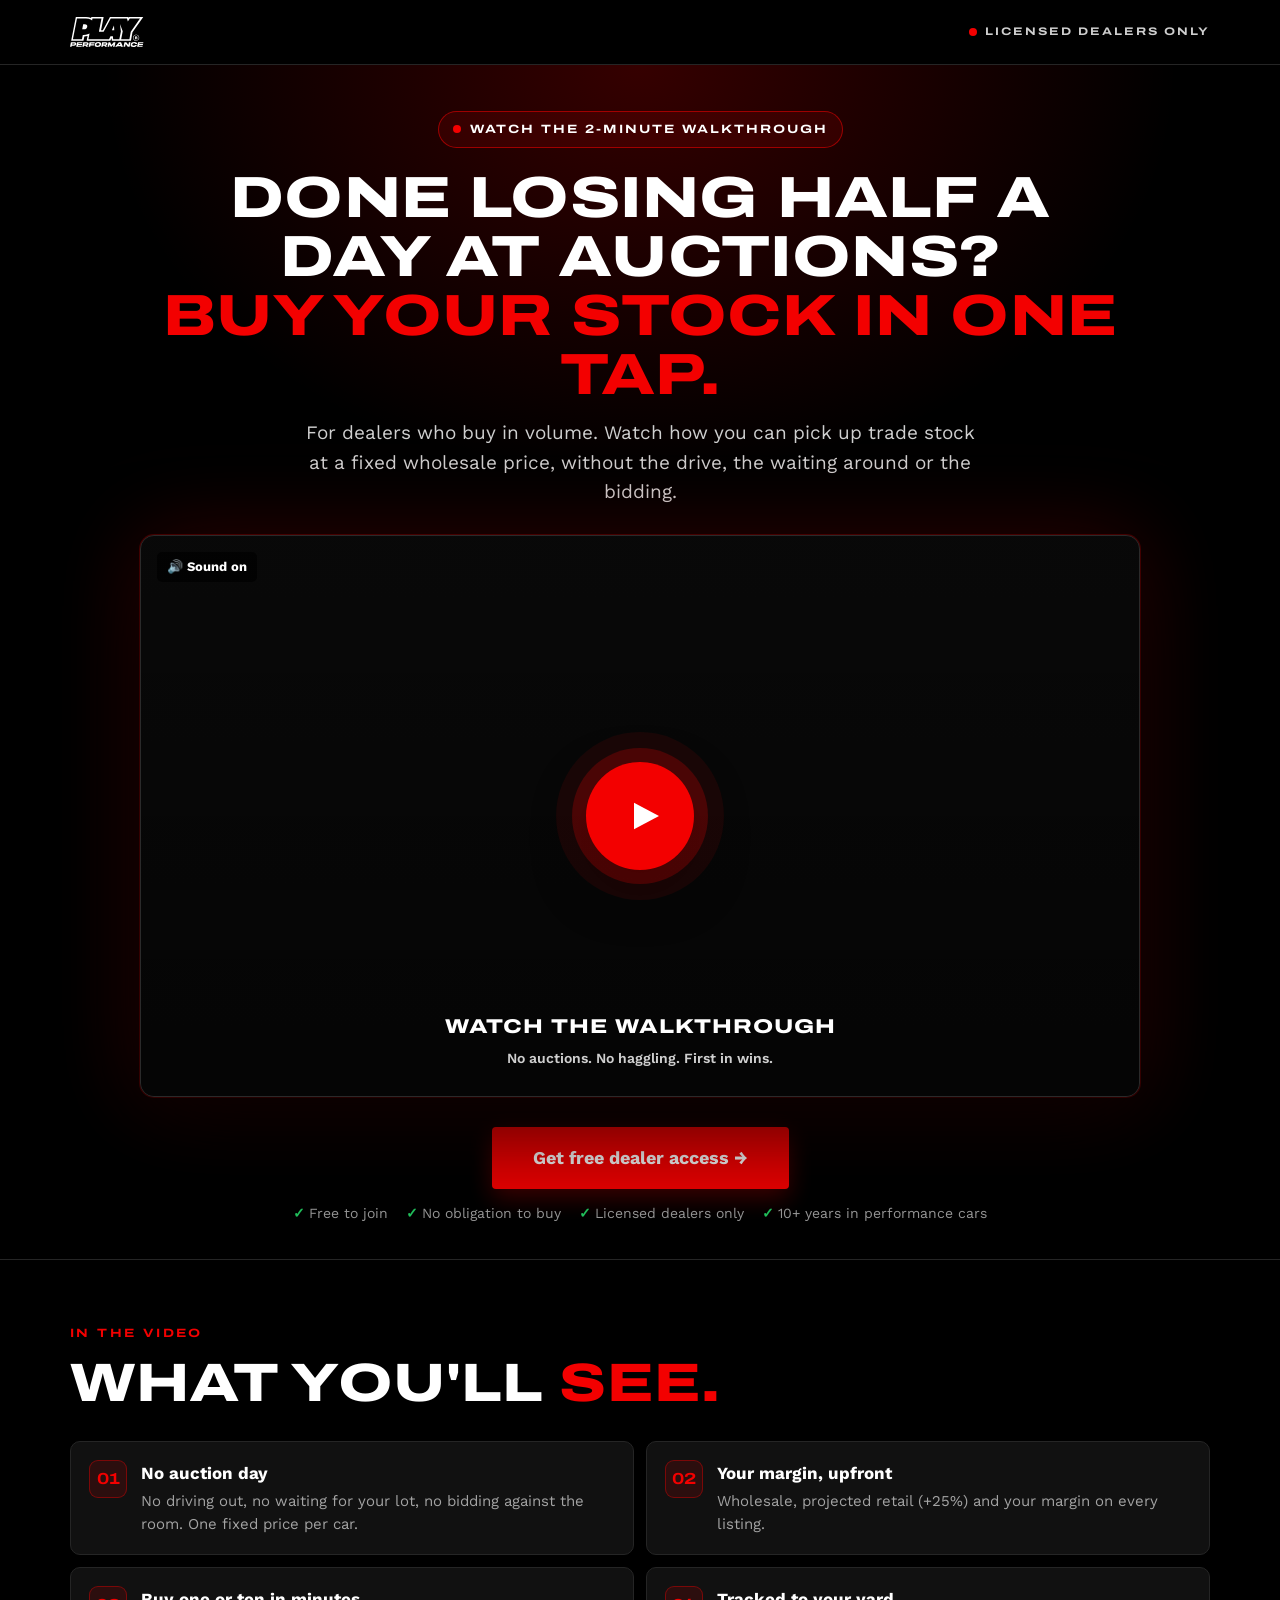
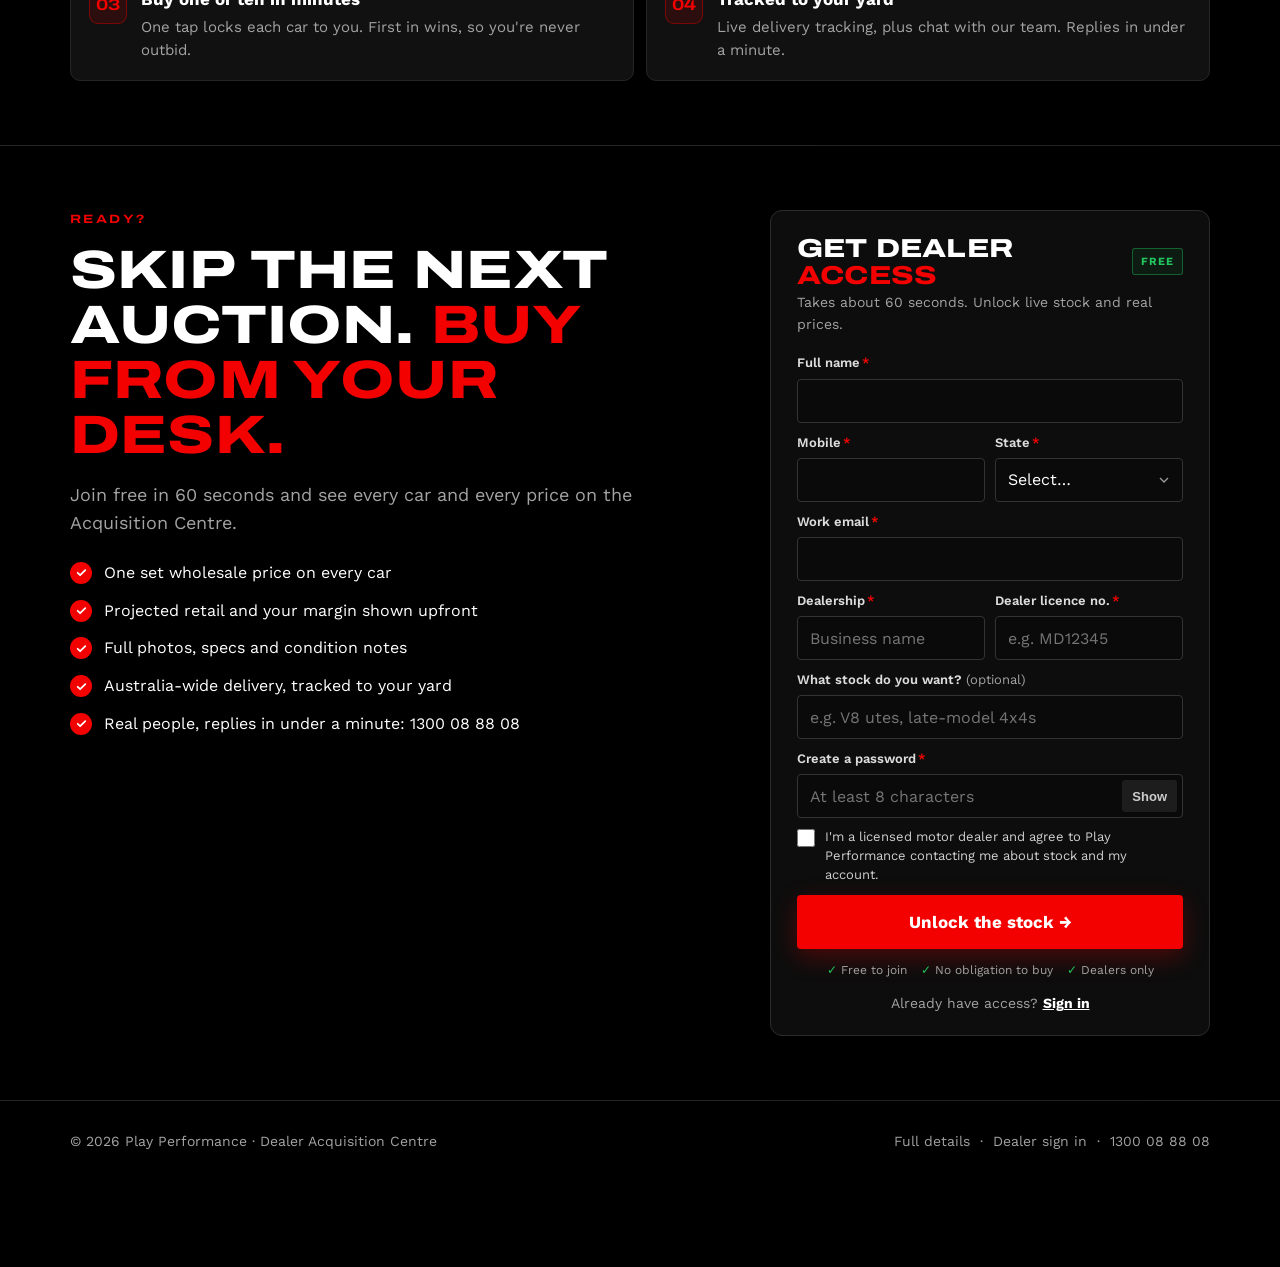
<file: vsl/index.html>
<!DOCTYPE html>
<html lang="en">
<head>
<meta charset="utf-8">
<meta name="viewport" content="width=device-width, initial-scale=1, viewport-fit=cover">
<meta name="theme-color" content="#000000">
<title>Watch: The Dealer Acquisition Centre in 2 minutes | Play Performance</title>
<meta name="description" content="Watch how licensed dealers get clean trade stock at a fixed wholesale price, with the margin worked out before they buy. Free to join.">
<meta property="og:title" content="Watch: clean trade stock, fixed price, your margin upfront">
<meta property="og:description" content="A 2-minute walkthrough of the Play Performance Dealer Acquisition Centre. Licensed dealers only.">
<meta property="og:image" content="https://playperformance.github.io/acquisition-centre/img/hero-early-access.jpg">
<link rel="icon" href="https://playperformance.com/wp-content/uploads/2023/07/cropped-playperffavi-32x32.png">
<link rel="preconnect" href="https://fonts.googleapis.com">
<link href="https://fonts.googleapis.com/css2?family=Work+Sans:wght@400;500;600;700&family=Archivo:wdth,wght@125,700;125,800&display=swap" rel="stylesheet">
<style>
:root{--red:#F30000;--red-d:#c80000;--bg:#000;--card:#111;--card2:#181818;--line:#252525;--text:#fff;--muted:#a3a3a3;--green:#22c55e;--head:"Archivo",Arial,sans-serif}
*{box-sizing:border-box}
html{scroll-behavior:smooth;scroll-padding-top:80px}
html,body{margin:0;background:var(--bg);color:var(--text)}
body{font-family:"Work Sans",Arial,sans-serif;-webkit-font-smoothing:antialiased;line-height:1.55;padding-bottom:84px}
@media(min-width:960px){body{padding-bottom:0}}
a{color:inherit}
.hx{font-family:var(--head);font-stretch:125%;font-weight:800;text-transform:uppercase;letter-spacing:.2px;line-height:1.02;margin:0}
.red{color:var(--red)}.muted{color:var(--muted)}.grn{color:var(--green)}
.wrap{max-width:1180px;margin:0 auto;padding:0 20px}
.btn{display:inline-flex;align-items:center;justify-content:center;gap:8px;min-height:52px;padding:0 26px;border-radius:4px;font-weight:700;font-size:16px;text-decoration:none;border:1.5px solid transparent;transition:background .15s,transform .15s,box-shadow .15s;cursor:pointer;font-family:inherit}
.btn:active{transform:scale(.98)}
.btn-red{background:var(--red);color:#fff;box-shadow:0 8px 24px rgba(243,0,0,.28)}.btn-red:hover{background:var(--red-d)}
.btn-ghost{border-color:rgba(255,255,255,.4);color:#fff;background:rgba(0,0,0,.25)}.btn-ghost:hover{border-color:#fff}
.kick{display:inline-flex;align-items:center;gap:8px;font-family:var(--head);font-stretch:125%;font-weight:700;font-size:12px;letter-spacing:2px;text-transform:uppercase}
.dot{width:8px;height:8px;border-radius:50%;background:var(--red);animation:pulse 1.8s infinite}
@keyframes pulse{0%{box-shadow:0 0 0 0 rgba(243,0,0,.7)}70%{box-shadow:0 0 0 10px rgba(243,0,0,0)}100%{box-shadow:0 0 0 0 rgba(243,0,0,0)}}

/* nav */
.nav{position:fixed;inset:0 0 auto;z-index:20;transition:background .25s,border-color .25s;border-bottom:1px solid transparent}
.nav.solid{background:rgba(0,0,0,.92);backdrop-filter:blur(10px);border-color:var(--line)}
.nav .wrap{display:flex;align-items:center;justify-content:space-between;height:68px}
.logo{display:flex;align-items:center;gap:12px;text-decoration:none;color:#fff}
.logo svg{height:34px;width:auto}
.logo span{font-family:var(--head);font-stretch:125%;font-weight:800;font-size:9px;letter-spacing:2px;line-height:1.25;border-left:2px solid var(--red);padding-left:10px;text-transform:uppercase}
.nav-r{display:flex;align-items:center;gap:18px}
.nav-r a.sl{font-weight:600;text-decoration:none;font-size:15px}.nav-r a.sl:hover{color:var(--red)}
.nav-r .btn{min-height:40px;padding:0 16px;font-size:14px;box-shadow:none}
@media(max-width:560px){.logo span{display:none}.nav-r .btn{display:none}}

/* hero */
.hero{position:relative;overflow:hidden}
.slides,.slide,.shade{position:absolute;inset:0}
.slides{bottom:auto;height:100svh;max-height:980px}
.slide{background-size:cover;background-position:center;opacity:0;transform:scale(1.08);transition:opacity 1.4s ease,transform 7s linear}
.slide.on{opacity:1;transform:scale(1)}
.shade{background:linear-gradient(180deg,rgba(0,0,0,.6) 0%,rgba(0,0,0,.35) 30%,rgba(0,0,0,.85) 72%,#000 100%)}
@media(min-width:960px){.shade{background:linear-gradient(90deg,rgba(0,0,0,.88) 0%,rgba(0,0,0,.55) 55%,rgba(0,0,0,.7) 100%),linear-gradient(180deg,transparent 70%,#000 100%)}}
.hero-g{position:relative;display:grid;grid-template-columns:minmax(0,1fr);gap:34px;padding-top:120px;padding-bottom:64px}
@media(min-width:960px){.hero-g{grid-template-columns:1.1fr 440px;gap:56px;align-items:center;min-height:100svh;padding-top:100px}}
.hero h1{font-size:clamp(38px,8.6vw,66px);margin:16px 0 18px}
.hero .lead{font-size:clamp(17px,2vw,20px);max-width:600px;color:#e7e7e7;margin:0 0 22px}
.hl{list-style:none;padding:0;margin:0 0 26px;display:grid;gap:10px}
.hl li{display:flex;gap:10px;font-weight:600;font-size:16px}
.hl li:before{content:"";flex:0 0 22px;height:22px;border-radius:50%;background:var(--red) url("data:image/svg+xml,%3Csvg xmlns='http://www.w3.org/2000/svg' viewBox='0 0 24 24' fill='none' stroke='white' stroke-width='3.2' stroke-linecap='round' stroke-linejoin='round'%3E%3Cpath d='M5 12.5l4.5 4.5L19 7.5'/%3E%3C/svg%3E") center/13px no-repeat;margin-top:1px}
.proof{display:flex;flex-wrap:wrap;gap:8px}
.proof span{font-size:13px;font-weight:600;padding:7px 12px;border-radius:999px;background:rgba(255,255,255,.08);border:1px solid rgba(255,255,255,.16);backdrop-filter:blur(6px)}
.mob-cta{margin-bottom:22px}
@media(min-width:960px){.mob-cta{display:none}}

/* form card */
.fcard{background:rgba(14,14,14,.94);border:1px solid #2c2c2c;border-radius:12px;padding:26px 22px 22px;box-shadow:0 30px 80px rgba(0,0,0,.6);backdrop-filter:blur(12px)}
@media(min-width:960px){.fcard{padding:24px 26px 20px}.fcard .fs{margin-bottom:14px}}
.fcard .ft{display:flex;align-items:center;justify-content:space-between;gap:10px;margin-bottom:4px}
.fcard h2.hx{font-size:clamp(22px,6vw,26px);margin:0}
.fcard .free{font-size:11px;font-weight:700;letter-spacing:1px;text-transform:uppercase;color:var(--green);border:1px solid rgba(34,197,94,.4);background:rgba(34,197,94,.08);padding:4px 8px;border-radius:3px;white-space:nowrap}
.fcard .fs{color:var(--muted);font-size:14px;margin:0 0 18px}
.fg{display:grid;gap:10px}
.two{display:grid;grid-template-columns:1fr 1fr;gap:10px}
.lbl{display:block;font-size:13px;font-weight:600;margin:0 0 5px;color:#ddd}
.lbl i{color:var(--red);font-style:normal;margin-left:2px}
.lbl em{color:var(--muted);font-style:normal;font-weight:400}
.inp{width:100%;height:44px;border-radius:4px;border:1px solid #333;background:#0a0a0a;color:#fff;padding:0 12px;font-size:16px;font-family:inherit;outline:none;transition:border-color .15s}
.inp:focus{border-color:var(--red)}
select.inp{appearance:none;background-image:url("data:image/svg+xml,%3Csvg xmlns='http://www.w3.org/2000/svg' viewBox='0 0 24 24' fill='none' stroke='%23999' stroke-width='2'%3E%3Cpath d='M6 9l6 6 6-6'/%3E%3C/svg%3E");background-repeat:no-repeat;background-position:right 10px center;background-size:16px;padding-right:32px}
.pw{position:relative}.pw .inp{padding-right:64px}
.pw button{position:absolute;right:6px;top:6px;height:32px;padding:0 10px;border:0;background:#1d1d1d;color:#ccc;border-radius:3px;font-size:13px;font-weight:600;cursor:pointer}
.check{display:flex;gap:10px;align-items:flex-start;font-size:13px;color:#cfcfcf;cursor:pointer;line-height:1.45}
.check input{width:18px;height:18px;margin:1px 0 0;accent-color:var(--red);flex:0 0 auto}
.err{color:#ff5c5c;font-size:14px;font-weight:600;min-height:0}
.err:empty{display:none}
.fcard .btn{width:100%;min-height:54px;font-size:17px}
.fnote{display:flex;justify-content:center;gap:14px;flex-wrap:wrap;font-size:12px;color:var(--muted);margin:12px 0 0}
.fnote span:before{content:"✓ ";color:var(--green)}
.fsw{text-align:center;font-size:14px;color:var(--muted);margin:14px 0 0}
.fsw a{color:#fff;font-weight:700}
.done{text-align:center;padding:16px 4px 6px}
.done .big{width:64px;height:64px;border-radius:50%;background:rgba(34,197,94,.12);border:2px solid var(--green);display:flex;align-items:center;justify-content:center;font-size:30px;margin:0 auto 16px}
.done p{color:#d4d4d4;margin:8px 0 18px}

/* sections */
section{padding:76px 0}
@media(min-width:960px){section{padding:104px 0}}
.rule{border-top:1px solid var(--line)}
.eyebrow{font-family:var(--head);font-stretch:125%;font-weight:700;font-size:12px;letter-spacing:2.4px;text-transform:uppercase;color:var(--red);margin:0 0 14px}
h2.hx{font-size:clamp(30px,5.6vw,54px);margin-bottom:18px}
.sub{font-size:18px;color:var(--muted);max-width:660px;margin:0}
.center{text-align:center}.center .sub{margin-left:auto;margin-right:auto}

/* pain */
.pains{display:grid;gap:12px;margin-top:36px}
@media(min-width:760px){.pains{grid-template-columns:repeat(2,1fr)}}
.pain{display:flex;gap:16px;background:var(--card);border:1px solid var(--line);border-left:3px solid #3a3a3a;border-radius:8px;padding:20px}
.pain .x{flex:0 0 30px;height:30px;border-radius:50%;background:#1f1f1f;color:#ff5c5c;display:flex;align-items:center;justify-content:center;font-weight:800}
.pain h3{margin:0 0 4px;font-size:17px}.pain p{margin:0;color:var(--muted);font-size:15px}
.fix{margin-top:28px;display:flex;align-items:center;gap:14px;flex-wrap:wrap;font-family:var(--head);font-stretch:125%;font-weight:800;text-transform:uppercase;font-size:clamp(20px,3vw,28px)}
.fix .arr{color:var(--red)}

/* calculator */
.calc{display:grid;gap:28px;margin-top:38px;background:linear-gradient(135deg,#140000 0%,#0b0b0b 55%);border:1px solid #3a0d0d;border-radius:14px;padding:26px 22px}
@media(min-width:900px){.calc{grid-template-columns:1fr 1fr;gap:48px;padding:40px}}
.rng{margin-bottom:26px}
.rng .top{display:flex;justify-content:space-between;align-items:baseline;margin-bottom:10px}
.rng .top b{font-family:var(--head);font-stretch:125%;font-weight:800;font-size:24px}
input[type=range]{width:100%;accent-color:var(--red);height:28px}
.out{display:grid;gap:1px;background:#2a0f0f;border-radius:10px;overflow:hidden;align-self:start}
.out div{background:#0d0d0d;padding:16px 20px;display:flex;justify-content:space-between;align-items:baseline;gap:12px}
.out .l{color:var(--muted);font-size:14px}
.out .v{font-family:var(--head);font-stretch:125%;font-weight:800;font-size:22px}
.out .yr{background:#170404}
.out .yr .v{font-size:clamp(30px,5vw,42px);color:var(--green)}
.calc .disc{font-size:12px;color:var(--muted);margin:14px 0 0}

/* comparison */
.cmp{margin-top:38px;border:1px solid var(--line);border-radius:12px;overflow:hidden}
.cmp table{width:100%;border-collapse:collapse;font-size:15px}
.cmp th,.cmp td{padding:15px 14px;border-bottom:1px solid var(--line);text-align:center;vertical-align:middle}
.cmp tr:last-child td{border-bottom:0}
.cmp th{font-size:13px;font-weight:700;color:var(--muted);background:#0b0b0b}
.cmp th.us{background:var(--red);color:#fff}
.cmp td:first-child,.cmp th:first-child{text-align:left;font-weight:600}
.cmp td.us{background:rgba(243,0,0,.07);font-weight:700}
.y{color:var(--green);font-weight:800;font-size:18px}.n{color:#666;font-weight:800;font-size:18px}.s{color:#c9a227;font-size:13px;font-weight:600}
@media(max-width:620px){.cmp th,.cmp td{padding:12px 8px;font-size:13px}.cmp th{font-size:11px}}

/* stock teaser */
.stock-head{display:flex;flex-wrap:wrap;align-items:flex-end;justify-content:space-between;gap:16px;margin-bottom:28px}
.rail{display:grid;grid-auto-flow:column;grid-auto-columns:78%;gap:14px;overflow-x:auto;scroll-snap-type:x mandatory;padding-bottom:6px;scrollbar-width:none}
.rail::-webkit-scrollbar{display:none}
@media(min-width:640px){.rail{grid-auto-columns:46%}}
@media(min-width:1000px){.rail{grid-auto-flow:row;grid-template-columns:repeat(3,1fr);overflow:visible}}
.car{scroll-snap-align:start;background:var(--card);border:1px solid var(--line);border-radius:10px;overflow:hidden;text-decoration:none;color:#fff;transition:border-color .2s,transform .2s}
.car:hover{border-color:#444;transform:translateY(-2px)}
.car .im{aspect-ratio:3/2;background:#222 center/cover;position:relative}
.car .im b{position:absolute;left:10px;top:10px;background:var(--red);font-size:11px;letter-spacing:1px;text-transform:uppercase;padding:4px 8px;border-radius:3px}
.car .cb{padding:14px 16px 16px}
.car h3{margin:0;font-size:17px}
.car .meta{color:var(--muted);font-size:13px;margin:2px 0 12px}
.lock{display:flex;align-items:center;justify-content:space-between;gap:10px;border-top:1px solid var(--line);padding-top:12px}
.lock .blur{font-family:var(--head);font-stretch:125%;font-weight:800;font-size:20px;filter:blur(7px);user-select:none}
.lock .lk{font-size:13px;font-weight:700;color:var(--red);white-space:nowrap}

/* steps */
.steps{display:grid;gap:14px;margin-top:38px;counter-reset:s}
@media(min-width:760px){.steps{grid-template-columns:repeat(2,1fr)}}
@media(min-width:1100px){.steps{grid-template-columns:repeat(4,1fr)}}
.step{position:relative;background:var(--card);border:1px solid var(--line);border-radius:10px;padding:24px 22px}
.step:before{counter-increment:s;content:"0" counter(s);font-family:var(--head);font-stretch:125%;font-weight:800;font-size:42px;color:var(--red);line-height:1;display:block;margin-bottom:14px}
.step h3{margin:0 0 6px;font-size:18px}.step p{margin:0;color:var(--muted);font-size:15px}
.step .t{position:absolute;right:18px;top:24px;font-size:12px;font-weight:700;color:var(--muted);border:1px solid var(--line);border-radius:999px;padding:3px 9px}

/* split + tracking */
.split{display:grid;gap:40px;align-items:center}
@media(min-width:900px){.split{grid-template-columns:1fr 1fr;gap:64px}}
.ticks{list-style:none;padding:0;margin:24px 0 0;display:grid;gap:13px}
.ticks li{display:flex;gap:12px;font-size:16px}
.ticks li:before{content:"";flex:0 0 22px;height:22px;border-radius:50%;background:var(--red) url("data:image/svg+xml,%3Csvg xmlns='http://www.w3.org/2000/svg' viewBox='0 0 24 24' fill='none' stroke='white' stroke-width='3.2' stroke-linecap='round' stroke-linejoin='round'%3E%3Cpath d='M5 12.5l4.5 4.5L19 7.5'/%3E%3C/svg%3E") center/13px no-repeat;margin-top:1px}
.track{background:var(--card);border:1px solid var(--line);border-radius:12px;padding:22px}
.track h4{margin:0 0 2px;font-size:17px}.track .tm{color:var(--muted);font-size:13px;margin:0 0 18px}
.tl{list-style:none;margin:0;padding:0}
.tl li{position:relative;padding:0 0 18px 32px;font-size:15px}.tl li:last-child{padding-bottom:0}
.tl li:before{content:"";position:absolute;left:6px;top:4px;width:12px;height:12px;border-radius:50%;background:#333;border:2px solid #333}
.tl li:after{content:"";position:absolute;left:12px;top:20px;bottom:0;width:2px;background:#2a2a2a}
.tl li:last-child:after{display:none}
.tl li.done:before{background:var(--red);border-color:var(--red)}.tl li.done:after{background:var(--red)}
.tl li.now:before{background:#000;border-color:var(--red);box-shadow:0 0 0 4px rgba(243,0,0,.2)}
.tl li small{display:block;color:var(--muted);font-size:13px}
.chatb{margin-top:18px;border-top:1px solid var(--line);padding-top:16px;display:grid;gap:8px}
.bub{max-width:82%;padding:9px 13px;border-radius:14px;font-size:14px}
.bub.me{justify-self:end;background:var(--red);border-bottom-right-radius:4px}
.bub.them{background:#222;border-bottom-left-radius:4px}

/* why PP */
.stats{display:grid;grid-template-columns:repeat(2,1fr);gap:1px;background:var(--line);border:1px solid var(--line);border-radius:12px;overflow:hidden;margin-top:38px}
@media(min-width:900px){.stats{grid-template-columns:repeat(4,1fr)}}
.stat{background:#0a0a0a;padding:26px 20px}
.stat b{display:block;font-family:var(--head);font-stretch:125%;font-weight:800;font-size:clamp(28px,4vw,40px);line-height:1;margin-bottom:8px}
.stat span{color:var(--muted);font-size:14px}

/* faq */
.faq{margin-top:30px;border-top:1px solid var(--line)}
.faq details{border-bottom:1px solid var(--line)}
.faq summary{list-style:none;cursor:pointer;padding:20px 40px 20px 0;font-weight:700;font-size:17px;position:relative}
.faq summary::-webkit-details-marker{display:none}
.faq summary:after{content:"+";position:absolute;right:4px;top:14px;font-size:28px;font-weight:400;color:var(--red);transition:transform .2s}
.faq details[open] summary:after{transform:rotate(45deg)}
.faq p{margin:0 0 20px;color:var(--muted);max-width:760px}

/* final */
.final{position:relative;overflow:hidden;text-align:center;padding:100px 0}
.final .bgimg{position:absolute;inset:0;background:url("https://playperformance.com/wp-content/uploads/2026/11/PP67036-1024x683.jpg") center/cover;opacity:.3}
.final:after{content:"";position:absolute;inset:0;background:radial-gradient(ellipse at center,rgba(0,0,0,.3),#000 75%)}
.final .wrap{position:relative;z-index:1}
.final h2{margin-left:auto;margin-right:auto;max-width:860px}
.final .sub{margin:0 auto 30px}
.final .ctas{display:flex;flex-wrap:wrap;gap:12px;justify-content:center}
@media(max-width:560px){.final .ctas .btn{flex:1 1 100%}}
footer{border-top:1px solid var(--line);padding:30px 0;color:var(--muted);font-size:14px}
footer .wrap{display:flex;flex-wrap:wrap;gap:12px 28px;justify-content:space-between;align-items:center}
footer a{text-decoration:none}footer a:hover{color:#fff}

.mcta{position:fixed;left:0;right:0;bottom:0;z-index:30;padding:12px 16px calc(12px + env(safe-area-inset-bottom));background:rgba(0,0,0,.94);backdrop-filter:blur(10px);border-top:1px solid var(--line);transform:translateY(110%);transition:transform .3s}
.mcta.show{transform:none}
.mcta .btn{width:100%;min-height:50px}
@media(min-width:960px){.mcta{display:none}}

.rv{opacity:0;transform:translateY(22px);transition:opacity .7s ease,transform .7s ease}
.rv.in{opacity:1;transform:none}
@media(prefers-reduced-motion:reduce){.rv{opacity:1;transform:none}.slide{transition:opacity .5s}.dot{animation:none}html{scroll-behavior:auto}}

body{padding-bottom:84px}
.topb{position:sticky;top:0;z-index:20;background:rgba(0,0,0,.92);backdrop-filter:blur(10px);border-bottom:1px solid var(--line)}
.topb .wrap{display:flex;align-items:center;justify-content:space-between;height:64px}
.topb .logo svg{height:30px}
.topb .ld{display:inline-flex;align-items:center;gap:8px;font-family:var(--head);font-stretch:125%;font-weight:700;font-size:11px;letter-spacing:2px;text-transform:uppercase;color:#cfcfcf}
.vhero{position:relative;padding:46px 0 34px;text-align:center;overflow:hidden;background:radial-gradient(ellipse 60% 50% at 50% 0%,rgba(243,0,0,.22),transparent 70%)}
.vhero .wrap{max-width:1040px}
.pre{display:inline-flex;align-items:center;gap:9px;font-family:var(--head);font-stretch:125%;font-weight:700;font-size:12px;letter-spacing:2px;text-transform:uppercase;padding:8px 14px;border-radius:999px;border:1px solid rgba(243,0,0,.55);background:rgba(243,0,0,.1)}
.vhero h1{font-size:clamp(30px,5.4vw,58px);margin:20px auto 14px;max-width:960px}
.vhero .lead{font-size:clamp(16px,2vw,19px);color:#cfcfcf;max-width:680px;margin:0 auto 28px}
.vid{position:relative;aspect-ratio:16/9;border-radius:14px;overflow:hidden;background:#0d0d0d;border:1px solid #2a2a2a;box-shadow:0 40px 100px rgba(0,0,0,.7),0 0 0 1px rgba(243,0,0,.25),0 0 90px rgba(243,0,0,.22);cursor:pointer}
.vid .poster{position:absolute;inset:0;background:url("https://playperformance.com/wp-content/uploads/2026/11/PP67281-1024x683.jpg") center/cover}
.vid .poster:after{content:"";position:absolute;inset:0;background:linear-gradient(180deg,rgba(0,0,0,.35),rgba(0,0,0,.65))}
.vid .play{position:absolute;left:50%;top:50%;transform:translate(-50%,-50%);width:108px;height:108px;border-radius:50%;background:#F30000;display:flex;align-items:center;justify-content:center;box-shadow:0 0 0 14px rgba(243,0,0,.22),0 0 0 30px rgba(243,0,0,.08),0 20px 50px rgba(0,0,0,.5);transition:transform .2s}
.vid:hover .play{transform:translate(-50%,-50%) scale(1.06)}
.vid .play svg{width:40px;margin-left:7px}
.vid .vt{position:absolute;left:0;right:0;bottom:26px;text-align:center;font-family:var(--head);font-stretch:125%;font-weight:800;text-transform:uppercase;font-size:clamp(14px,2vw,20px);letter-spacing:1px}
.vid .vt span{display:block;font-family:"Work Sans",Arial;font-weight:600;text-transform:none;letter-spacing:0;font-size:14px;color:#cfcfcf;margin-top:6px}
.vid .dur{position:absolute;right:16px;top:16px;background:rgba(0,0,0,.7);border-radius:5px;padding:5px 9px;font-size:13px;font-weight:700}
.vid .snd{position:absolute;left:16px;top:16px;display:flex;align-items:center;gap:7px;background:rgba(0,0,0,.7);border-radius:5px;padding:5px 10px;font-size:13px;font-weight:700}
.vid iframe,.vid video{position:absolute;inset:0;width:100%;height:100%;border:0;background:#000}
.vcta{margin:30px auto 0;display:flex;flex-direction:column;align-items:center;gap:14px}
.vcta .btn{min-height:62px;padding:0 40px;font-size:18px}
.vcta .tr{display:flex;flex-wrap:wrap;justify-content:center;gap:8px 18px;font-size:14px;color:#9a9a9a}
.vcta .tr span:before{content:"\2713  ";color:var(--green);font-weight:700}
.see{display:grid;gap:12px;margin-top:30px}
@media(min-width:760px){.see{grid-template-columns:repeat(2,1fr)}}
.see div{display:flex;gap:14px;background:var(--card);border:1px solid var(--line);border-radius:10px;padding:18px}
.see b{flex:0 0 38px;height:38px;border-radius:9px;background:rgba(243,0,0,.12);border:1px solid rgba(243,0,0,.4);display:flex;align-items:center;justify-content:center;font-family:var(--head);font-stretch:125%;color:var(--red)}
.see h3{margin:0 0 3px;font-size:17px}.see p{margin:0;color:var(--muted);font-size:15px}
.jg{display:grid;gap:34px;align-items:start}
@media(min-width:960px){.jg{grid-template-columns:1fr 440px;gap:56px}}
@media(max-width:640px){.vid .play{width:72px;height:72px;box-shadow:0 0 0 9px rgba(243,0,0,.22),0 12px 30px rgba(0,0,0,.5)}.vid .play svg{width:28px;margin-left:5px}.vid .vt{bottom:14px;font-size:13px}.vid .vt span{display:none}.vid .snd{font-size:11px;padding:4px 8px}.vhero{padding-top:30px!important}}
.toast{position:fixed;left:50%;bottom:100px;transform:translateX(-50%) translateY(20px);opacity:0;background:#fff;color:#000;font-weight:700;font-size:15px;padding:12px 18px;border-radius:10px;box-shadow:0 20px 40px rgba(0,0,0,.5);transition:.3s;z-index:40;pointer-events:none}
.toast.on{opacity:1;transform:translateX(-50%)}
</style>
</head>
<body>
<header class="topb"><div class="wrap"><a class="logo" href="#top" aria-label="Play Performance"><svg xmlns="http://www.w3.org/2000/svg" viewBox="0 0 123 50" fill="none" aria-label="Play Performance"><path d="M71.7053 21.9331H71.8022H71.9908H72.0878H73.8296L73.2783 14.3462L69.7695 21.9331H70.0532H71.7053Z" fill="currentColor"/><path d="M23.8652 32.6092C25.6922 32.5235 27.5044 32.2419 29.2704 31.7692L27.7099 39.7432H67.1782L69.3331 35.0704L69.6743 39.7432H101.615L104.129 25.568L122.124 0H98.5639L97.5978 1.42679L97.1489 0H66.6215L54.6781 21.9886H51.7421L56.0447 0H35.4872L35.1963 1.51418C32.8026 0.508293 29.9743 0 26.7707 0H9.69693L8.98762 3.59194L6.02825 18.7052L1.91245 39.7503H22.4681L23.8652 32.6092ZM21.3404 29.9625L19.9038 37.2748H4.86821L11.6363 2.6895H26.4852C29.6457 2.6895 32.3518 3.22454 34.5283 4.29463C35.3515 4.68809 36.1259 5.17528 36.8358 5.74639L37.4338 2.68414H52.4766L48.1668 24.6709H56.0088L67.9486 2.6895H94.8737L96.4306 7.57089L99.7222 2.6895H116.642L101.279 24.5158L99.02 37.2748H85.2594L87.8919 23.8256L83.2338 11.5195L84.823 23.97L82.2174 37.2748H71.9297L71.549 32.0439H67.4781L65.0574 37.2748H30.6656L32.5996 27.3979C31.9298 27.7747 31.2378 28.1112 30.5274 28.4056C28.0277 29.4364 25.1905 29.9572 22.0875 29.9572L21.3404 29.9625Z" fill="currentColor"/><path d="M109.624 35.37H110.398C110.55 35.37 110.757 35.3932 110.818 35.4948C110.915 35.714 110.954 35.9538 110.933 36.1922C110.929 36.3114 110.936 36.4308 110.953 36.5489C110.969 36.6866 111.009 36.8206 111.071 36.9448L111.15 37.1035H112.7L112.321 36.6416C112.259 36.5481 112.221 36.441 112.21 36.3295C112.173 36.1246 112.156 35.9169 112.158 35.7088C112.162 35.5369 112.139 35.3653 112.089 35.2005C112.047 35.0625 111.974 34.9362 111.874 34.8314L111.834 34.7886L111.863 34.7618C111.98 34.6417 112.072 34.4999 112.134 34.3445C112.207 34.1526 112.242 33.9485 112.237 33.7434C112.237 33.2209 112.018 32.3416 110.592 32.3167H108.335V37.0982H109.624V35.37ZM109.624 33.4884H110.507C110.584 33.4881 110.661 33.4947 110.737 33.508C110.77 33.5125 110.802 33.5254 110.829 33.5455L110.859 33.5651C110.879 33.5772 110.895 33.5945 110.906 33.615C110.931 33.691 110.942 33.7707 110.938 33.8504C110.938 34.1447 110.831 34.2446 110.518 34.2446H109.62L109.624 33.4884Z" fill="currentColor"/><path d="M110.152 39.8019C111.176 39.8019 112.177 39.5003 113.028 38.9353C113.879 38.3704 114.543 37.5673 114.935 36.6278C115.327 35.6882 115.429 34.6544 115.229 33.657C115.03 32.6596 114.537 31.7434 113.813 31.0243C113.088 30.3052 112.166 29.8155 111.162 29.6171C110.157 29.4187 109.117 29.5205 108.171 29.9097C107.225 30.2989 106.416 30.9579 105.847 31.8035C105.278 32.649 104.975 33.6431 104.975 34.6601C104.976 36.0234 105.522 37.3304 106.493 38.2943C107.463 39.2583 108.779 39.8005 110.152 39.8019ZM110.152 30.2014C111.04 30.2014 111.908 30.4629 112.646 30.9528C113.384 31.4427 113.96 32.1391 114.299 32.9538C114.639 33.7685 114.728 34.665 114.555 35.53C114.382 36.3949 113.954 37.1893 113.326 37.8129C112.698 38.4364 111.898 38.8611 111.028 39.0331C110.157 39.2052 109.254 39.1169 108.434 38.7794C107.613 38.4419 106.912 37.8705 106.419 37.1372C105.926 36.404 105.662 35.5419 105.662 34.6601C105.662 33.4776 106.135 32.3435 106.977 31.5073C107.819 30.6711 108.961 30.2014 110.152 30.2014Z" fill="currentColor"/><path d="M24.6176 12.1384H21.9635L20.3581 20.3425L20.324 20.5208H23.1972C24.781 20.5101 26.038 20.1534 26.9359 19.424C27.6772 18.844 28.232 18.0618 28.5323 17.1732C28.6145 16.9316 28.6811 16.6849 28.7316 16.4348C28.9848 15.1383 28.7549 14.0842 28.0582 13.3102C27.392 12.5326 26.232 12.1384 24.6104 12.1384" fill="currentColor"/><path d="M7.92096 42.0083H4.14993V41.9958H1.52816V42.0083L1.12233 44.0611L0.79012 45.7608L0.384286 47.8261L0 49.7808H2.61638L2.99887 47.8189H6.77887C8.49918 47.8189 10.1548 46.5081 10.4691 44.9101C10.7833 43.3121 9.64306 42.0012 7.92096 42.0012M7.85272 44.9101C7.79153 45.1488 7.6528 45.3608 7.45803 45.5133C7.26325 45.6658 7.02328 45.7503 6.77528 45.7537H3.41188L3.74589 44.054H7.12186C7.23122 44.0488 7.34034 44.0685 7.44087 44.1115C7.5414 44.1546 7.63069 44.22 7.7019 44.3026C7.77311 44.3852 7.82437 44.4829 7.85176 44.5881C7.87914 44.6934 7.88193 44.8035 7.8599 44.9101" fill="currentColor"/><path d="M20.4443 43.9505L20.8268 41.9958H14.5005H13.6277H11.8841L10.3577 49.7683L10.3523 49.7915H19.2968L19.3004 49.7683L19.5949 48.2701L19.6847 47.8154H13.3566L13.5433 46.8719H19.4333L19.4351 46.8665H19.8715L20.254 44.9118H18.8156V44.9172H13.9258L14.1162 43.9505H20.4443Z" fill="currentColor"/><path d="M28.3994 42.0083H24.6284V41.9958H22.0067V42.0083L21.6044 44.0611L21.2704 45.7608L20.8646 47.8261L20.4803 49.7879H23.0967L23.4792 47.8261H25.9932L27.0526 49.7879H30.1054L28.597 47.5657C29.7588 47.1109 30.707 46.1014 30.9314 44.9243C31.2475 43.3192 30.1054 42.0155 28.3833 42.0155M28.315 44.9243C28.2533 45.1628 28.1144 45.3744 27.9198 45.5269C27.7251 45.6793 27.4854 45.764 27.2376 45.7679H23.8832L24.2172 44.0683H27.5824C27.6926 44.0613 27.803 44.0798 27.9049 44.1221C28.0068 44.1644 28.0975 44.2295 28.17 44.3124C28.2424 44.3952 28.2947 44.4935 28.3226 44.5996C28.3506 44.7058 28.3535 44.8169 28.3312 44.9243" fill="currentColor"/><path d="M40.9497 44.0058L41.3448 41.9958H35.207H32.6247H32.5906L31.0607 49.7915H33.6752L34.1332 47.4604H39.8472L39.8903 47.2375L40.1973 45.6716L40.2404 45.4505H34.5282L34.8119 44.0058H40.9497Z" fill="currentColor"/><path d="M47.2959 41.7852C43.884 41.7852 41.8171 42.9284 41.2353 45.8872C40.9875 47.1517 41.1365 48.097 41.6681 48.7515C42.3702 49.6183 43.7367 50 45.6833 50C49.0952 50 51.1495 48.8567 51.7331 45.8979C51.9827 44.621 51.8319 43.6882 51.3004 43.0319C50.6 42.1562 49.2425 41.7834 47.2959 41.7834M49.1168 45.8855C48.9372 46.795 47.9639 47.8277 46.1071 47.8277C45.1123 47.8277 44.491 47.5388 44.1552 47.1286C44.0127 46.9568 43.9114 46.7553 43.8588 46.539C43.8063 46.3227 43.8038 46.0974 43.8517 45.8801C44.0312 44.9688 45.0045 43.9361 46.8703 43.9361C47.8544 43.9361 48.4865 44.225 48.8241 44.6352C48.9631 44.8087 49.0616 45.0107 49.1122 45.2267C49.1628 45.4426 49.1644 45.6671 49.1168 45.8837" fill="currentColor"/><path d="M59.9359 42.0083H56.1649V41.9958H53.5432V42.0083L53.1391 44.0611L52.8051 45.7608L52.3993 47.8261L52.0168 49.7879H54.6314L55.0156 47.8261H57.5297L58.5874 49.7879H61.6509L60.1425 47.5657C61.3043 47.1109 62.2524 46.1014 62.4769 44.9243C62.7947 43.3192 61.6527 42.0155 59.9306 42.0155M59.8623 44.9243C59.8006 45.1628 59.6617 45.3744 59.4671 45.5269C59.2724 45.6793 59.0327 45.764 58.7849 45.7679H55.4197L55.7537 44.0683H59.1189C59.2291 44.0613 59.3395 44.0798 59.4414 44.1221C59.5433 44.1644 59.634 44.2295 59.7065 44.3124C59.7789 44.3952 59.8312 44.4935 59.8591 44.5996C59.8871 44.7058 59.89 44.8169 59.8677 44.9243" fill="currentColor"/><path d="M73.1544 41.9958H72.8958L69.0476 46.6276L67.004 41.9958H66.7472H64.1309L62.6027 49.7808H65.2191L65.9733 45.9374L67.7708 49.7683H68.4298H69.0781L72.3786 45.9374L71.6244 49.7808H74.2516L75.7815 41.9958H73.1544Z" fill="currentColor"/><path d="M81.3932 41.9958L75.1944 49.7683H78.2471L79.1827 48.593H84.7171L85.2002 49.7683H88.2529L85.1068 41.9958H81.3932ZM80.8276 46.5277L82.8585 43.9844L83.8803 46.5277H80.8276Z" fill="currentColor"/><path d="M98.2515 41.9958L97.2943 46.8719L93.8465 41.9958H90.7273L89.201 49.7683L89.1992 49.7808H91.8263L92.7871 44.894L96.2331 49.7683H96.7251L96.7233 49.7808H99.3397L99.3415 49.7683L100.868 41.9958H99.1242H98.2515Z" fill="currentColor"/><path d="M107.205 41.7854C103.793 41.7854 101.726 42.9286 101.144 45.8874C100.895 47.1519 101.046 48.0971 101.577 48.7517C102.278 49.6167 103.646 50.0001 105.591 50.0001C108.71 50.0001 110.71 49.0335 111.47 46.5919H108.735C108.291 47.2571 107.395 47.8403 106.02 47.8403C105.025 47.8403 104.404 47.5514 104.068 47.1412C103.925 46.9696 103.824 46.7681 103.771 46.5519C103.718 46.3356 103.715 46.1102 103.763 45.8927C103.942 44.9814 104.915 43.9487 106.783 43.9487C107.767 43.9487 108.399 44.2377 108.737 44.6479C108.865 44.8054 108.958 44.9876 109.012 45.1829H111.752C111.831 44.2609 111.648 43.551 111.213 43.0285C110.513 42.1528 109.153 41.78 107.209 41.78" fill="currentColor"/><path d="M121.939 43.9505L122.321 41.9958H115.995H115.122H113.379L111.852 49.7683L111.847 49.7915H120.791L120.795 49.7683L121.09 48.2701L121.179 47.8154H114.851L115.038 46.8719H119.858H120.928H121.364L121.749 44.9172H121.312H120.31H115.42L115.611 43.9505H121.939Z" fill="currentColor"/></svg></a><span class="ld"><span class="dot"></span>Licensed dealers only</span></div></header>

<main id="top">
<section class="vhero" style="padding-top:46px">
  <div class="wrap">
    <span class="pre"><span class="dot"></span>Watch the 2-minute walkthrough</span>
    <h1 class="hx">Done losing half a day at auctions?<br><span class="red">Buy your stock in one tap.</span></h1>
    <p class="lead">For dealers who buy in volume. Watch how you can pick up trade stock at a fixed wholesale price, without the drive, the waiting around or the bidding.</p>
    <div class="vid" id="vid" role="button" tabindex="0" aria-label="Play the 2-minute walkthrough video">
      <div class="poster"></div>
      <div class="snd">&#128266; Sound on</div>
      <div class="play"><svg viewBox="0 0 24 24" fill="#fff"><path d="M6 4l15 8-15 8z"/></svg></div>
      <div class="vt">Watch the walkthrough<span>No auctions. No haggling. First in wins.</span></div>
    </div>
    <div class="vcta">
      <a class="btn btn-red" href="#join">Get free dealer access &rarr;</a>
      <div class="tr"><span>Free to join</span><span>No obligation to buy</span><span>Licensed dealers only</span><span>10+ years in performance cars</span></div>
    </div>
  </div>
</section>

<section class="rule" style="padding:64px 0">
  <div class="wrap">
    <p class="eyebrow">In the video</p>
    <h2 class="hx">What you'll <span class="red">see.</span></h2>
    <div class="see">
      <div><b>01</b><span><h3>No auction day</h3><p>No driving out, no waiting for your lot, no bidding against the room. One fixed price per car.</p></span></div>
      <div><b>02</b><span><h3>Your margin, upfront</h3><p>Wholesale, projected retail (+25%) and your margin on every listing.</p></span></div>
      <div><b>03</b><span><h3>Buy one or ten in minutes</h3><p>One tap locks each car to you. First in wins, so you're never outbid.</p></span></div>
      <div><b>04</b><span><h3>Tracked to your yard</h3><p>Live delivery tracking, plus chat with our team. Replies in under a minute.</p></span></div>
    </div>
  </div>
</section>

<section class="rule" style="padding:64px 0">
  <div class="wrap jg">
    <div>
      <p class="eyebrow">Ready?</p>
      <h2 class="hx">Skip the next auction. <span class="red">Buy from your desk.</span></h2>
      <p class="sub" style="margin-bottom:22px">Join free in 60 seconds and see every car and every price on the Acquisition Centre.</p>
      <ul class="ticks">
        <li>One set wholesale price on every car</li>
        <li>Projected retail and your margin shown upfront</li>
        <li>Full photos, specs and condition notes</li>
        <li>Australia-wide delivery, tracked to your yard</li>
        <li>Real people, replies in under a minute: 1300 08 88 08</li>
      </ul>
    </div>
    <div class="fcard" id="join">
        <div id="fWrap">
          <div class="ft"><h2 class="hx">Get dealer <span class="red">access</span></h2><span class="free">Free</span></div>
          <p class="fs">Takes about 60 seconds. Unlock live stock and real prices.</p>
          <form id="jf" class="fg" novalidate>
            <div><label class="lbl" for="jName">Full name<i>*</i></label><input id="jName" class="inp" autocomplete="name"></div>
            <div class="two">
              <div><label class="lbl" for="jPhone">Mobile<i>*</i></label><input id="jPhone" class="inp" type="tel" inputmode="tel" autocomplete="tel"></div>
              <div><label class="lbl" for="jState">State<i>*</i></label><select id="jState" class="inp"><option value="">Select…</option><option>QLD</option><option>NSW</option><option>VIC</option><option>SA</option><option>WA</option><option>TAS</option><option>NT</option><option>ACT</option></select></div>
            </div>
            <div><label class="lbl" for="jEmail">Work email<i>*</i></label><input id="jEmail" class="inp" type="email" inputmode="email" autocomplete="email"></div>
            <div class="two">
              <div><label class="lbl" for="jDealer">Dealership<i>*</i></label><input id="jDealer" class="inp" autocomplete="organization" placeholder="Business name"></div>
              <div><label class="lbl" for="jLic">Dealer licence no.<i>*</i></label><input id="jLic" class="inp" autocapitalize="characters" placeholder="e.g. MD12345"></div>
            </div>
            <div><label class="lbl" for="jLook">What stock do you want? <em>(optional)</em></label><input id="jLook" class="inp" placeholder="e.g. V8 utes, late-model 4x4s"></div>
            <div><label class="lbl" for="jPw">Create a password<i>*</i></label><div class="pw"><input id="jPw" class="inp" type="password" autocomplete="new-password" placeholder="At least 8 characters"><button type="button" id="jEye">Show</button></div></div>
            <label class="check"><input type="checkbox" id="jOk"><span>I'm a licensed motor dealer and agree to Play Performance contacting me about stock and my account.</span></label>
            <div class="err" id="jErr"></div>
            <button class="btn btn-red" type="submit" id="jGo">Unlock the stock →</button>
          </form>
          <div class="fnote"><span>Free to join</span><span>No obligation to buy</span><span>Dealers only</span></div>
          <p class="fsw">Already have access? <a href="../#signin">Sign in</a></p>
        </div>
      </div>
  </div>
</section>
</main>

<footer><div class="wrap"><span>&copy; <span id="yr">2026</span> Play Performance &middot; Dealer Acquisition Centre</span><span><a href="../join/">Full details</a> &nbsp;&middot;&nbsp; <a href="../#signin">Dealer sign in</a> &nbsp;&middot;&nbsp; <a href="tel:1300088808">1300 08 88 08</a></span></div></footer>
<div class="mcta" id="mcta"><a class="btn btn-red" href="#join">Get free dealer access &rarr;</a></div>
<div class="toast" id="toast">The walkthrough video is coming shortly. Grab access below in the meantime.</div>

<script src="../config.js?v=7"></script>
<script type="module">
// ===== VIDEO: paste a YouTube or Vimeo link, or an .mp4 URL, between the quotes =====
const VIDEO_URL = '';
// ===================================================================================
document.getElementById('yr').textContent=new Date().getFullYear();
const $=id=>document.getElementById(id);
const embed=u=>{let m;
  if((m=u.match(/(?:youtu\.be\/|v=|shorts\/|embed\/)([\w-]{11})/)))return `<iframe src="https://www.youtube.com/embed/${m[1]}?autoplay=1&rel=0&modestbranding=1&playsinline=1" allow="autoplay; encrypted-media; picture-in-picture" allowfullscreen></iframe>`;
  if((m=u.match(/vimeo\.com\/(?:video\/)?(\d+)/)))return `<iframe src="https://player.vimeo.com/video/${m[1]}?autoplay=1" allow="autoplay; fullscreen; picture-in-picture" allowfullscreen></iframe>`;
  return `<video src="${u}" controls autoplay playsinline></video>`};
const play=()=>{const v=$('vid');
  if(VIDEO_URL){v.innerHTML=embed(VIDEO_URL);v.style.cursor='default';v.onclick=null;return}
  const t=$('toast');t.classList.add('on');setTimeout(()=>t.classList.remove('on'),3200);$('join').scrollIntoView({behavior:'smooth',block:'start'})};
$('vid').onclick=play;$('vid').onkeydown=e=>{if(e.key==='Enter'||e.key===' ')play()};
// sticky CTA hidden while form visible or near top
const mc=$('mcta');let fv=false;
const onS=()=>mc.classList.toggle('show',scrollY>innerHeight*.6&&!fv);
new IntersectionObserver(es=>{fv=es[0].isIntersecting;onS()},{threshold:.15}).observe($('join'));
addEventListener('scroll',onS,{passive:true});onS();
// password toggle
$('jEye').onclick=()=>{const i=$('jPw');i.type=i.type==='password'?'text':'password';$('jEye').textContent=i.type==='password'?'Show':'Hide'};
// sign-up
const APP=new URL('../',location.href).href;
let sb=null;
const getSb=async()=>{if(sb)return sb;const C=window.PP_CONFIG||{};const {createClient}=await import('https://esm.sh/@supabase/supabase-js@2');sb=createClient(C.url,C.key,{auth:{persistSession:true}});return sb};
getSb().catch(()=>{});
$('jf').onsubmit=async e=>{
  e.preventDefault();
  const g=id=>($(id).value||'').trim(),er=$('jErr'),btn=$('jGo');
  const fail=t=>{er.textContent=t;btn.disabled=false;btn.textContent='Unlock the stock →'};
  er.textContent='';
  if(!g('jName'))return fail('Enter your full name.');
  if(g('jPhone').replace(/\D/g,'').length<8)return fail('Enter your mobile number.');
  if(!g('jState'))return fail('Select your state.');
  if(!/^\S+@\S+\.\S+$/.test(g('jEmail')))return fail('Enter a valid email.');
  if(!g('jDealer'))return fail('Enter your dealership name.');
  if(g('jLic').length<3)return fail('Enter your dealer licence number.');
  if($('jPw').value.length<8)return fail('Password needs at least 8 characters.');
  if(!$('jOk').checked)return fail('Tick the box to confirm you are a licensed dealer.');
  btn.disabled=true;btn.textContent='Unlocking…';
  try{
    const c=await getSb();
    const {data,error}=await c.auth.signUp({email:g('jEmail'),password:$('jPw').value,options:{emailRedirectTo:APP,data:{name:g('jName'),phone:g('jPhone'),dealership:g('jDealer'),licence:g('jLic').toUpperCase(),state:g('jState'),suburb:'',looking_for:g('jLook')}}});
    if(error)throw error;
    if(data.session){location.href=APP;return}
    const em=g('jEmail').replace(/[<>&"]/g,'');
    $('fWrap').innerHTML=`<div class="done"><div class="big">✓</div><h2 class="hx">You're <span class="red">in.</span></h2><p>We've sent a confirmation link to <b>${em}</b>. Tap it, then sign in to see every car and every price.</p><a class="btn btn-red" href="../#signin" style="width:100%">Go to sign in →</a><p class="fsw" style="margin-top:14px">No email? Check your junk folder or call 1300 08 88 08.</p></div>`;
    $('join').scrollIntoView({block:'center'});
  }catch(x){const m=x?.message||'';fail(/already registered|already been registered/i.test(m)?'That email already has an account. Sign in instead.':/rate limit/i.test(m)?'Too many attempts. Please wait a few minutes and try again.':/password/i.test(m)?m:'Something went wrong. Please try again or call 1300 08 88 08.')}
};
</script>
</body>
</html>
</file>
